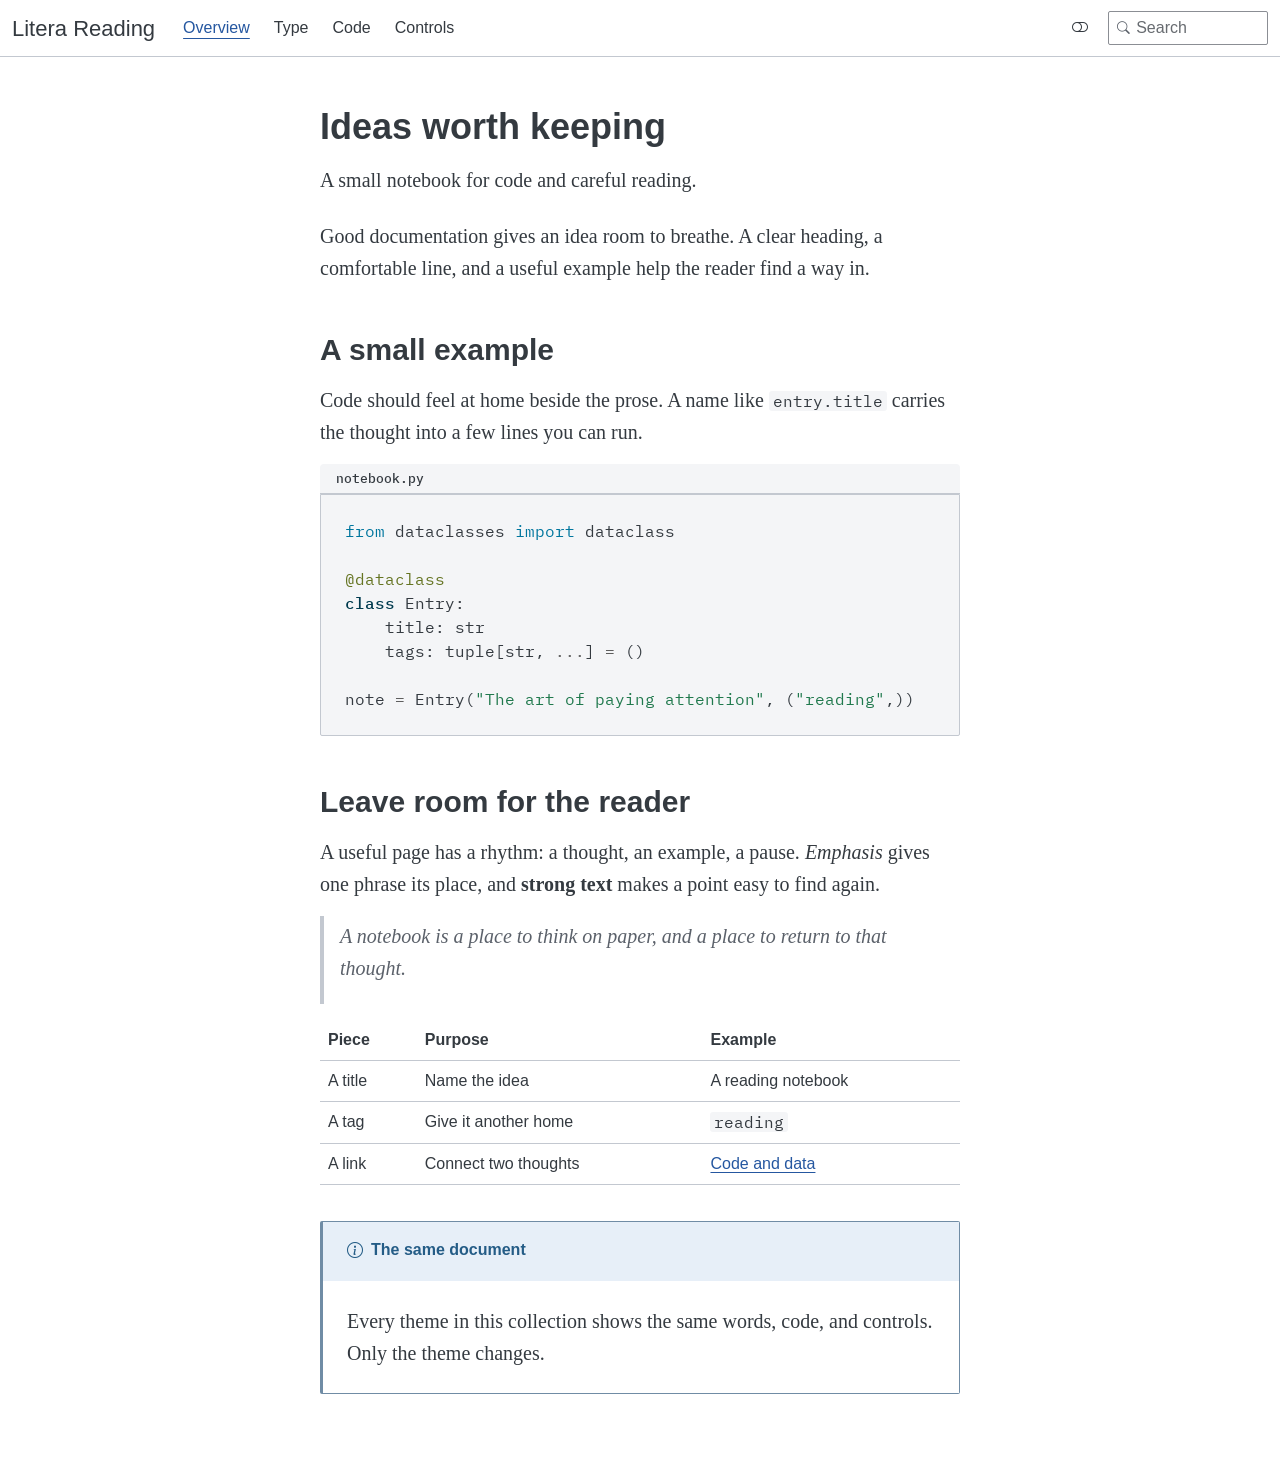
<file: index.html>
<!doctype html><html lang="en"><head><meta charset="utf-8"><meta name="generator" content="smalldocs-0.3.1"><meta name="viewport" content="width=device-width, initial-scale=1.0, user-scalable=yes"><title>Ideas worth keeping – Litera Reading</title><link rel="stylesheet" href="site_libs/themes/litera-reading/litera-reading-light.css" data-mode="light" class="quarto-color-scheme" id="quarto-bootstrap-light" media="not all and (prefers-color-scheme: dark)"><link rel="stylesheet" href="site_libs/themes/litera-reading/litera-reading-dark.css" data-mode="dark" class="quarto-color-scheme quarto-color-alternate" id="quarto-bootstrap-dark" media="(prefers-color-scheme: dark)"><link rel="stylesheet" href="site_libs/bootstrap-icons/bootstrap-icons.min.css"><link rel="stylesheet" href="site_libs/smalldocs.css"><meta name="smalldocs:offset" content="./"><script src="site_libs/bootstrap/bootstrap.bundle.min.js"></script><script src="site_libs/fuse/fuse.min.js"></script><script src="site_libs/smalldocs.js" defer></script><script>(function(){var d=document.documentElement,s=null;try{s=localStorage.getItem('smalldocs-scheme')}catch(e){}var alt=s?s==='alternate':!!(window.matchMedia&&matchMedia('(prefers-color-scheme: dark)').matches);var ls=document.querySelectorAll('link.quarto-color-scheme');if(alt)d.dataset.scheme='alternate';if(s)ls.forEach(function(l){var on=l.classList.contains('quarto-color-alternate')===alt;if(on)l.setAttribute('blocking','render');l.media=on?'all':'not all'});var on=ls[alt?1:0];if(on&&on.dataset.mode==='dark')d.classList.add('quarto-dark')})();</script></head><body class="nav-fixed fullcontent"><header id="quarto-header" class="headroom sticky-top"><nav class="navbar navbar-expand-lg sd-navbar-default"><div class="navbar-container container-fluid"><div class="navbar-brand-container mx-auto"><a class="navbar-brand" href="index.html"><span class="navbar-title">Litera Reading</span></a></div><button class="navbar-toggler" type="button" data-bs-toggle="collapse" data-bs-target="#navbarCollapse" aria-controls="navbarCollapse" aria-expanded="false" aria-label="Toggle navigation"><span class="navbar-toggler-icon"></span></button><div class="collapse navbar-collapse" id="navbarCollapse"><ul class="navbar-nav navbar-nav-scroll me-auto"><li class="nav-item"><a class="nav-link active" href="index.html" aria-current="page"><span class="menu-text">Overview</span></a></li><li class="nav-item"><a class="nav-link" href="typography.html"><span class="menu-text">Type</span></a></li><li class="nav-item"><a class="nav-link" href="code.html"><span class="menu-text">Code</span></a></li><li class="nav-item"><a class="nav-link" href="components.html"><span class="menu-text">Controls</span></a></li></ul><ul class="navbar-nav navbar-nav-scroll ms-auto"><li class="nav-item compact"><a class="quarto-color-scheme-toggle nav-link" href="" title="Toggle dark mode" onclick="window.smalldocsToggleScheme(); return false;"><i class="bi"></i></a></li></ul><div class="quarto-navbar-tools"><div class="smalldocs-search" id="quarto-search"><i class="bi bi-search" aria-hidden="true"></i><input type="search" class="form-control form-control-sm" placeholder="Search" aria-label="Search" autocomplete="off"><div class="smalldocs-search-results dropdown-menu"></div></div></div></div></div></nav></header><div id="quarto-content" class="quarto-container page-columns page-rows-contents page-layout-article"><main class="content" id="quarto-document-content"><header id="title-block-header" class="quarto-title-block default"><div class="quarto-title"><h1 class="title">Ideas worth keeping</h1><p class="subtitle lead">A small notebook for code and careful reading.</p></div><div class="quarto-title-meta"></div></header><p>Good documentation gives an idea room to breathe. A clear heading, a comfortable
line, and a useful example help the reader find a way in.</p>
<section id="a-small-example" class="level2">
<h2 class="anchored" data-anchor-id="a-small-example">A small example</h2>
<p>Code should feel at home beside the prose. A name like <code>entry.title</code> carries
the thought into a few lines you can run.</p>
<div class="code-with-filename"><div class="code-with-filename-file"><pre><strong>notebook.py</strong></pre></div><div class="code-copy-outer-scaffold"><div class="sourceCode" id="cb1"><pre class="sourceCode python code-with-copy"><code class="sourceCode python"><span class="im">from</span> dataclasses <span class="im">import</span> dataclass

<span class="at">@dataclass</span>
<span class="kw">class</span> Entry:
    title: <span class="bu">str</span>
    tags: <span class="bu">tuple</span>[<span class="bu">str</span>, <span class="op">.</span><span class="op">.</span><span class="op">.</span>] <span class="op">=</span> ()

note <span class="op">=</span> Entry(<span class="st">&quot;</span><span class="st">The art of paying attention</span><span class="st">&quot;</span>, (<span class="st">&quot;</span><span class="st">reading</span><span class="st">&quot;</span>,))</code></pre></div><button title="Copy to Clipboard" class="code-copy-button"><i class="bi"></i></button></div></div>
</section>
<section id="leave-room-for-the-reader" class="level2">
<h2 class="anchored" data-anchor-id="leave-room-for-the-reader">Leave room for the reader</h2>
<p>A useful page has a rhythm: a thought, an example, a pause. <em>Emphasis</em> gives
one phrase its place, and <strong>strong text</strong> makes a point easy to find again.</p>
<blockquote>
<p>A notebook is a place to think on paper, and a place to return to that thought.</p>
</blockquote>
<div class="sd-table">
<table class="caption-top table">
<thead>
<tr>
<th style="text-align:left">Piece</th>
<th style="text-align:left">Purpose</th>
<th style="text-align:left">Example</th>
</tr>
</thead>
<tbody>
<tr>
<td style="text-align:left">A title</td>
<td style="text-align:left">Name the idea</td>
<td style="text-align:left">A reading notebook</td>
</tr>
<tr>
<td style="text-align:left">A tag</td>
<td style="text-align:left">Give it another home</td>
<td style="text-align:left"><code>reading</code></td>
</tr>
<tr>
<td style="text-align:left">A link</td>
<td style="text-align:left">Connect two thoughts</td>
<td style="text-align:left"><a href="code.html">Code and data</a></td>
</tr>
</tbody>
</table>
</div>
<div class="callout callout-style-default callout-note callout-titled"><div class="callout-header d-flex align-content-center"><div class="callout-icon-container"><i class="callout-icon"></i></div><div class="callout-title-container flex-fill">The same document</div></div><div class="callout-body-container callout-body">
<p>Every theme in this collection shows the same words, code, and controls.
Only the theme changes.</p>
</div></div>
</section>
</main></div><script>
document.addEventListener('DOMContentLoaded', () => {
  const desired = new URLSearchParams(location.search).get('mode');
  const paired = document.querySelectorAll('link.quarto-color-scheme').length > 1;
  if (paired && ['light','dark'].includes(desired) &&
      (document.documentElement.dataset.scheme === 'alternate') !== (desired === 'dark')) {
    window.smalldocsToggleScheme();
  }
  if (parent !== window) {
    // Navigation within a specimen can be applied to all cards by the gallery.
    document.addEventListener('click', event => {
      const link = event.target.closest('a[href]');
      if (!link) return;
      const url = new URL(link.href, location.href);
      const page = url.pathname.split('/').pop();
      if (url.origin === location.origin && ['index.html','typography.html','code.html','components.html'].includes(page) && !url.hash) {
        event.preventDefault();
        parent.postMessage({type:'specimen-page',page}, location.origin);
      }
    });
  }
});
</script>
</body></html>
</file>
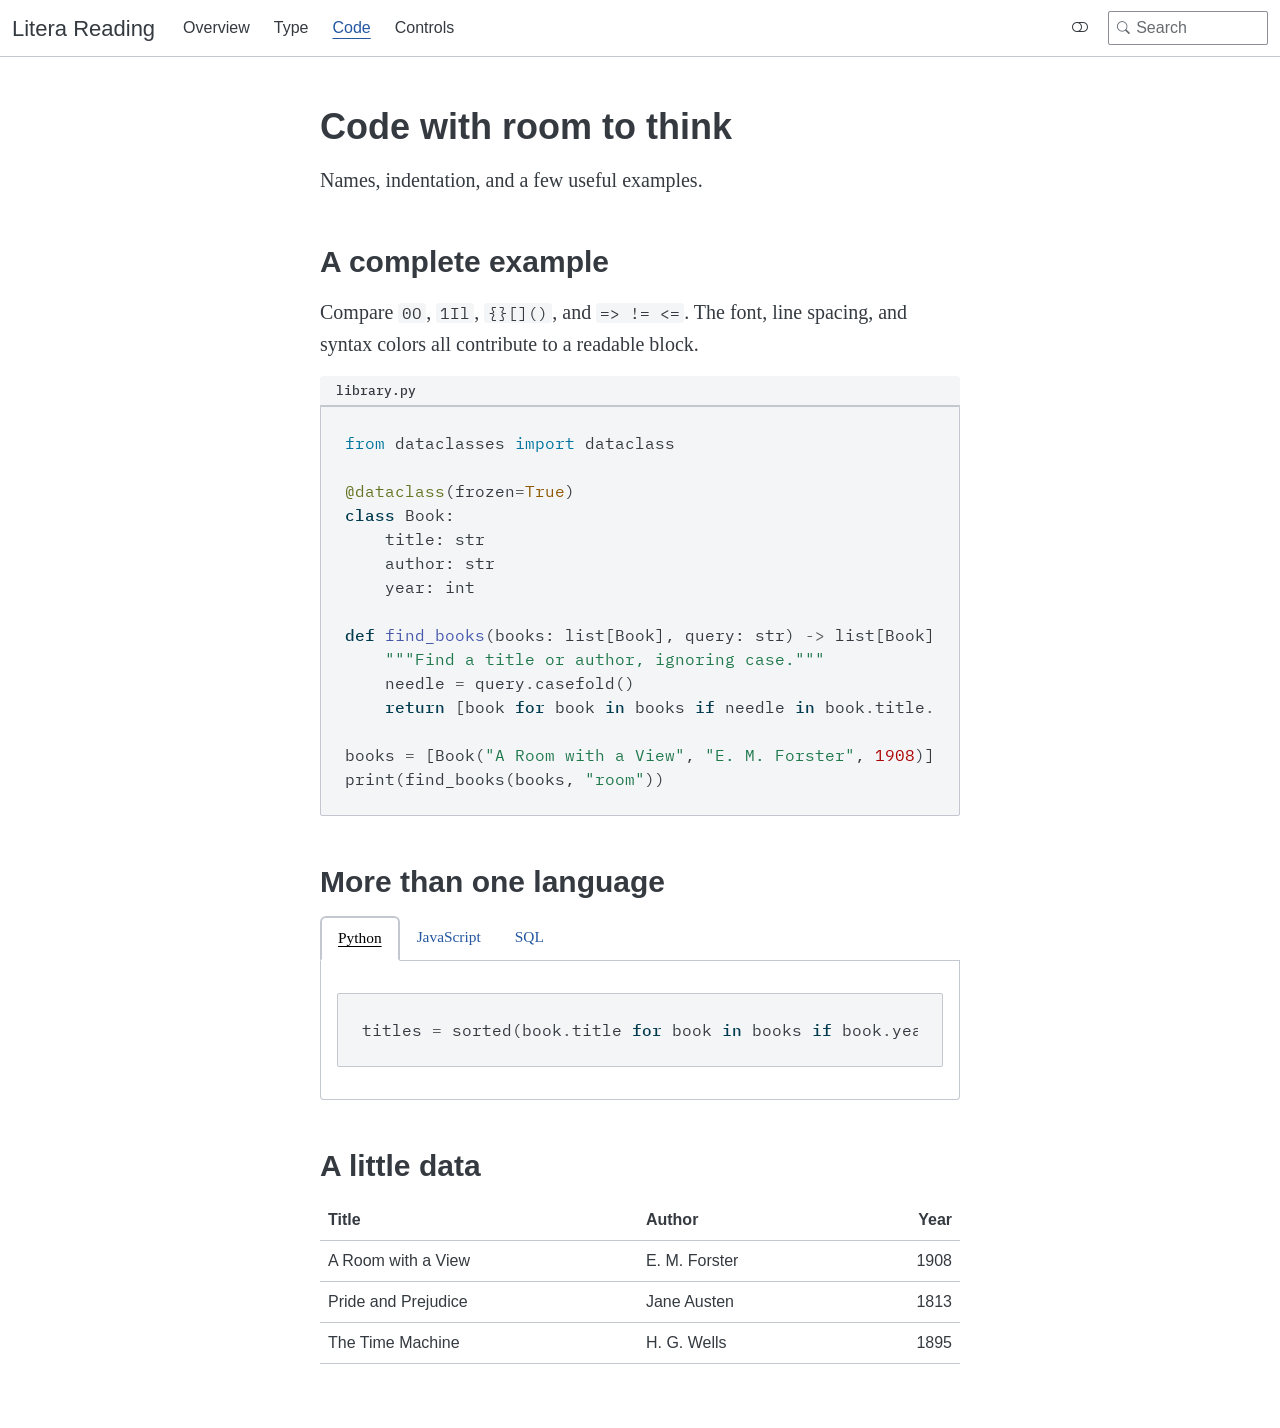
<file: code.html>
<!doctype html><html lang="en"><head><meta charset="utf-8"><meta name="generator" content="smalldocs-0.3.1"><meta name="viewport" content="width=device-width, initial-scale=1.0, user-scalable=yes"><title>Code with room to think – Litera Reading</title><link rel="stylesheet" href="site_libs/themes/litera-reading/litera-reading-light.css" data-mode="light" class="quarto-color-scheme" id="quarto-bootstrap-light" media="not all and (prefers-color-scheme: dark)"><link rel="stylesheet" href="site_libs/themes/litera-reading/litera-reading-dark.css" data-mode="dark" class="quarto-color-scheme quarto-color-alternate" id="quarto-bootstrap-dark" media="(prefers-color-scheme: dark)"><link rel="stylesheet" href="site_libs/bootstrap-icons/bootstrap-icons.min.css"><link rel="stylesheet" href="site_libs/smalldocs.css"><meta name="smalldocs:offset" content="./"><script src="site_libs/bootstrap/bootstrap.bundle.min.js"></script><script src="site_libs/fuse/fuse.min.js"></script><script src="site_libs/smalldocs.js" defer></script><script>(function(){var d=document.documentElement,s=null;try{s=localStorage.getItem('smalldocs-scheme')}catch(e){}var alt=s?s==='alternate':!!(window.matchMedia&&matchMedia('(prefers-color-scheme: dark)').matches);var ls=document.querySelectorAll('link.quarto-color-scheme');if(alt)d.dataset.scheme='alternate';if(s)ls.forEach(function(l){var on=l.classList.contains('quarto-color-alternate')===alt;if(on)l.setAttribute('blocking','render');l.media=on?'all':'not all'});var on=ls[alt?1:0];if(on&&on.dataset.mode==='dark')d.classList.add('quarto-dark')})();</script></head><body class="nav-fixed fullcontent"><header id="quarto-header" class="headroom sticky-top"><nav class="navbar navbar-expand-lg sd-navbar-default"><div class="navbar-container container-fluid"><div class="navbar-brand-container mx-auto"><a class="navbar-brand" href="index.html"><span class="navbar-title">Litera Reading</span></a></div><button class="navbar-toggler" type="button" data-bs-toggle="collapse" data-bs-target="#navbarCollapse" aria-controls="navbarCollapse" aria-expanded="false" aria-label="Toggle navigation"><span class="navbar-toggler-icon"></span></button><div class="collapse navbar-collapse" id="navbarCollapse"><ul class="navbar-nav navbar-nav-scroll me-auto"><li class="nav-item"><a class="nav-link" href="index.html"><span class="menu-text">Overview</span></a></li><li class="nav-item"><a class="nav-link" href="typography.html"><span class="menu-text">Type</span></a></li><li class="nav-item"><a class="nav-link active" href="code.html" aria-current="page"><span class="menu-text">Code</span></a></li><li class="nav-item"><a class="nav-link" href="components.html"><span class="menu-text">Controls</span></a></li></ul><ul class="navbar-nav navbar-nav-scroll ms-auto"><li class="nav-item compact"><a class="quarto-color-scheme-toggle nav-link" href="" title="Toggle dark mode" onclick="window.smalldocsToggleScheme(); return false;"><i class="bi"></i></a></li></ul><div class="quarto-navbar-tools"><div class="smalldocs-search" id="quarto-search"><i class="bi bi-search" aria-hidden="true"></i><input type="search" class="form-control form-control-sm" placeholder="Search" aria-label="Search" autocomplete="off"><div class="smalldocs-search-results dropdown-menu"></div></div></div></div></div></nav></header><div id="quarto-content" class="quarto-container page-columns page-rows-contents page-layout-article"><main class="content" id="quarto-document-content"><header id="title-block-header" class="quarto-title-block default"><div class="quarto-title"><h1 class="title">Code with room to think</h1><p class="subtitle lead">Names, indentation, and a few useful examples.</p></div><div class="quarto-title-meta"></div></header><section id="a-complete-example" class="level2">
<h2 class="anchored" data-anchor-id="a-complete-example">A complete example</h2>
<p>Compare <code>0O</code>, <code>1Il</code>, <code>{}[]()</code>, and <code>=&gt; != &lt;=</code>. The font, line spacing, and
syntax colors all contribute to a readable block.</p>
<div class="code-with-filename"><div class="code-with-filename-file"><pre><strong>library.py</strong></pre></div><div class="code-copy-outer-scaffold"><div class="sourceCode" id="cb1"><pre class="sourceCode python code-with-copy"><code class="sourceCode python"><span class="im">from</span> dataclasses <span class="im">import</span> dataclass

<span class="at">@dataclass</span>(frozen<span class="op">=</span><span class="cn">True</span>)
<span class="kw">class</span> Book:
    title: <span class="bu">str</span>
    author: <span class="bu">str</span>
    year: <span class="bu">int</span>

<span class="kw">def</span> <span class="fu">find_books</span>(books: <span class="bu">list</span>[Book], query: <span class="bu">str</span>) <span class="op">-</span><span class="op">&gt;</span> <span class="bu">list</span>[Book]:
    <span class="st">&quot;&quot;&quot;Find a title or author, ignoring case.&quot;&quot;&quot;</span>
    needle <span class="op">=</span> query<span class="op">.</span>casefold()
    <span class="cf">return</span> [book <span class="cf">for</span> book <span class="kw">in</span> books <span class="cf">if</span> needle <span class="kw">in</span> book<span class="op">.</span>title<span class="op">.</span>casefold()]

books <span class="op">=</span> [Book(<span class="st">&quot;</span><span class="st">A Room with a View</span><span class="st">&quot;</span>, <span class="st">&quot;</span><span class="st">E. M. Forster</span><span class="st">&quot;</span>, <span class="dv">1908</span>)]
<span class="bu">print</span>(find_books(books, <span class="st">&quot;</span><span class="st">room</span><span class="st">&quot;</span>))</code></pre></div><button title="Copy to Clipboard" class="code-copy-button"><i class="bi"></i></button></div></div>
</section>
<section id="more-than-one-language" class="level2">
<h2 class="anchored" data-anchor-id="more-than-one-language">More than one language</h2>
<div class="panel-tabset"><ul class="nav nav-tabs" role="tablist"><li class="nav-item" role="presentation"><a class="nav-link active" id="tabset-1-1-tab" data-bs-toggle="tab" data-bs-target="#tabset-1-1" role="tab" aria-controls="tabset-1-1" aria-selected="true" href="">Python</a></li><li class="nav-item" role="presentation"><a class="nav-link" id="tabset-1-2-tab" data-bs-toggle="tab" data-bs-target="#tabset-1-2" role="tab" aria-controls="tabset-1-2" aria-selected="false" href="">JavaScript</a></li><li class="nav-item" role="presentation"><a class="nav-link" id="tabset-1-3-tab" data-bs-toggle="tab" data-bs-target="#tabset-1-3" role="tab" aria-controls="tabset-1-3" aria-selected="false" href="">SQL</a></li></ul><div class="tab-content">
<div id="tabset-1-1" class="tab-pane active" role="tabpanel" aria-labelledby="tabset-1-1-tab">
<div class="code-copy-outer-scaffold"><div class="sourceCode" id="cb2"><pre class="sourceCode python code-with-copy"><code class="sourceCode python">titles <span class="op">=</span> <span class="bu">sorted</span>(book<span class="op">.</span>title <span class="cf">for</span> book <span class="kw">in</span> books <span class="cf">if</span> book<span class="op">.</span>year <span class="op">&lt;</span> <span class="dv">1920</span>)</code></pre></div><button title="Copy to Clipboard" class="code-copy-button"><i class="bi"></i></button></div>
</div>
<div id="tabset-1-2" class="tab-pane" role="tabpanel" aria-labelledby="tabset-1-2-tab">
<div class="code-copy-outer-scaffold"><div class="sourceCode" id="cb3"><pre class="sourceCode javascript code-with-copy"><code class="sourceCode javascript"><span class="kw">const</span> titles <span class="op">=</span> books.filter(book =&gt; book.year <span class="op">&lt;</span> <span class="fl">1920</span>)
  .map(book =&gt; book.title).sort();</code></pre></div><button title="Copy to Clipboard" class="code-copy-button"><i class="bi"></i></button></div>
</div>
<div id="tabset-1-3" class="tab-pane" role="tabpanel" aria-labelledby="tabset-1-3-tab">
<div class="code-copy-outer-scaffold"><div class="sourceCode" id="cb4"><pre class="sourceCode sql code-with-copy"><code class="sourceCode sql"><span class="kw">SELECT</span> title, author <span class="kw">FROM</span> books <span class="kw">WHERE</span> <span class="kw">year</span> <span class="op">&lt;</span> <span class="dv">1920</span> <span class="kw">ORDER</span> <span class="kw">BY</span> title;</code></pre></div><button title="Copy to Clipboard" class="code-copy-button"><i class="bi"></i></button></div>
</div>
</div></div>
</section>
<section id="a-little-data" class="level2">
<h2 class="anchored" data-anchor-id="a-little-data">A little data</h2>
<div class="sd-table">
<table class="caption-top table">
<thead>
<tr>
<th style="text-align:left">Title</th>
<th style="text-align:left">Author</th>
<th style="text-align:right">Year</th>
</tr>
</thead>
<tbody>
<tr>
<td style="text-align:left">A Room with a View</td>
<td style="text-align:left">E. M. Forster</td>
<td style="text-align:right">1908</td>
</tr>
<tr>
<td style="text-align:left">Pride and Prejudice</td>
<td style="text-align:left">Jane Austen</td>
<td style="text-align:right">1813</td>
</tr>
<tr>
<td style="text-align:left">The Time Machine</td>
<td style="text-align:left">H. G. Wells</td>
<td style="text-align:right">1895</td>
</tr>
</tbody>
</table>
</div>
</section>
</main></div><script>
document.addEventListener('DOMContentLoaded', () => {
  const desired = new URLSearchParams(location.search).get('mode');
  const paired = document.querySelectorAll('link.quarto-color-scheme').length > 1;
  if (paired && ['light','dark'].includes(desired) &&
      (document.documentElement.dataset.scheme === 'alternate') !== (desired === 'dark')) {
    window.smalldocsToggleScheme();
  }
  if (parent !== window) {
    // Navigation within a specimen can be applied to all cards by the gallery.
    document.addEventListener('click', event => {
      const link = event.target.closest('a[href]');
      if (!link) return;
      const url = new URL(link.href, location.href);
      const page = url.pathname.split('/').pop();
      if (url.origin === location.origin && ['index.html','typography.html','code.html','components.html'].includes(page) && !url.hash) {
        event.preventDefault();
        parent.postMessage({type:'specimen-page',page}, location.origin);
      }
    });
  }
});
</script>
</body></html>
</file>
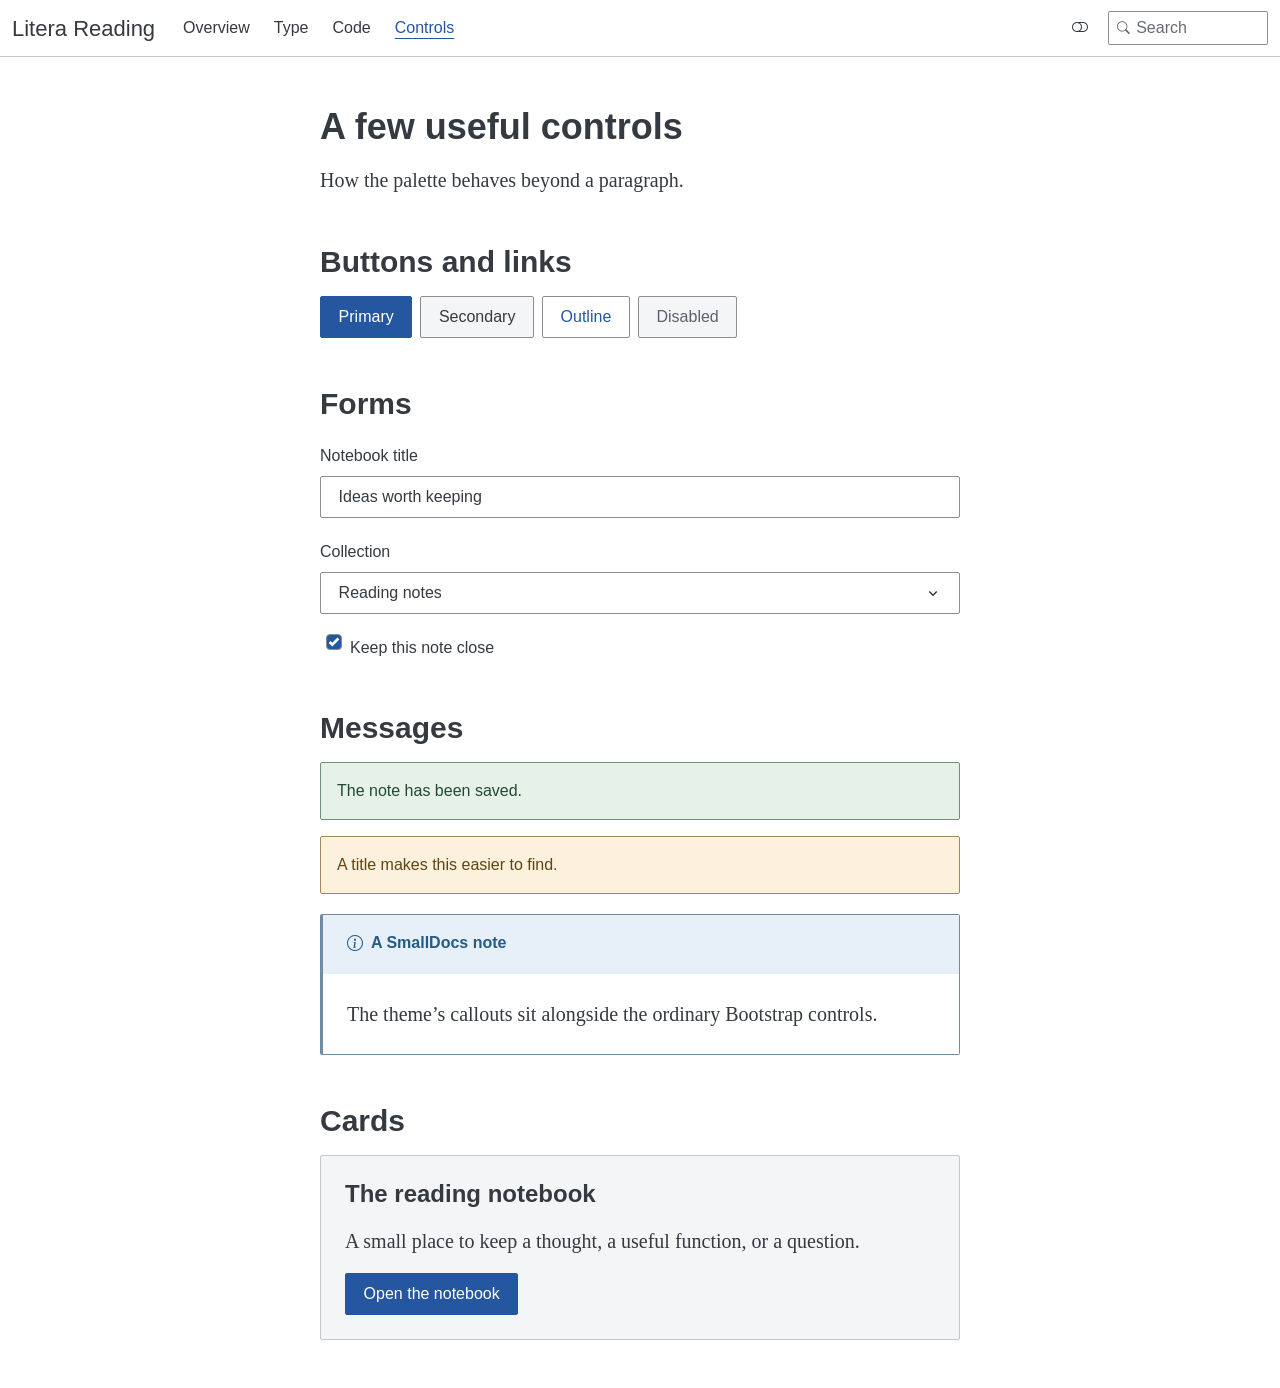
<file: components.html>
<!doctype html><html lang="en"><head><meta charset="utf-8"><meta name="generator" content="smalldocs-0.3.1"><meta name="viewport" content="width=device-width, initial-scale=1.0, user-scalable=yes"><title>A few useful controls – Litera Reading</title><link rel="stylesheet" href="site_libs/themes/litera-reading/litera-reading-light.css" data-mode="light" class="quarto-color-scheme" id="quarto-bootstrap-light" media="not all and (prefers-color-scheme: dark)"><link rel="stylesheet" href="site_libs/themes/litera-reading/litera-reading-dark.css" data-mode="dark" class="quarto-color-scheme quarto-color-alternate" id="quarto-bootstrap-dark" media="(prefers-color-scheme: dark)"><link rel="stylesheet" href="site_libs/bootstrap-icons/bootstrap-icons.min.css"><link rel="stylesheet" href="site_libs/smalldocs.css"><meta name="smalldocs:offset" content="./"><script src="site_libs/bootstrap/bootstrap.bundle.min.js"></script><script src="site_libs/fuse/fuse.min.js"></script><script src="site_libs/smalldocs.js" defer></script><script>(function(){var d=document.documentElement,s=null;try{s=localStorage.getItem('smalldocs-scheme')}catch(e){}var alt=s?s==='alternate':!!(window.matchMedia&&matchMedia('(prefers-color-scheme: dark)').matches);var ls=document.querySelectorAll('link.quarto-color-scheme');if(alt)d.dataset.scheme='alternate';if(s)ls.forEach(function(l){var on=l.classList.contains('quarto-color-alternate')===alt;if(on)l.setAttribute('blocking','render');l.media=on?'all':'not all'});var on=ls[alt?1:0];if(on&&on.dataset.mode==='dark')d.classList.add('quarto-dark')})();</script></head><body class="nav-fixed fullcontent"><header id="quarto-header" class="headroom sticky-top"><nav class="navbar navbar-expand-lg sd-navbar-default"><div class="navbar-container container-fluid"><div class="navbar-brand-container mx-auto"><a class="navbar-brand" href="index.html"><span class="navbar-title">Litera Reading</span></a></div><button class="navbar-toggler" type="button" data-bs-toggle="collapse" data-bs-target="#navbarCollapse" aria-controls="navbarCollapse" aria-expanded="false" aria-label="Toggle navigation"><span class="navbar-toggler-icon"></span></button><div class="collapse navbar-collapse" id="navbarCollapse"><ul class="navbar-nav navbar-nav-scroll me-auto"><li class="nav-item"><a class="nav-link" href="index.html"><span class="menu-text">Overview</span></a></li><li class="nav-item"><a class="nav-link" href="typography.html"><span class="menu-text">Type</span></a></li><li class="nav-item"><a class="nav-link" href="code.html"><span class="menu-text">Code</span></a></li><li class="nav-item"><a class="nav-link active" href="components.html" aria-current="page"><span class="menu-text">Controls</span></a></li></ul><ul class="navbar-nav navbar-nav-scroll ms-auto"><li class="nav-item compact"><a class="quarto-color-scheme-toggle nav-link" href="" title="Toggle dark mode" onclick="window.smalldocsToggleScheme(); return false;"><i class="bi"></i></a></li></ul><div class="quarto-navbar-tools"><div class="smalldocs-search" id="quarto-search"><i class="bi bi-search" aria-hidden="true"></i><input type="search" class="form-control form-control-sm" placeholder="Search" aria-label="Search" autocomplete="off"><div class="smalldocs-search-results dropdown-menu"></div></div></div></div></div></nav></header><div id="quarto-content" class="quarto-container page-columns page-rows-contents page-layout-article"><main class="content" id="quarto-document-content"><header id="title-block-header" class="quarto-title-block default"><div class="quarto-title"><h1 class="title">A few useful controls</h1><p class="subtitle lead">How the palette behaves beyond a paragraph.</p></div><div class="quarto-title-meta"></div></header><section id="buttons-and-links" class="level2">
<h2 class="anchored" data-anchor-id="buttons-and-links">Buttons and links</h2>
<div class="d-flex flex-wrap gap-2 mb-4">
<button type="button" class="btn btn-primary" onclick="this.textContent='Selected'">Primary</button>
<button type="button" class="btn btn-secondary" onclick="this.textContent='Selected'">Secondary</button>
<button type="button" class="btn btn-outline-primary" onclick="this.textContent='Selected'">Outline</button>
<button type="button" class="btn btn-primary" disabled>Disabled</button>
</div>
</section>
<section id="forms" class="level2">
<h2 class="anchored" data-anchor-id="forms">Forms</h2>
<div class="mb-3"><label class="form-label" for="example-title">Notebook title</label><input class="form-control" id="example-title" value="Ideas worth keeping"></div>
<div class="mb-3"><label class="form-label" for="example-kind">Collection</label><select class="form-select" id="example-kind"><option>Reading notes</option><option>Code examples</option><option>Working ideas</option></select></div>
<div class="form-check mb-4"><input class="form-check-input" type="checkbox" id="example-check" checked><label class="form-check-label" for="example-check">Keep this note close</label></div>
</section>
<section id="messages" class="level2">
<h2 class="anchored" data-anchor-id="messages">Messages</h2>
<div class="alert alert-success" role="status">The note has been saved.</div>
<div class="alert alert-warning" role="note">A title makes this easier to find.</div>
<div class="callout callout-style-default callout-note callout-titled"><div class="callout-header d-flex align-content-center"><div class="callout-icon-container"><i class="callout-icon"></i></div><div class="callout-title-container flex-fill">A SmallDocs note</div></div><div class="callout-body-container callout-body">
<p>The theme’s callouts sit alongside the ordinary Bootstrap controls.</p>
</div></div>
</section>
<section id="cards" class="level2">
<h2 class="anchored" data-anchor-id="cards">Cards</h2>
<div class="card"><div class="card-body"><h3 class="card-title mt-0">The reading notebook</h3><p class="card-text">A small place to keep a thought, a useful function, or a question.</p><a href="index.html" class="btn btn-primary">Open the notebook</a></div></div>
</section>
</main></div><script>
document.addEventListener('DOMContentLoaded', () => {
  const desired = new URLSearchParams(location.search).get('mode');
  const paired = document.querySelectorAll('link.quarto-color-scheme').length > 1;
  if (paired && ['light','dark'].includes(desired) &&
      (document.documentElement.dataset.scheme === 'alternate') !== (desired === 'dark')) {
    window.smalldocsToggleScheme();
  }
  if (parent !== window) {
    // Navigation within a specimen can be applied to all cards by the gallery.
    document.addEventListener('click', event => {
      const link = event.target.closest('a[href]');
      if (!link) return;
      const url = new URL(link.href, location.href);
      const page = url.pathname.split('/').pop();
      if (url.origin === location.origin && ['index.html','typography.html','code.html','components.html'].includes(page) && !url.hash) {
        event.preventDefault();
        parent.postMessage({type:'specimen-page',page}, location.origin);
      }
    });
  }
});
</script>
</body></html>
</file>
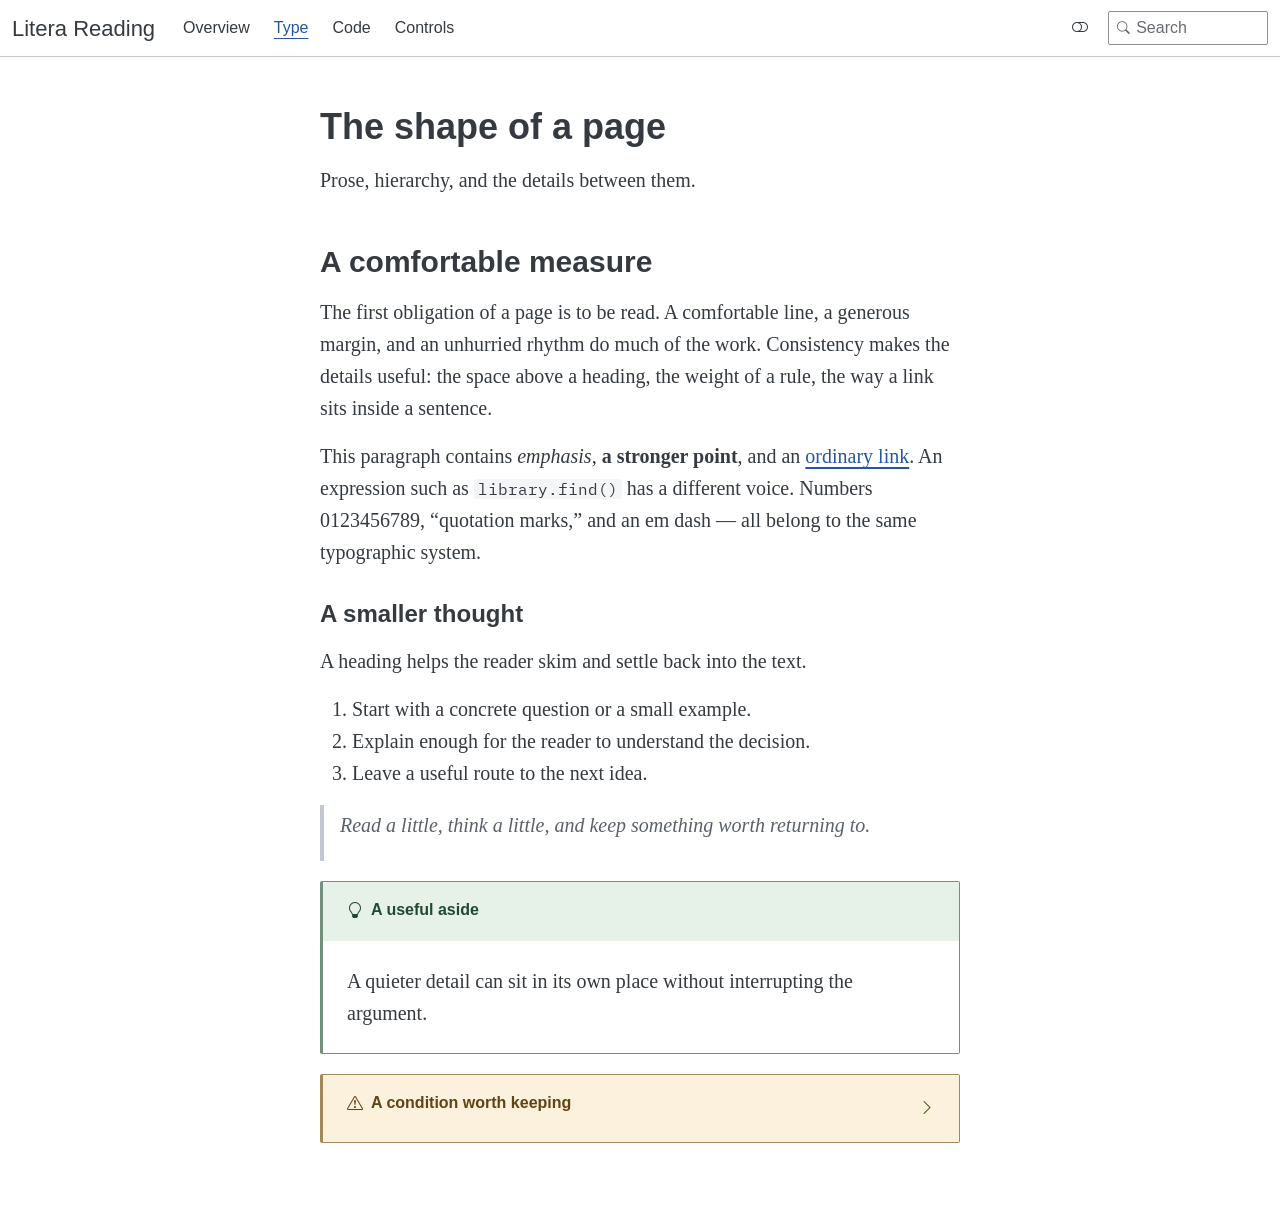
<file: typography.html>
<!doctype html><html lang="en"><head><meta charset="utf-8"><meta name="generator" content="smalldocs-0.3.1"><meta name="viewport" content="width=device-width, initial-scale=1.0, user-scalable=yes"><title>The shape of a page – Litera Reading</title><link rel="stylesheet" href="site_libs/themes/litera-reading/litera-reading-light.css" data-mode="light" class="quarto-color-scheme" id="quarto-bootstrap-light" media="not all and (prefers-color-scheme: dark)"><link rel="stylesheet" href="site_libs/themes/litera-reading/litera-reading-dark.css" data-mode="dark" class="quarto-color-scheme quarto-color-alternate" id="quarto-bootstrap-dark" media="(prefers-color-scheme: dark)"><link rel="stylesheet" href="site_libs/bootstrap-icons/bootstrap-icons.min.css"><link rel="stylesheet" href="site_libs/smalldocs.css"><meta name="smalldocs:offset" content="./"><script src="site_libs/bootstrap/bootstrap.bundle.min.js"></script><script src="site_libs/fuse/fuse.min.js"></script><script src="site_libs/smalldocs.js" defer></script><script>(function(){var d=document.documentElement,s=null;try{s=localStorage.getItem('smalldocs-scheme')}catch(e){}var alt=s?s==='alternate':!!(window.matchMedia&&matchMedia('(prefers-color-scheme: dark)').matches);var ls=document.querySelectorAll('link.quarto-color-scheme');if(alt)d.dataset.scheme='alternate';if(s)ls.forEach(function(l){var on=l.classList.contains('quarto-color-alternate')===alt;if(on)l.setAttribute('blocking','render');l.media=on?'all':'not all'});var on=ls[alt?1:0];if(on&&on.dataset.mode==='dark')d.classList.add('quarto-dark')})();</script></head><body class="nav-fixed fullcontent"><header id="quarto-header" class="headroom sticky-top"><nav class="navbar navbar-expand-lg sd-navbar-default"><div class="navbar-container container-fluid"><div class="navbar-brand-container mx-auto"><a class="navbar-brand" href="index.html"><span class="navbar-title">Litera Reading</span></a></div><button class="navbar-toggler" type="button" data-bs-toggle="collapse" data-bs-target="#navbarCollapse" aria-controls="navbarCollapse" aria-expanded="false" aria-label="Toggle navigation"><span class="navbar-toggler-icon"></span></button><div class="collapse navbar-collapse" id="navbarCollapse"><ul class="navbar-nav navbar-nav-scroll me-auto"><li class="nav-item"><a class="nav-link" href="index.html"><span class="menu-text">Overview</span></a></li><li class="nav-item"><a class="nav-link active" href="typography.html" aria-current="page"><span class="menu-text">Type</span></a></li><li class="nav-item"><a class="nav-link" href="code.html"><span class="menu-text">Code</span></a></li><li class="nav-item"><a class="nav-link" href="components.html"><span class="menu-text">Controls</span></a></li></ul><ul class="navbar-nav navbar-nav-scroll ms-auto"><li class="nav-item compact"><a class="quarto-color-scheme-toggle nav-link" href="" title="Toggle dark mode" onclick="window.smalldocsToggleScheme(); return false;"><i class="bi"></i></a></li></ul><div class="quarto-navbar-tools"><div class="smalldocs-search" id="quarto-search"><i class="bi bi-search" aria-hidden="true"></i><input type="search" class="form-control form-control-sm" placeholder="Search" aria-label="Search" autocomplete="off"><div class="smalldocs-search-results dropdown-menu"></div></div></div></div></div></nav></header><div id="quarto-content" class="quarto-container page-columns page-rows-contents page-layout-article"><main class="content" id="quarto-document-content"><header id="title-block-header" class="quarto-title-block default"><div class="quarto-title"><h1 class="title">The shape of a page</h1><p class="subtitle lead">Prose, hierarchy, and the details between them.</p></div><div class="quarto-title-meta"></div></header><section id="a-comfortable-measure" class="level2">
<h2 class="anchored" data-anchor-id="a-comfortable-measure">A comfortable measure</h2>
<p>The first obligation of a page is to be read. A comfortable line, a generous
margin, and an unhurried rhythm do much of the work. Consistency makes the
details useful: the space above a heading, the weight of a rule, the way a
link sits inside a sentence.</p>
<p>This paragraph contains <em>emphasis</em>, <strong>a stronger point</strong>, and an
<a href="code.html">ordinary link</a>. An expression such as <code>library.find()</code> has a
different voice. Numbers 0123456789, “quotation marks,” and an em dash — all
belong to the same typographic system.</p>
<section id="a-smaller-thought" class="level3">
<h3 class="anchored" data-anchor-id="a-smaller-thought">A smaller thought</h3>
<p>A heading helps the reader skim and settle back into the text.</p>
<ol>
<li>Start with a concrete question or a small example.</li>
<li>Explain enough for the reader to understand the decision.</li>
<li>Leave a useful route to the next idea.</li>
</ol>
<blockquote>
<p>Read a little, think a little, and keep something worth returning to.</p>
</blockquote>
<div class="callout callout-style-default callout-tip callout-titled"><div class="callout-header d-flex align-content-center"><div class="callout-icon-container"><i class="callout-icon"></i></div><div class="callout-title-container flex-fill">A useful aside</div></div><div class="callout-body-container callout-body">
<p>A quieter detail can sit in its own place without interrupting the argument.</p>
</div></div>
<div class="callout callout-style-default callout-warning callout-titled"><div class="callout-header d-flex align-content-center collapsed" data-bs-toggle="collapse" data-bs-target="#callout-2-contents" aria-expanded="false"><div class="callout-icon-container"><i class="callout-icon"></i></div><div class="callout-title-container flex-fill">A condition worth keeping</div><div class="callout-btn-toggle d-inline-block border-0 py-1 ps-1 pe-0 float-end"><i class="callout-toggle"></i></div></div><div id="callout-2-contents" class="callout-collapse collapse"><div class="callout-body-container callout-body">
<p>This note folds away until the reader needs the detail.</p>
</div></div></div>
</section>
</section>
</main></div><script>
document.addEventListener('DOMContentLoaded', () => {
  const desired = new URLSearchParams(location.search).get('mode');
  const paired = document.querySelectorAll('link.quarto-color-scheme').length > 1;
  if (paired && ['light','dark'].includes(desired) &&
      (document.documentElement.dataset.scheme === 'alternate') !== (desired === 'dark')) {
    window.smalldocsToggleScheme();
  }
  if (parent !== window) {
    // Navigation within a specimen can be applied to all cards by the gallery.
    document.addEventListener('click', event => {
      const link = event.target.closest('a[href]');
      if (!link) return;
      const url = new URL(link.href, location.href);
      const page = url.pathname.split('/').pop();
      if (url.origin === location.origin && ['index.html','typography.html','code.html','components.html'].includes(page) && !url.hash) {
        event.preventDefault();
        parent.postMessage({type:'specimen-page',page}, location.origin);
      }
    });
  }
});
</script>
</body></html>
</file>
<file: site_libs/themes/litera-reading/litera-reading-light.css>
@charset "UTF-8";/*!
 * Bootswatch v5.3.8 (https://bootswatch.com)
 * Theme: litera
 * Copyright 2012-2025 Thomas Park
 * Licensed under MIT
 * Based on Bootstrap
*//*!
 * Bootstrap  v5.3.8 (https://getbootstrap.com/)
 * Copyright 2011-2025 The Bootstrap Authors
 * Licensed under MIT (https://github.com/twbs/bootstrap/blob/main/LICENSE)
 */:root,[data-bs-theme=light]{--bs-blue:#4582ec;--bs-indigo:#6610f2;--bs-purple:#6f42c1;--bs-pink:#e83e8c;--bs-red:#d9534f;--bs-orange:#fd7e14;--bs-yellow:#f0ad4e;--bs-green:#02b875;--bs-teal:#20c997;--bs-cyan:#17a2b8;--bs-black:#000;--bs-white:#fff;--bs-gray:#868e96;--bs-gray-dark:#343a40;--bs-gray-100:#f8f9fa;--bs-gray-200:#e9ecef;--bs-gray-300:#ddd;--bs-gray-400:#ced4da;--bs-gray-500:#adb5bd;--bs-gray-600:#868e96;--bs-gray-700:#495057;--bs-gray-800:#343a40;--bs-gray-900:#212529;--bs-primary:#4582ec;--bs-secondary:#adb5bd;--bs-success:#02b875;--bs-info:#17a2b8;--bs-warning:#f0ad4e;--bs-danger:#d9534f;--bs-light:#f8f9fa;--bs-dark:#343a40;--bs-primary-rgb:69,130,236;--bs-secondary-rgb:173,181,189;--bs-success-rgb:2,184,117;--bs-info-rgb:23,162,184;--bs-warning-rgb:240,173,78;--bs-danger-rgb:217,83,79;--bs-light-rgb:248,249,250;--bs-dark-rgb:52,58,64;--bs-primary-text-emphasis:#1c345e;--bs-secondary-text-emphasis:#45484c;--bs-success-text-emphasis:#014a2f;--bs-info-text-emphasis:#09414a;--bs-warning-text-emphasis:#60451f;--bs-danger-text-emphasis:#572120;--bs-light-text-emphasis:#495057;--bs-dark-text-emphasis:#495057;--bs-primary-bg-subtle:#dae6fb;--bs-secondary-bg-subtle:#eff0f2;--bs-success-bg-subtle:#ccf1e3;--bs-info-bg-subtle:#d1ecf1;--bs-warning-bg-subtle:#fcefdc;--bs-danger-bg-subtle:#f7dddc;--bs-light-bg-subtle:#fcfcfd;--bs-dark-bg-subtle:#ced4da;--bs-primary-border-subtle:#b5cdf7;--bs-secondary-border-subtle:#dee1e5;--bs-success-border-subtle:#9ae3c8;--bs-info-border-subtle:#a2dae3;--bs-warning-border-subtle:#f9deb8;--bs-danger-border-subtle:#f0bab9;--bs-light-border-subtle:#e9ecef;--bs-dark-border-subtle:#adb5bd;--bs-white-rgb:255,255,255;--bs-black-rgb:0,0,0;--bs-font-sans-serif:-apple-system,BlinkMacSystemFont,"Segoe UI",Roboto,"Helvetica Neue",Arial,"Noto Sans",sans-serif,"Apple Color Emoji","Segoe UI Emoji","Segoe UI Symbol","Noto Color Emoji";--bs-font-monospace:SFMono-Regular,Menlo,Monaco,Consolas,"Liberation Mono","Courier New",monospace;--bs-gradient:linear-gradient(180deg, rgba(255, 255, 255, 0.15), rgba(255, 255, 255, 0));--bs-body-font-family:var(--bs-font-sans-serif);--bs-body-font-size:1.1rem;--bs-body-font-weight:400;--bs-body-line-height:1.5;--bs-body-color:#343a40;--bs-body-color-rgb:52,58,64;--bs-body-bg:#fff;--bs-body-bg-rgb:255,255,255;--bs-emphasis-color:#000;--bs-emphasis-color-rgb:0,0,0;--bs-secondary-color:rgba(52, 58, 64, 0.75);--bs-secondary-color-rgb:52,58,64;--bs-secondary-bg:#e9ecef;--bs-secondary-bg-rgb:233,236,239;--bs-tertiary-color:rgba(52, 58, 64, 0.5);--bs-tertiary-color-rgb:52,58,64;--bs-tertiary-bg:#f8f9fa;--bs-tertiary-bg-rgb:248,249,250;--bs-heading-color:inherit;--bs-link-color:#4582ec;--bs-link-color-rgb:69,130,236;--bs-link-decoration:underline;--bs-link-hover-color:#3768bd;--bs-link-hover-color-rgb:55,104,189;--bs-code-color:#e83e8c;--bs-highlight-color:#343a40;--bs-highlight-bg:#fcefdc;--bs-border-width:1px;--bs-border-style:solid;--bs-border-color:#ddd;--bs-border-color-translucent:rgba(0, 0, 0, 0.175);--bs-border-radius:0.375rem;--bs-border-radius-sm:0.25rem;--bs-border-radius-lg:0.5rem;--bs-border-radius-xl:1rem;--bs-border-radius-xxl:2rem;--bs-border-radius-2xl:var(--bs-border-radius-xxl);--bs-border-radius-pill:50rem;--bs-box-shadow:0 0.5rem 1rem rgba(0, 0, 0, 0.15);--bs-box-shadow-sm:0 0.125rem 0.25rem rgba(0, 0, 0, 0.075);--bs-box-shadow-lg:0 1rem 3rem rgba(0, 0, 0, 0.175);--bs-box-shadow-inset:inset 0 1px 2px rgba(0, 0, 0, 0.075);--bs-focus-ring-width:0.25rem;--bs-focus-ring-opacity:0.25;--bs-focus-ring-color:rgba(69, 130, 236, 0.25);--bs-form-valid-color:#02b875;--bs-form-valid-border-color:#02b875;--bs-form-invalid-color:#d9534f;--bs-form-invalid-border-color:#d9534f}[data-bs-theme=dark]{color-scheme:dark;--bs-body-color:#ddd;--bs-body-color-rgb:221,221,221;--bs-body-bg:#212529;--bs-body-bg-rgb:33,37,41;--bs-emphasis-color:#fff;--bs-emphasis-color-rgb:255,255,255;--bs-secondary-color:rgba(221, 221, 221, 0.75);--bs-secondary-color-rgb:221,221,221;--bs-secondary-bg:#343a40;--bs-secondary-bg-rgb:52,58,64;--bs-tertiary-color:rgba(221, 221, 221, 0.5);--bs-tertiary-color-rgb:221,221,221;--bs-tertiary-bg:#2b3035;--bs-tertiary-bg-rgb:43,48,53;--bs-primary-text-emphasis:#8fb4f4;--bs-secondary-text-emphasis:#ced3d7;--bs-success-text-emphasis:#67d4ac;--bs-info-text-emphasis:#74c7d4;--bs-warning-text-emphasis:#f6ce95;--bs-danger-text-emphasis:#e89895;--bs-light-text-emphasis:#f8f9fa;--bs-dark-text-emphasis:#ddd;--bs-primary-bg-subtle:#0e1a2f;--bs-secondary-bg-subtle:#232426;--bs-success-bg-subtle:#002517;--bs-info-bg-subtle:#052025;--bs-warning-bg-subtle:#302310;--bs-danger-bg-subtle:#2b1110;--bs-light-bg-subtle:#343a40;--bs-dark-bg-subtle:#1a1d20;--bs-primary-border-subtle:#294e8e;--bs-secondary-border-subtle:#686d71;--bs-success-border-subtle:#016e46;--bs-info-border-subtle:#0e616e;--bs-warning-border-subtle:#90682f;--bs-danger-border-subtle:#82322f;--bs-light-border-subtle:#495057;--bs-dark-border-subtle:#343a40;--bs-heading-color:inherit;--bs-link-color:#8fb4f4;--bs-link-hover-color:#a5c3f6;--bs-link-color-rgb:143,180,244;--bs-link-hover-color-rgb:165,195,246;--bs-code-color:#f18bba;--bs-highlight-color:#ddd;--bs-highlight-bg:#60451f;--bs-border-color:#495057;--bs-border-color-translucent:rgba(255, 255, 255, 0.15);--bs-form-valid-color:#67d4ac;--bs-form-valid-border-color:#67d4ac;--bs-form-invalid-color:#e89895;--bs-form-invalid-border-color:#e89895}*,::after,::before{box-sizing:border-box}@media (prefers-reduced-motion:no-preference){:root{scroll-behavior:smooth}}body{margin:0;font-family:var(--bs-body-font-family);font-size:var(--bs-body-font-size);font-weight:var(--bs-body-font-weight);line-height:var(--bs-body-line-height);color:var(--bs-body-color);text-align:var(--bs-body-text-align);background-color:var(--bs-body-bg);-webkit-text-size-adjust:100%;-webkit-tap-highlight-color:transparent}hr{margin:1rem 0;color:inherit;border:0;border-top:var(--bs-border-width) solid;opacity:.25}.h1,.h2,.h3,.h4,.h5,.h6,h1,h2,h3,h4,h5,h6{margin-top:0;margin-bottom:.5rem;font-weight:700;line-height:1.2;color:var(--bs-heading-color)}.h1,h1{font-size:calc(1.4rem + 1.8vw)}@media (min-width:1200px){.h1,h1{font-size:2.75rem}}.h2,h2{font-size:calc(1.345rem + 1.14vw)}@media (min-width:1200px){.h2,h2{font-size:2.2rem}}.h3,h3{font-size:calc(1.3175rem + .81vw)}@media (min-width:1200px){.h3,h3{font-size:1.925rem}}.h4,h4{font-size:calc(1.29rem + .48vw)}@media (min-width:1200px){.h4,h4{font-size:1.65rem}}.h5,h5{font-size:calc(1.2625rem + .15vw)}@media (min-width:1200px){.h5,h5{font-size:1.375rem}}.h6,h6{font-size:1.1rem}p{margin-top:0;margin-bottom:1rem}abbr[title]{-webkit-text-decoration:underline dotted;text-decoration:underline dotted;cursor:help;-webkit-text-decoration-skip-ink:none;text-decoration-skip-ink:none}address{margin-bottom:1rem;font-style:normal;line-height:inherit}ol,ul{padding-left:2rem}dl,ol,ul{margin-top:0;margin-bottom:1rem}ol ol,ol ul,ul ol,ul ul{margin-bottom:0}dt{font-weight:700}dd{margin-bottom:.5rem;margin-left:0}blockquote{margin:0 0 1rem}b,strong{font-weight:bolder}.small,small{font-size:.875em}.mark,mark{padding:.1875em;color:var(--bs-highlight-color);background-color:var(--bs-highlight-bg)}sub,sup{position:relative;font-size:.75em;line-height:0;vertical-align:baseline}sub{bottom:-.25em}sup{top:-.5em}a{color:rgba(var(--bs-link-color-rgb),var(--bs-link-opacity,1));text-decoration:underline}a:hover{--bs-link-color-rgb:var(--bs-link-hover-color-rgb)}a:not([href]):not([class]),a:not([href]):not([class]):hover{color:inherit;text-decoration:none}code,kbd,pre,samp{font-family:var(--bs-font-monospace);font-size:1em}pre{display:block;margin-top:0;margin-bottom:1rem;overflow:auto;font-size:.875em}pre code{font-size:inherit;color:inherit;word-break:normal}code{font-size:.875em;color:var(--bs-code-color);word-wrap:break-word}a>code{color:inherit}kbd{padding:.1875rem .375rem;font-size:.875em;color:var(--bs-body-bg);background-color:var(--bs-body-color);border-radius:.25rem}kbd kbd{padding:0;font-size:1em}figure{margin:0 0 1rem}img,svg{vertical-align:middle}table{caption-side:bottom;border-collapse:collapse}caption{padding-top:.5rem;padding-bottom:.5rem;color:var(--bs-secondary-color);text-align:left}th{text-align:inherit;text-align:-webkit-match-parent}tbody,td,tfoot,th,thead,tr{border-color:inherit;border-style:solid;border-width:0}label{display:inline-block}button{border-radius:0}button:focus:not(:focus-visible){outline:0}button,input,optgroup,select,textarea{margin:0;font-family:inherit;font-size:inherit;line-height:inherit}button,select{text-transform:none}[role=button]{cursor:pointer}select{word-wrap:normal}select:disabled{opacity:1}[list]:not([type=date]):not([type=datetime-local]):not([type=month]):not([type=week]):not([type=time])::-webkit-calendar-picker-indicator{display:none!important}[type=button],[type=reset],[type=submit],button{-webkit-appearance:button}[type=button]:not(:disabled),[type=reset]:not(:disabled),[type=submit]:not(:disabled),button:not(:disabled){cursor:pointer}::-moz-focus-inner{padding:0;border-style:none}textarea{resize:vertical}fieldset{min-width:0;padding:0;margin:0;border:0}legend{float:left;width:100%;padding:0;margin-bottom:.5rem;line-height:inherit;font-size:calc(1.275rem + .3vw)}@media (min-width:1200px){legend{font-size:1.5rem}}legend+*{clear:left}::-webkit-datetime-edit-day-field,::-webkit-datetime-edit-fields-wrapper,::-webkit-datetime-edit-hour-field,::-webkit-datetime-edit-minute,::-webkit-datetime-edit-month-field,::-webkit-datetime-edit-text,::-webkit-datetime-edit-year-field{padding:0}::-webkit-inner-spin-button{height:auto}[type=search]{-webkit-appearance:textfield;outline-offset:-2px}[type=search]::-webkit-search-cancel-button{cursor:pointer;filter:grayscale(1)}::-webkit-search-decoration{-webkit-appearance:none}::-webkit-color-swatch-wrapper{padding:0}::-webkit-file-upload-button{font:inherit;-webkit-appearance:button}::file-selector-button{font:inherit;-webkit-appearance:button}output{display:inline-block}iframe{border:0}summary{display:list-item;cursor:pointer}progress{vertical-align:baseline}[hidden]{display:none!important}.lead{font-size:calc(1.2625rem + .15vw);font-weight:300}@media (min-width:1200px){.lead{font-size:1.375rem}}.display-1{font-weight:300;line-height:1.2;font-size:calc(1.625rem + 4.5vw)}@media (min-width:1200px){.display-1{font-size:5rem}}.display-2{font-weight:300;line-height:1.2;font-size:calc(1.575rem + 3.9vw)}@media (min-width:1200px){.display-2{font-size:4.5rem}}.display-3{font-weight:300;line-height:1.2;font-size:calc(1.525rem + 3.3vw)}@media (min-width:1200px){.display-3{font-size:4rem}}.display-4{font-weight:300;line-height:1.2;font-size:calc(1.475rem + 2.7vw)}@media (min-width:1200px){.display-4{font-size:3.5rem}}.display-5{font-weight:300;line-height:1.2;font-size:calc(1.425rem + 2.1vw)}@media (min-width:1200px){.display-5{font-size:3rem}}.display-6{font-weight:300;line-height:1.2;font-size:calc(1.375rem + 1.5vw)}@media (min-width:1200px){.display-6{font-size:2.5rem}}.list-unstyled{padding-left:0;list-style:none}.list-inline{padding-left:0;list-style:none}.list-inline-item{display:inline-block}.list-inline-item:not(:last-child){margin-right:.5rem}.initialism{font-size:.875em;text-transform:uppercase}.blockquote{margin-bottom:1rem;font-size:calc(1.2625rem + .15vw)}@media (min-width:1200px){.blockquote{font-size:1.375rem}}.blockquote>:last-child{margin-bottom:0}.blockquote-footer{margin-top:-1rem;margin-bottom:1rem;font-size:.875em;color:#868e96}.blockquote-footer::before{content:"— "}.img-fluid{max-width:100%;height:auto}.img-thumbnail{padding:.25rem;background-color:var(--bs-body-bg);border:var(--bs-border-width) solid var(--bs-border-color);border-radius:var(--bs-border-radius);max-width:100%;height:auto}.figure{display:inline-block}.figure-img{margin-bottom:.5rem;line-height:1}.figure-caption{font-size:.875em;color:var(--bs-secondary-color)}.container,.container-fluid,.container-lg,.container-md,.container-sm,.container-xl,.container-xxl{--bs-gutter-x:1.5rem;--bs-gutter-y:0;width:100%;padding-right:calc(var(--bs-gutter-x) * .5);padding-left:calc(var(--bs-gutter-x) * .5);margin-right:auto;margin-left:auto}@media (min-width:576px){.container,.container-sm{max-width:540px}}@media (min-width:768px){.container,.container-md,.container-sm{max-width:720px}}@media (min-width:992px){.container,.container-lg,.container-md,.container-sm{max-width:960px}}@media (min-width:1200px){.container,.container-lg,.container-md,.container-sm,.container-xl{max-width:1140px}}@media (min-width:1400px){.container,.container-lg,.container-md,.container-sm,.container-xl,.container-xxl{max-width:1320px}}:root{--bs-breakpoint-xs:0;--bs-breakpoint-sm:576px;--bs-breakpoint-md:768px;--bs-breakpoint-lg:992px;--bs-breakpoint-xl:1200px;--bs-breakpoint-xxl:1400px}.row{--bs-gutter-x:1.5rem;--bs-gutter-y:0;display:flex;flex-wrap:wrap;margin-top:calc(-1 * var(--bs-gutter-y));margin-right:calc(-.5 * var(--bs-gutter-x));margin-left:calc(-.5 * var(--bs-gutter-x))}.row>*{flex-shrink:0;width:100%;max-width:100%;padding-right:calc(var(--bs-gutter-x) * .5);padding-left:calc(var(--bs-gutter-x) * .5);margin-top:var(--bs-gutter-y)}.col{flex:1 0 0}.row-cols-auto>*{flex:0 0 auto;width:auto}.row-cols-1>*{flex:0 0 auto;width:100%}.row-cols-2>*{flex:0 0 auto;width:50%}.row-cols-3>*{flex:0 0 auto;width:33.33333333%}.row-cols-4>*{flex:0 0 auto;width:25%}.row-cols-5>*{flex:0 0 auto;width:20%}.row-cols-6>*{flex:0 0 auto;width:16.66666667%}.col-auto{flex:0 0 auto;width:auto}.col-1{flex:0 0 auto;width:8.33333333%}.col-2{flex:0 0 auto;width:16.66666667%}.col-3{flex:0 0 auto;width:25%}.col-4{flex:0 0 auto;width:33.33333333%}.col-5{flex:0 0 auto;width:41.66666667%}.col-6{flex:0 0 auto;width:50%}.col-7{flex:0 0 auto;width:58.33333333%}.col-8{flex:0 0 auto;width:66.66666667%}.col-9{flex:0 0 auto;width:75%}.col-10{flex:0 0 auto;width:83.33333333%}.col-11{flex:0 0 auto;width:91.66666667%}.col-12{flex:0 0 auto;width:100%}.offset-1{margin-left:8.33333333%}.offset-2{margin-left:16.66666667%}.offset-3{margin-left:25%}.offset-4{margin-left:33.33333333%}.offset-5{margin-left:41.66666667%}.offset-6{margin-left:50%}.offset-7{margin-left:58.33333333%}.offset-8{margin-left:66.66666667%}.offset-9{margin-left:75%}.offset-10{margin-left:83.33333333%}.offset-11{margin-left:91.66666667%}.g-0,.gx-0{--bs-gutter-x:0}.g-0,.gy-0{--bs-gutter-y:0}.g-1,.gx-1{--bs-gutter-x:0.25rem}.g-1,.gy-1{--bs-gutter-y:0.25rem}.g-2,.gx-2{--bs-gutter-x:0.5rem}.g-2,.gy-2{--bs-gutter-y:0.5rem}.g-3,.gx-3{--bs-gutter-x:1rem}.g-3,.gy-3{--bs-gutter-y:1rem}.g-4,.gx-4{--bs-gutter-x:1.5rem}.g-4,.gy-4{--bs-gutter-y:1.5rem}.g-5,.gx-5{--bs-gutter-x:3rem}.g-5,.gy-5{--bs-gutter-y:3rem}@media (min-width:576px){.col-sm{flex:1 0 0}.row-cols-sm-auto>*{flex:0 0 auto;width:auto}.row-cols-sm-1>*{flex:0 0 auto;width:100%}.row-cols-sm-2>*{flex:0 0 auto;width:50%}.row-cols-sm-3>*{flex:0 0 auto;width:33.33333333%}.row-cols-sm-4>*{flex:0 0 auto;width:25%}.row-cols-sm-5>*{flex:0 0 auto;width:20%}.row-cols-sm-6>*{flex:0 0 auto;width:16.66666667%}.col-sm-auto{flex:0 0 auto;width:auto}.col-sm-1{flex:0 0 auto;width:8.33333333%}.col-sm-2{flex:0 0 auto;width:16.66666667%}.col-sm-3{flex:0 0 auto;width:25%}.col-sm-4{flex:0 0 auto;width:33.33333333%}.col-sm-5{flex:0 0 auto;width:41.66666667%}.col-sm-6{flex:0 0 auto;width:50%}.col-sm-7{flex:0 0 auto;width:58.33333333%}.col-sm-8{flex:0 0 auto;width:66.66666667%}.col-sm-9{flex:0 0 auto;width:75%}.col-sm-10{flex:0 0 auto;width:83.33333333%}.col-sm-11{flex:0 0 auto;width:91.66666667%}.col-sm-12{flex:0 0 auto;width:100%}.offset-sm-0{margin-left:0}.offset-sm-1{margin-left:8.33333333%}.offset-sm-2{margin-left:16.66666667%}.offset-sm-3{margin-left:25%}.offset-sm-4{margin-left:33.33333333%}.offset-sm-5{margin-left:41.66666667%}.offset-sm-6{margin-left:50%}.offset-sm-7{margin-left:58.33333333%}.offset-sm-8{margin-left:66.66666667%}.offset-sm-9{margin-left:75%}.offset-sm-10{margin-left:83.33333333%}.offset-sm-11{margin-left:91.66666667%}.g-sm-0,.gx-sm-0{--bs-gutter-x:0}.g-sm-0,.gy-sm-0{--bs-gutter-y:0}.g-sm-1,.gx-sm-1{--bs-gutter-x:0.25rem}.g-sm-1,.gy-sm-1{--bs-gutter-y:0.25rem}.g-sm-2,.gx-sm-2{--bs-gutter-x:0.5rem}.g-sm-2,.gy-sm-2{--bs-gutter-y:0.5rem}.g-sm-3,.gx-sm-3{--bs-gutter-x:1rem}.g-sm-3,.gy-sm-3{--bs-gutter-y:1rem}.g-sm-4,.gx-sm-4{--bs-gutter-x:1.5rem}.g-sm-4,.gy-sm-4{--bs-gutter-y:1.5rem}.g-sm-5,.gx-sm-5{--bs-gutter-x:3rem}.g-sm-5,.gy-sm-5{--bs-gutter-y:3rem}}@media (min-width:768px){.col-md{flex:1 0 0}.row-cols-md-auto>*{flex:0 0 auto;width:auto}.row-cols-md-1>*{flex:0 0 auto;width:100%}.row-cols-md-2>*{flex:0 0 auto;width:50%}.row-cols-md-3>*{flex:0 0 auto;width:33.33333333%}.row-cols-md-4>*{flex:0 0 auto;width:25%}.row-cols-md-5>*{flex:0 0 auto;width:20%}.row-cols-md-6>*{flex:0 0 auto;width:16.66666667%}.col-md-auto{flex:0 0 auto;width:auto}.col-md-1{flex:0 0 auto;width:8.33333333%}.col-md-2{flex:0 0 auto;width:16.66666667%}.col-md-3{flex:0 0 auto;width:25%}.col-md-4{flex:0 0 auto;width:33.33333333%}.col-md-5{flex:0 0 auto;width:41.66666667%}.col-md-6{flex:0 0 auto;width:50%}.col-md-7{flex:0 0 auto;width:58.33333333%}.col-md-8{flex:0 0 auto;width:66.66666667%}.col-md-9{flex:0 0 auto;width:75%}.col-md-10{flex:0 0 auto;width:83.33333333%}.col-md-11{flex:0 0 auto;width:91.66666667%}.col-md-12{flex:0 0 auto;width:100%}.offset-md-0{margin-left:0}.offset-md-1{margin-left:8.33333333%}.offset-md-2{margin-left:16.66666667%}.offset-md-3{margin-left:25%}.offset-md-4{margin-left:33.33333333%}.offset-md-5{margin-left:41.66666667%}.offset-md-6{margin-left:50%}.offset-md-7{margin-left:58.33333333%}.offset-md-8{margin-left:66.66666667%}.offset-md-9{margin-left:75%}.offset-md-10{margin-left:83.33333333%}.offset-md-11{margin-left:91.66666667%}.g-md-0,.gx-md-0{--bs-gutter-x:0}.g-md-0,.gy-md-0{--bs-gutter-y:0}.g-md-1,.gx-md-1{--bs-gutter-x:0.25rem}.g-md-1,.gy-md-1{--bs-gutter-y:0.25rem}.g-md-2,.gx-md-2{--bs-gutter-x:0.5rem}.g-md-2,.gy-md-2{--bs-gutter-y:0.5rem}.g-md-3,.gx-md-3{--bs-gutter-x:1rem}.g-md-3,.gy-md-3{--bs-gutter-y:1rem}.g-md-4,.gx-md-4{--bs-gutter-x:1.5rem}.g-md-4,.gy-md-4{--bs-gutter-y:1.5rem}.g-md-5,.gx-md-5{--bs-gutter-x:3rem}.g-md-5,.gy-md-5{--bs-gutter-y:3rem}}@media (min-width:992px){.col-lg{flex:1 0 0}.row-cols-lg-auto>*{flex:0 0 auto;width:auto}.row-cols-lg-1>*{flex:0 0 auto;width:100%}.row-cols-lg-2>*{flex:0 0 auto;width:50%}.row-cols-lg-3>*{flex:0 0 auto;width:33.33333333%}.row-cols-lg-4>*{flex:0 0 auto;width:25%}.row-cols-lg-5>*{flex:0 0 auto;width:20%}.row-cols-lg-6>*{flex:0 0 auto;width:16.66666667%}.col-lg-auto{flex:0 0 auto;width:auto}.col-lg-1{flex:0 0 auto;width:8.33333333%}.col-lg-2{flex:0 0 auto;width:16.66666667%}.col-lg-3{flex:0 0 auto;width:25%}.col-lg-4{flex:0 0 auto;width:33.33333333%}.col-lg-5{flex:0 0 auto;width:41.66666667%}.col-lg-6{flex:0 0 auto;width:50%}.col-lg-7{flex:0 0 auto;width:58.33333333%}.col-lg-8{flex:0 0 auto;width:66.66666667%}.col-lg-9{flex:0 0 auto;width:75%}.col-lg-10{flex:0 0 auto;width:83.33333333%}.col-lg-11{flex:0 0 auto;width:91.66666667%}.col-lg-12{flex:0 0 auto;width:100%}.offset-lg-0{margin-left:0}.offset-lg-1{margin-left:8.33333333%}.offset-lg-2{margin-left:16.66666667%}.offset-lg-3{margin-left:25%}.offset-lg-4{margin-left:33.33333333%}.offset-lg-5{margin-left:41.66666667%}.offset-lg-6{margin-left:50%}.offset-lg-7{margin-left:58.33333333%}.offset-lg-8{margin-left:66.66666667%}.offset-lg-9{margin-left:75%}.offset-lg-10{margin-left:83.33333333%}.offset-lg-11{margin-left:91.66666667%}.g-lg-0,.gx-lg-0{--bs-gutter-x:0}.g-lg-0,.gy-lg-0{--bs-gutter-y:0}.g-lg-1,.gx-lg-1{--bs-gutter-x:0.25rem}.g-lg-1,.gy-lg-1{--bs-gutter-y:0.25rem}.g-lg-2,.gx-lg-2{--bs-gutter-x:0.5rem}.g-lg-2,.gy-lg-2{--bs-gutter-y:0.5rem}.g-lg-3,.gx-lg-3{--bs-gutter-x:1rem}.g-lg-3,.gy-lg-3{--bs-gutter-y:1rem}.g-lg-4,.gx-lg-4{--bs-gutter-x:1.5rem}.g-lg-4,.gy-lg-4{--bs-gutter-y:1.5rem}.g-lg-5,.gx-lg-5{--bs-gutter-x:3rem}.g-lg-5,.gy-lg-5{--bs-gutter-y:3rem}}@media (min-width:1200px){.col-xl{flex:1 0 0}.row-cols-xl-auto>*{flex:0 0 auto;width:auto}.row-cols-xl-1>*{flex:0 0 auto;width:100%}.row-cols-xl-2>*{flex:0 0 auto;width:50%}.row-cols-xl-3>*{flex:0 0 auto;width:33.33333333%}.row-cols-xl-4>*{flex:0 0 auto;width:25%}.row-cols-xl-5>*{flex:0 0 auto;width:20%}.row-cols-xl-6>*{flex:0 0 auto;width:16.66666667%}.col-xl-auto{flex:0 0 auto;width:auto}.col-xl-1{flex:0 0 auto;width:8.33333333%}.col-xl-2{flex:0 0 auto;width:16.66666667%}.col-xl-3{flex:0 0 auto;width:25%}.col-xl-4{flex:0 0 auto;width:33.33333333%}.col-xl-5{flex:0 0 auto;width:41.66666667%}.col-xl-6{flex:0 0 auto;width:50%}.col-xl-7{flex:0 0 auto;width:58.33333333%}.col-xl-8{flex:0 0 auto;width:66.66666667%}.col-xl-9{flex:0 0 auto;width:75%}.col-xl-10{flex:0 0 auto;width:83.33333333%}.col-xl-11{flex:0 0 auto;width:91.66666667%}.col-xl-12{flex:0 0 auto;width:100%}.offset-xl-0{margin-left:0}.offset-xl-1{margin-left:8.33333333%}.offset-xl-2{margin-left:16.66666667%}.offset-xl-3{margin-left:25%}.offset-xl-4{margin-left:33.33333333%}.offset-xl-5{margin-left:41.66666667%}.offset-xl-6{margin-left:50%}.offset-xl-7{margin-left:58.33333333%}.offset-xl-8{margin-left:66.66666667%}.offset-xl-9{margin-left:75%}.offset-xl-10{margin-left:83.33333333%}.offset-xl-11{margin-left:91.66666667%}.g-xl-0,.gx-xl-0{--bs-gutter-x:0}.g-xl-0,.gy-xl-0{--bs-gutter-y:0}.g-xl-1,.gx-xl-1{--bs-gutter-x:0.25rem}.g-xl-1,.gy-xl-1{--bs-gutter-y:0.25rem}.g-xl-2,.gx-xl-2{--bs-gutter-x:0.5rem}.g-xl-2,.gy-xl-2{--bs-gutter-y:0.5rem}.g-xl-3,.gx-xl-3{--bs-gutter-x:1rem}.g-xl-3,.gy-xl-3{--bs-gutter-y:1rem}.g-xl-4,.gx-xl-4{--bs-gutter-x:1.5rem}.g-xl-4,.gy-xl-4{--bs-gutter-y:1.5rem}.g-xl-5,.gx-xl-5{--bs-gutter-x:3rem}.g-xl-5,.gy-xl-5{--bs-gutter-y:3rem}}@media (min-width:1400px){.col-xxl{flex:1 0 0}.row-cols-xxl-auto>*{flex:0 0 auto;width:auto}.row-cols-xxl-1>*{flex:0 0 auto;width:100%}.row-cols-xxl-2>*{flex:0 0 auto;width:50%}.row-cols-xxl-3>*{flex:0 0 auto;width:33.33333333%}.row-cols-xxl-4>*{flex:0 0 auto;width:25%}.row-cols-xxl-5>*{flex:0 0 auto;width:20%}.row-cols-xxl-6>*{flex:0 0 auto;width:16.66666667%}.col-xxl-auto{flex:0 0 auto;width:auto}.col-xxl-1{flex:0 0 auto;width:8.33333333%}.col-xxl-2{flex:0 0 auto;width:16.66666667%}.col-xxl-3{flex:0 0 auto;width:25%}.col-xxl-4{flex:0 0 auto;width:33.33333333%}.col-xxl-5{flex:0 0 auto;width:41.66666667%}.col-xxl-6{flex:0 0 auto;width:50%}.col-xxl-7{flex:0 0 auto;width:58.33333333%}.col-xxl-8{flex:0 0 auto;width:66.66666667%}.col-xxl-9{flex:0 0 auto;width:75%}.col-xxl-10{flex:0 0 auto;width:83.33333333%}.col-xxl-11{flex:0 0 auto;width:91.66666667%}.col-xxl-12{flex:0 0 auto;width:100%}.offset-xxl-0{margin-left:0}.offset-xxl-1{margin-left:8.33333333%}.offset-xxl-2{margin-left:16.66666667%}.offset-xxl-3{margin-left:25%}.offset-xxl-4{margin-left:33.33333333%}.offset-xxl-5{margin-left:41.66666667%}.offset-xxl-6{margin-left:50%}.offset-xxl-7{margin-left:58.33333333%}.offset-xxl-8{margin-left:66.66666667%}.offset-xxl-9{margin-left:75%}.offset-xxl-10{margin-left:83.33333333%}.offset-xxl-11{margin-left:91.66666667%}.g-xxl-0,.gx-xxl-0{--bs-gutter-x:0}.g-xxl-0,.gy-xxl-0{--bs-gutter-y:0}.g-xxl-1,.gx-xxl-1{--bs-gutter-x:0.25rem}.g-xxl-1,.gy-xxl-1{--bs-gutter-y:0.25rem}.g-xxl-2,.gx-xxl-2{--bs-gutter-x:0.5rem}.g-xxl-2,.gy-xxl-2{--bs-gutter-y:0.5rem}.g-xxl-3,.gx-xxl-3{--bs-gutter-x:1rem}.g-xxl-3,.gy-xxl-3{--bs-gutter-y:1rem}.g-xxl-4,.gx-xxl-4{--bs-gutter-x:1.5rem}.g-xxl-4,.gy-xxl-4{--bs-gutter-y:1.5rem}.g-xxl-5,.gx-xxl-5{--bs-gutter-x:3rem}.g-xxl-5,.gy-xxl-5{--bs-gutter-y:3rem}}.table{--bs-table-color-type:initial;--bs-table-bg-type:initial;--bs-table-color-state:initial;--bs-table-bg-state:initial;--bs-table-color:initial;--bs-table-bg:var(--bs-body-bg);--bs-table-border-color:rgba(0, 0, 0, 0.1);--bs-table-accent-bg:transparent;--bs-table-striped-color:initial;--bs-table-striped-bg:rgba(var(--bs-emphasis-color-rgb), 0.05);--bs-table-active-color:initial;--bs-table-active-bg:rgba(var(--bs-emphasis-color-rgb), 0.1);--bs-table-hover-color:initial;--bs-table-hover-bg:rgba(var(--bs-emphasis-color-rgb), 0.075);width:100%;margin-bottom:1rem;vertical-align:top;border-color:var(--bs-table-border-color)}.table>:not(caption)>*>*{padding:.5rem .5rem;color:var(--bs-table-color-state,var(--bs-table-color-type,var(--bs-table-color)));background-color:var(--bs-table-bg);border-bottom-width:var(--bs-border-width);box-shadow:inset 0 0 0 9999px var(--bs-table-bg-state,var(--bs-table-bg-type,var(--bs-table-accent-bg)))}.table>tbody{vertical-align:inherit}.table>thead{vertical-align:bottom}.table-group-divider{border-top:calc(var(--bs-border-width) * 2) solid currentcolor}.caption-top{caption-side:top}.table-sm>:not(caption)>*>*{padding:.25rem .25rem}.table-bordered>:not(caption)>*{border-width:var(--bs-border-width) 0}.table-bordered>:not(caption)>*>*{border-width:0 var(--bs-border-width)}.table-borderless>:not(caption)>*>*{border-bottom-width:0}.table-borderless>:not(:first-child){border-top-width:0}.table-striped>tbody>tr:nth-of-type(odd)>*{--bs-table-color-type:var(--bs-table-striped-color);--bs-table-bg-type:var(--bs-table-striped-bg)}.table-striped-columns>:not(caption)>tr>:nth-child(2n){--bs-table-color-type:var(--bs-table-striped-color);--bs-table-bg-type:var(--bs-table-striped-bg)}.table-active{--bs-table-color-state:var(--bs-table-active-color);--bs-table-bg-state:var(--bs-table-active-bg)}.table-hover>tbody>tr:hover>*{--bs-table-color-state:var(--bs-table-hover-color);--bs-table-bg-state:var(--bs-table-hover-bg)}.table-primary{--bs-table-color:#fff;--bs-table-bg:#4582ec;--bs-table-border-color:#6a9bf0;--bs-table-striped-bg:#4e88ed;--bs-table-striped-color:#fff;--bs-table-active-bg:#588fee;--bs-table-active-color:#fff;--bs-table-hover-bg:#538bed;--bs-table-hover-color:#fff;color:var(--bs-table-color);border-color:var(--bs-table-border-color)}.table-secondary{--bs-table-color:#fff;--bs-table-bg:#adb5bd;--bs-table-border-color:#bdc4ca;--bs-table-striped-bg:#b1b9c0;--bs-table-striped-color:#fff;--bs-table-active-bg:#b5bcc4;--bs-table-active-color:#fff;--bs-table-hover-bg:#b3bbc2;--bs-table-hover-color:#fff;color:var(--bs-table-color);border-color:var(--bs-table-border-color)}.table-success{--bs-table-color:#fff;--bs-table-bg:#02b875;--bs-table-border-color:#35c691;--bs-table-striped-bg:#0fbc7c;--bs-table-striped-color:#fff;--bs-table-active-bg:#1bbf83;--bs-table-active-color:#fff;--bs-table-hover-bg:#15bd7f;--bs-table-hover-color:#fff;color:var(--bs-table-color);border-color:var(--bs-table-border-color)}.table-info{--bs-table-color:#fff;--bs-table-bg:#17a2b8;--bs-table-border-color:#45b5c6;--bs-table-striped-bg:#23a7bc;--bs-table-striped-color:#fff;--bs-table-active-bg:#2eabbf;--bs-table-active-color:#fff;--bs-table-hover-bg:#28a9bd;--bs-table-hover-color:#fff;color:var(--bs-table-color);border-color:var(--bs-table-border-color)}.table-warning{--bs-table-color:#fff;--bs-table-bg:#f0ad4e;--bs-table-border-color:#f3bd71;--bs-table-striped-bg:#f1b157;--bs-table-striped-color:#fff;--bs-table-active-bg:#f2b560;--bs-table-active-color:#000;--bs-table-hover-bg:#f1b35b;--bs-table-hover-color:#fff;color:var(--bs-table-color);border-color:var(--bs-table-border-color)}.table-danger{--bs-table-color:#fff;--bs-table-bg:#d9534f;--bs-table-border-color:#e17572;--bs-table-striped-bg:#db5c58;--bs-table-striped-color:#fff;--bs-table-active-bg:#dd6461;--bs-table-active-color:#fff;--bs-table-hover-bg:#dc605c;--bs-table-hover-color:#fff;color:var(--bs-table-color);border-color:var(--bs-table-border-color)}.table-light{--bs-table-color:#000;--bs-table-bg:#f8f9fa;--bs-table-border-color:#c6c7c8;--bs-table-striped-bg:#ecedee;--bs-table-striped-color:#000;--bs-table-active-bg:#dfe0e1;--bs-table-active-color:#000;--bs-table-hover-bg:#e5e6e7;--bs-table-hover-color:#000;color:var(--bs-table-color);border-color:var(--bs-table-border-color)}.table-dark{--bs-table-color:#fff;--bs-table-bg:#343a40;--bs-table-border-color:#5d6166;--bs-table-striped-bg:#3e444a;--bs-table-striped-color:#fff;--bs-table-active-bg:#484e53;--bs-table-active-color:#fff;--bs-table-hover-bg:#43494e;--bs-table-hover-color:#fff;color:var(--bs-table-color);border-color:var(--bs-table-border-color)}.table-responsive{overflow-x:auto;-webkit-overflow-scrolling:touch}@media (max-width:575.98px){.table-responsive-sm{overflow-x:auto;-webkit-overflow-scrolling:touch}}@media (max-width:767.98px){.table-responsive-md{overflow-x:auto;-webkit-overflow-scrolling:touch}}@media (max-width:991.98px){.table-responsive-lg{overflow-x:auto;-webkit-overflow-scrolling:touch}}@media (max-width:1199.98px){.table-responsive-xl{overflow-x:auto;-webkit-overflow-scrolling:touch}}@media (max-width:1399.98px){.table-responsive-xxl{overflow-x:auto;-webkit-overflow-scrolling:touch}}.form-label{margin-bottom:.5rem}.col-form-label{padding-top:calc(.5rem + var(--bs-border-width));padding-bottom:calc(.5rem + var(--bs-border-width));margin-bottom:0;font-size:inherit;line-height:1.5}.col-form-label-lg{padding-top:calc(.5rem + var(--bs-border-width));padding-bottom:calc(.5rem + var(--bs-border-width));font-size:calc(1.2625rem + .15vw)}@media (min-width:1200px){.col-form-label-lg{font-size:1.375rem}}.col-form-label-sm{padding-top:calc(.25rem + var(--bs-border-width));padding-bottom:calc(.25rem + var(--bs-border-width));font-size:.9625rem}.form-text{margin-top:.25rem;font-size:.875em;color:var(--bs-secondary-color)}.form-control{display:block;width:100%;padding:.5rem 1.1rem;font-size:1.1rem;font-weight:400;line-height:1.5;color:var(--bs-body-color);-webkit-appearance:none;-moz-appearance:none;appearance:none;background-color:var(--bs-body-bg);background-clip:padding-box;border:var(--bs-border-width) solid rgba(0,0,0,.1);border-radius:var(--bs-border-radius);transition:border-color .15s ease-in-out,box-shadow .15s ease-in-out}@media (prefers-reduced-motion:reduce){.form-control{transition:none}}.form-control[type=file]{overflow:hidden}.form-control[type=file]:not(:disabled):not([readonly]){cursor:pointer}.form-control:focus{color:var(--bs-body-color);background-color:var(--bs-body-bg);border-color:#a2c1f6;outline:0;box-shadow:0 0 0 .25rem rgba(69,130,236,.25)}.form-control::-webkit-date-and-time-value{min-width:85px;height:1.5em;margin:0}.form-control::-webkit-datetime-edit{display:block;padding:0}.form-control::-moz-placeholder{color:var(--bs-secondary-color);opacity:1}.form-control::placeholder{color:var(--bs-secondary-color);opacity:1}.form-control:disabled{background-color:var(--bs-secondary-bg);opacity:1}.form-control::-webkit-file-upload-button{padding:.5rem 1.1rem;margin:-.5rem -1.1rem;-webkit-margin-end:1.1rem;margin-inline-end:1.1rem;color:var(--bs-body-color);background-color:var(--bs-tertiary-bg);pointer-events:none;border-color:inherit;border-style:solid;border-width:0;border-inline-end-width:var(--bs-border-width);border-radius:0;-webkit-transition:color .15s ease-in-out,background-color .15s ease-in-out,border-color .15s ease-in-out,box-shadow .15s ease-in-out;transition:color .15s ease-in-out,background-color .15s ease-in-out,border-color .15s ease-in-out,box-shadow .15s ease-in-out}.form-control::file-selector-button{padding:.5rem 1.1rem;margin:-.5rem -1.1rem;-webkit-margin-end:1.1rem;margin-inline-end:1.1rem;color:var(--bs-body-color);background-color:var(--bs-tertiary-bg);pointer-events:none;border-color:inherit;border-style:solid;border-width:0;border-inline-end-width:var(--bs-border-width);border-radius:0;transition:color .15s ease-in-out,background-color .15s ease-in-out,border-color .15s ease-in-out,box-shadow .15s ease-in-out}@media (prefers-reduced-motion:reduce){.form-control::-webkit-file-upload-button{-webkit-transition:none;transition:none}.form-control::file-selector-button{transition:none}}.form-control:hover:not(:disabled):not([readonly])::-webkit-file-upload-button{background-color:var(--bs-secondary-bg)}.form-control:hover:not(:disabled):not([readonly])::file-selector-button{background-color:var(--bs-secondary-bg)}.form-control-plaintext{display:block;width:100%;padding:.5rem 0;margin-bottom:0;line-height:1.5;color:var(--bs-body-color);background-color:transparent;border:solid transparent;border-width:var(--bs-border-width) 0}.form-control-plaintext:focus{outline:0}.form-control-plaintext.form-control-lg,.form-control-plaintext.form-control-sm{padding-right:0;padding-left:0}.form-control-sm{min-height:calc(1.5em + .5rem + calc(var(--bs-border-width) * 2));padding:.25rem .5rem;font-size:.9625rem;border-radius:var(--bs-border-radius-sm)}.form-control-sm::-webkit-file-upload-button{padding:.25rem .5rem;margin:-.25rem -.5rem;-webkit-margin-end:.5rem;margin-inline-end:.5rem}.form-control-sm::file-selector-button{padding:.25rem .5rem;margin:-.25rem -.5rem;-webkit-margin-end:.5rem;margin-inline-end:.5rem}.form-control-lg{min-height:calc(1.5em + 1rem + calc(var(--bs-border-width) * 2));padding:.5rem 1rem;font-size:calc(1.2625rem + .15vw);border-radius:var(--bs-border-radius-lg)}@media (min-width:1200px){.form-control-lg{font-size:1.375rem}}.form-control-lg::-webkit-file-upload-button{padding:.5rem 1rem;margin:-.5rem -1rem;-webkit-margin-end:1rem;margin-inline-end:1rem}.form-control-lg::file-selector-button{padding:.5rem 1rem;margin:-.5rem -1rem;-webkit-margin-end:1rem;margin-inline-end:1rem}textarea.form-control{min-height:calc(1.5em + 1rem + calc(var(--bs-border-width) * 2))}textarea.form-control-sm{min-height:calc(1.5em + .5rem + calc(var(--bs-border-width) * 2))}textarea.form-control-lg{min-height:calc(1.5em + 1rem + calc(var(--bs-border-width) * 2))}.form-control-color{width:3rem;height:calc(1.5em + 1rem + calc(var(--bs-border-width) * 2));padding:.5rem}.form-control-color:not(:disabled):not([readonly]){cursor:pointer}.form-control-color::-moz-color-swatch{border:0!important;border-radius:var(--bs-border-radius)}.form-control-color::-webkit-color-swatch{border:0!important;border-radius:var(--bs-border-radius)}.form-control-color.form-control-sm{height:calc(1.5em + .5rem + calc(var(--bs-border-width) * 2))}.form-control-color.form-control-lg{height:calc(1.5em + 1rem + calc(var(--bs-border-width) * 2))}.form-select{--bs-form-select-bg-img:url("data:image/svg+xml,%3csvg xmlns='http://www.w3.org/2000/svg' viewBox='0 0 16 16'%3e%3cpath fill='none' stroke='%23343a40' stroke-linecap='round' stroke-linejoin='round' stroke-width='2' d='m2 5 6 6 6-6'/%3e%3c/svg%3e");display:block;width:100%;padding:.5rem 3.3rem .5rem 1.1rem;font-size:1.1rem;font-weight:400;line-height:1.5;color:var(--bs-body-color);-webkit-appearance:none;-moz-appearance:none;appearance:none;background-color:var(--bs-body-bg);background-image:var(--bs-form-select-bg-img),var(--bs-form-select-bg-icon,none);background-repeat:no-repeat;background-position:right 1.1rem center;background-size:16px 12px;border:var(--bs-border-width) solid rgba(0,0,0,.1);border-radius:var(--bs-border-radius);transition:border-color .15s ease-in-out,box-shadow .15s ease-in-out}@media (prefers-reduced-motion:reduce){.form-select{transition:none}}.form-select:focus{border-color:#a2c1f6;outline:0;box-shadow:0 0 0 .25rem rgba(69,130,236,.25)}.form-select[multiple],.form-select[size]:not([size="1"]){padding-right:1.1rem;background-image:none}.form-select:disabled{background-color:var(--bs-secondary-bg)}.form-select:-moz-focusring{color:transparent;text-shadow:0 0 0 var(--bs-body-color)}.form-select-sm{padding-top:.25rem;padding-bottom:.25rem;padding-left:.5rem;font-size:.9625rem;border-radius:var(--bs-border-radius-sm)}.form-select-lg{padding-top:.5rem;padding-bottom:.5rem;padding-left:1rem;font-size:calc(1.2625rem + .15vw);border-radius:var(--bs-border-radius-lg)}@media (min-width:1200px){.form-select-lg{font-size:1.375rem}}[data-bs-theme=dark] .form-select{--bs-form-select-bg-img:url("data:image/svg+xml,%3csvg xmlns='http://www.w3.org/2000/svg' viewBox='0 0 16 16'%3e%3cpath fill='none' stroke='%23ddd' stroke-linecap='round' stroke-linejoin='round' stroke-width='2' d='m2 5 6 6 6-6'/%3e%3c/svg%3e")}.form-check{display:block;min-height:1.65rem;padding-left:1.5em;margin-bottom:.125rem}.form-check .form-check-input{float:left;margin-left:-1.5em}.form-check-reverse{padding-right:1.5em;padding-left:0;text-align:right}.form-check-reverse .form-check-input{float:right;margin-right:-1.5em;margin-left:0}.form-check-input{--bs-form-check-bg:var(--bs-body-bg);flex-shrink:0;width:1em;height:1em;margin-top:.25em;vertical-align:top;-webkit-appearance:none;-moz-appearance:none;appearance:none;background-color:var(--bs-form-check-bg);background-image:var(--bs-form-check-bg-image);background-repeat:no-repeat;background-position:center;background-size:contain;border:var(--bs-border-width) solid var(--bs-border-color);-webkit-print-color-adjust:exact;color-adjust:exact;print-color-adjust:exact}.form-check-input[type=checkbox]{border-radius:.25em}.form-check-input[type=radio]{border-radius:50%}.form-check-input:active{filter:brightness(90%)}.form-check-input:focus{border-color:#a2c1f6;outline:0;box-shadow:0 0 0 .25rem rgba(69,130,236,.25)}.form-check-input:checked{background-color:#4582ec;border-color:#4582ec}.form-check-input:checked[type=checkbox]{--bs-form-check-bg-image:url("data:image/svg+xml,%3csvg xmlns='http://www.w3.org/2000/svg' viewBox='0 0 20 20'%3e%3cpath fill='none' stroke='%23fff' stroke-linecap='round' stroke-linejoin='round' stroke-width='3' d='m6 10 3 3 6-6'/%3e%3c/svg%3e")}.form-check-input:checked[type=radio]{--bs-form-check-bg-image:url("data:image/svg+xml,%3csvg xmlns='http://www.w3.org/2000/svg' viewBox='-4 -4 8 8'%3e%3ccircle r='2' fill='%23fff'/%3e%3c/svg%3e")}.form-check-input[type=checkbox]:indeterminate{background-color:#4582ec;border-color:#4582ec;--bs-form-check-bg-image:url("data:image/svg+xml,%3csvg xmlns='http://www.w3.org/2000/svg' viewBox='0 0 20 20'%3e%3cpath fill='none' stroke='%23fff' stroke-linecap='round' stroke-linejoin='round' stroke-width='3' d='M6 10h8'/%3e%3c/svg%3e")}.form-check-input:disabled{pointer-events:none;filter:none;opacity:.5}.form-check-input:disabled~.form-check-label,.form-check-input[disabled]~.form-check-label{cursor:default;opacity:.5}.form-switch{padding-left:2.5em}.form-switch .form-check-input{--bs-form-switch-bg:url("data:image/svg+xml,%3csvg xmlns='http://www.w3.org/2000/svg' viewBox='-4 -4 8 8'%3e%3ccircle r='3' fill='rgba%280, 0, 0, 0.25%29'/%3e%3c/svg%3e");width:2em;margin-left:-2.5em;background-image:var(--bs-form-switch-bg);background-position:left center;border-radius:2em;transition:background-position .15s ease-in-out}@media (prefers-reduced-motion:reduce){.form-switch .form-check-input{transition:none}}.form-switch .form-check-input:focus{--bs-form-switch-bg:url("data:image/svg+xml,%3csvg xmlns='http://www.w3.org/2000/svg' viewBox='-4 -4 8 8'%3e%3ccircle r='3' fill='%23a2c1f6'/%3e%3c/svg%3e")}.form-switch .form-check-input:checked{background-position:right center;--bs-form-switch-bg:url("data:image/svg+xml,%3csvg xmlns='http://www.w3.org/2000/svg' viewBox='-4 -4 8 8'%3e%3ccircle r='3' fill='%23fff'/%3e%3c/svg%3e")}.form-switch.form-check-reverse{padding-right:2.5em;padding-left:0}.form-switch.form-check-reverse .form-check-input{margin-right:-2.5em;margin-left:0}.form-check-inline{display:inline-block;margin-right:1rem}.btn-check{position:absolute;clip:rect(0,0,0,0);pointer-events:none}.btn-check:disabled+.btn,.btn-check[disabled]+.btn{pointer-events:none;filter:none;opacity:.65}[data-bs-theme=dark] .form-switch .form-check-input:not(:checked):not(:focus){--bs-form-switch-bg:url("data:image/svg+xml,%3csvg xmlns='http://www.w3.org/2000/svg' viewBox='-4 -4 8 8'%3e%3ccircle r='3' fill='rgba%28255, 255, 255, 0.25%29'/%3e%3c/svg%3e")}.form-range{width:100%;height:1.5rem;padding:0;-webkit-appearance:none;-moz-appearance:none;appearance:none;background-color:transparent}.form-range:focus{outline:0}.form-range:focus::-webkit-slider-thumb{box-shadow:0 0 0 1px #fff,0 0 0 .25rem rgba(69,130,236,.25)}.form-range:focus::-moz-range-thumb{box-shadow:0 0 0 1px #fff,0 0 0 .25rem rgba(69,130,236,.25)}.form-range::-moz-focus-outer{border:0}.form-range::-webkit-slider-thumb{width:1rem;height:1rem;margin-top:-.25rem;-webkit-appearance:none;appearance:none;background-color:#4582ec;border:0;border-radius:1rem;-webkit-transition:background-color .15s ease-in-out,border-color .15s ease-in-out,box-shadow .15s ease-in-out;transition:background-color .15s ease-in-out,border-color .15s ease-in-out,box-shadow .15s ease-in-out}@media (prefers-reduced-motion:reduce){.form-range::-webkit-slider-thumb{-webkit-transition:none;transition:none}}.form-range::-webkit-slider-thumb:active{background-color:#c7daf9}.form-range::-webkit-slider-runnable-track{width:100%;height:.5rem;color:transparent;cursor:pointer;background-color:var(--bs-secondary-bg);border-color:transparent;border-radius:1rem}.form-range::-moz-range-thumb{width:1rem;height:1rem;-moz-appearance:none;appearance:none;background-color:#4582ec;border:0;border-radius:1rem;-moz-transition:background-color .15s ease-in-out,border-color .15s ease-in-out,box-shadow .15s ease-in-out;transition:background-color .15s ease-in-out,border-color .15s ease-in-out,box-shadow .15s ease-in-out}@media (prefers-reduced-motion:reduce){.form-range::-moz-range-thumb{-moz-transition:none;transition:none}}.form-range::-moz-range-thumb:active{background-color:#c7daf9}.form-range::-moz-range-track{width:100%;height:.5rem;color:transparent;cursor:pointer;background-color:var(--bs-secondary-bg);border-color:transparent;border-radius:1rem}.form-range:disabled{pointer-events:none}.form-range:disabled::-webkit-slider-thumb{background-color:var(--bs-secondary-color)}.form-range:disabled::-moz-range-thumb{background-color:var(--bs-secondary-color)}.form-floating{position:relative}.form-floating>.form-control,.form-floating>.form-control-plaintext,.form-floating>.form-select{height:calc(3.5rem + calc(var(--bs-border-width) * 2));min-height:calc(3.5rem + calc(var(--bs-border-width) * 2));line-height:1.25}.form-floating>label{position:absolute;top:0;left:0;z-index:2;max-width:100%;height:100%;padding:1rem 1.1rem;overflow:hidden;color:rgba(var(--bs-body-color-rgb),.65);text-align:start;text-overflow:ellipsis;white-space:nowrap;pointer-events:none;border:var(--bs-border-width) solid transparent;transform-origin:0 0;transition:opacity .1s ease-in-out,transform .1s ease-in-out}@media (prefers-reduced-motion:reduce){.form-floating>label{transition:none}}.form-floating>.form-control,.form-floating>.form-control-plaintext{padding:1rem 1.1rem}.form-floating>.form-control-plaintext::-moz-placeholder,.form-floating>.form-control::-moz-placeholder{color:transparent}.form-floating>.form-control-plaintext::placeholder,.form-floating>.form-control::placeholder{color:transparent}.form-floating>.form-control-plaintext:not(:-moz-placeholder-shown),.form-floating>.form-control:not(:-moz-placeholder-shown){padding-top:1.625rem;padding-bottom:.625rem}.form-floating>.form-control-plaintext:focus,.form-floating>.form-control-plaintext:not(:placeholder-shown),.form-floating>.form-control:focus,.form-floating>.form-control:not(:placeholder-shown){padding-top:1.625rem;padding-bottom:.625rem}.form-floating>.form-control-plaintext:-webkit-autofill,.form-floating>.form-control:-webkit-autofill{padding-top:1.625rem;padding-bottom:.625rem}.form-floating>.form-select{padding-top:1.625rem;padding-bottom:.625rem;padding-left:1.1rem}.form-floating>.form-control:not(:-moz-placeholder-shown)~label{transform:scale(.85) translateY(-.5rem) translateX(.15rem)}.form-floating>.form-control-plaintext~label,.form-floating>.form-control:focus~label,.form-floating>.form-control:not(:placeholder-shown)~label,.form-floating>.form-select~label{transform:scale(.85) translateY(-.5rem) translateX(.15rem)}.form-floating>.form-control:-webkit-autofill~label{transform:scale(.85) translateY(-.5rem) translateX(.15rem)}.form-floating>textarea:not(:-moz-placeholder-shown)~label::after{position:absolute;inset:1rem 0.55rem;z-index:-1;height:1.5em;content:"";background-color:var(--bs-body-bg);border-radius:var(--bs-border-radius)}.form-floating>textarea:focus~label::after,.form-floating>textarea:not(:placeholder-shown)~label::after{position:absolute;inset:1rem 0.55rem;z-index:-1;height:1.5em;content:"";background-color:var(--bs-body-bg);border-radius:var(--bs-border-radius)}.form-floating>textarea:disabled~label::after{background-color:var(--bs-secondary-bg)}.form-floating>.form-control-plaintext~label{border-width:var(--bs-border-width) 0}.form-floating>.form-control:disabled~label,.form-floating>:disabled~label{color:#868e96}.input-group{position:relative;display:flex;flex-wrap:wrap;align-items:stretch;width:100%}.input-group>.form-control,.input-group>.form-floating,.input-group>.form-select{position:relative;flex:1 1 auto;width:1%;min-width:0}.input-group>.form-control:focus,.input-group>.form-floating:focus-within,.input-group>.form-select:focus{z-index:5}.input-group .btn{position:relative;z-index:2}.input-group .btn:focus{z-index:5}.input-group-text{display:flex;align-items:center;padding:.5rem 1.1rem;font-size:1.1rem;font-weight:400;line-height:1.5;color:var(--bs-body-color);text-align:center;white-space:nowrap;background-color:#e9ecef;border:var(--bs-border-width) solid rgba(0,0,0,.1);border-radius:var(--bs-border-radius)}.input-group-lg>.btn,.input-group-lg>.form-control,.input-group-lg>.form-select,.input-group-lg>.input-group-text{padding:.5rem 1rem;font-size:calc(1.2625rem + .15vw);border-radius:var(--bs-border-radius-lg)}@media (min-width:1200px){.input-group-lg>.btn,.input-group-lg>.form-control,.input-group-lg>.form-select,.input-group-lg>.input-group-text{font-size:1.375rem}}.input-group-sm>.btn,.input-group-sm>.form-control,.input-group-sm>.form-select,.input-group-sm>.input-group-text{padding:.25rem .5rem;font-size:.9625rem;border-radius:var(--bs-border-radius-sm)}.input-group-lg>.form-select,.input-group-sm>.form-select{padding-right:4.4rem}.input-group:not(.has-validation)>.dropdown-toggle:nth-last-child(n+3),.input-group:not(.has-validation)>.form-floating:not(:last-child)>.form-control,.input-group:not(.has-validation)>.form-floating:not(:last-child)>.form-select,.input-group:not(.has-validation)>:not(:last-child):not(.dropdown-toggle):not(.dropdown-menu):not(.form-floating){border-top-right-radius:0;border-bottom-right-radius:0}.input-group.has-validation>.dropdown-toggle:nth-last-child(n+4),.input-group.has-validation>.form-floating:nth-last-child(n+3)>.form-control,.input-group.has-validation>.form-floating:nth-last-child(n+3)>.form-select,.input-group.has-validation>:nth-last-child(n+3):not(.dropdown-toggle):not(.dropdown-menu):not(.form-floating){border-top-right-radius:0;border-bottom-right-radius:0}.input-group>:not(:first-child):not(.dropdown-menu):not(.valid-tooltip):not(.valid-feedback):not(.invalid-tooltip):not(.invalid-feedback){margin-left:calc(-1 * var(--bs-border-width));border-top-left-radius:0;border-bottom-left-radius:0}.input-group>.form-floating:not(:first-child)>.form-control,.input-group>.form-floating:not(:first-child)>.form-select{border-top-left-radius:0;border-bottom-left-radius:0}.valid-feedback{display:none;width:100%;margin-top:.25rem;font-size:.875em;color:var(--bs-form-valid-color)}.valid-tooltip{position:absolute;top:100%;z-index:5;display:none;max-width:100%;padding:.25rem .5rem;margin-top:.1rem;font-size:.6875rem;color:#fff;background-color:var(--bs-success);border-radius:var(--bs-border-radius)}.is-valid~.valid-feedback,.is-valid~.valid-tooltip,.was-validated :valid~.valid-feedback,.was-validated :valid~.valid-tooltip{display:block}.form-control.is-valid,.was-validated .form-control:valid{border-color:var(--bs-form-valid-border-color);padding-right:calc(1.5em + 1rem);background-image:url("data:image/svg+xml,%3csvg xmlns='http://www.w3.org/2000/svg' viewBox='0 0 8 8'%3e%3cpath fill='%2302b875' d='M2.3 6.73.6 4.53c-.4-1.04.46-1.4 1.1-.8l1.1 1.4 3.4-3.8c.6-.63 1.6-.27 1.2.7l-4 4.6c-.43.5-.8.4-1.1.1'/%3e%3c/svg%3e");background-repeat:no-repeat;background-position:right calc(.375em + .25rem) center;background-size:calc(.75em + .5rem) calc(.75em + .5rem)}.form-control.is-valid:focus,.was-validated .form-control:valid:focus{border-color:var(--bs-form-valid-border-color);box-shadow:0 0 0 .25rem rgba(var(--bs-success-rgb),.25)}.was-validated textarea.form-control:valid,textarea.form-control.is-valid{padding-right:calc(1.5em + 1rem);background-position:top calc(.375em + .25rem) right calc(.375em + .25rem)}.form-select.is-valid,.was-validated .form-select:valid{border-color:var(--bs-form-valid-border-color)}.form-select.is-valid:not([multiple]):not([size]),.form-select.is-valid:not([multiple])[size="1"],.was-validated .form-select:valid:not([multiple]):not([size]),.was-validated .form-select:valid:not([multiple])[size="1"]{--bs-form-select-bg-icon:url("data:image/svg+xml,%3csvg xmlns='http://www.w3.org/2000/svg' viewBox='0 0 8 8'%3e%3cpath fill='%2302b875' d='M2.3 6.73.6 4.53c-.4-1.04.46-1.4 1.1-.8l1.1 1.4 3.4-3.8c.6-.63 1.6-.27 1.2.7l-4 4.6c-.43.5-.8.4-1.1.1'/%3e%3c/svg%3e");padding-right:6.05rem;background-position:right 1.1rem center,center right 3.3rem;background-size:16px 12px,calc(.75em + .5rem) calc(.75em + .5rem)}.form-select.is-valid:focus,.was-validated .form-select:valid:focus{border-color:var(--bs-form-valid-border-color);box-shadow:0 0 0 .25rem rgba(var(--bs-success-rgb),.25)}.form-control-color.is-valid,.was-validated .form-control-color:valid{width:calc(3rem + calc(1.5em + 1rem))}.form-check-input.is-valid,.was-validated .form-check-input:valid{border-color:var(--bs-form-valid-border-color)}.form-check-input.is-valid:checked,.was-validated .form-check-input:valid:checked{background-color:var(--bs-form-valid-color)}.form-check-input.is-valid:focus,.was-validated .form-check-input:valid:focus{box-shadow:0 0 0 .25rem rgba(var(--bs-success-rgb),.25)}.form-check-input.is-valid~.form-check-label,.was-validated .form-check-input:valid~.form-check-label{color:var(--bs-form-valid-color)}.form-check-inline .form-check-input~.valid-feedback{margin-left:.5em}.input-group>.form-control:not(:focus).is-valid,.input-group>.form-floating:not(:focus-within).is-valid,.input-group>.form-select:not(:focus).is-valid,.was-validated .input-group>.form-control:not(:focus):valid,.was-validated .input-group>.form-floating:not(:focus-within):valid,.was-validated .input-group>.form-select:not(:focus):valid{z-index:3}.invalid-feedback{display:none;width:100%;margin-top:.25rem;font-size:.875em;color:var(--bs-form-invalid-color)}.invalid-tooltip{position:absolute;top:100%;z-index:5;display:none;max-width:100%;padding:.25rem .5rem;margin-top:.1rem;font-size:.6875rem;color:#fff;background-color:var(--bs-danger);border-radius:var(--bs-border-radius)}.is-invalid~.invalid-feedback,.is-invalid~.invalid-tooltip,.was-validated :invalid~.invalid-feedback,.was-validated :invalid~.invalid-tooltip{display:block}.form-control.is-invalid,.was-validated .form-control:invalid{border-color:var(--bs-form-invalid-border-color);padding-right:calc(1.5em + 1rem);background-image:url("data:image/svg+xml,%3csvg xmlns='http://www.w3.org/2000/svg' viewBox='0 0 12 12' width='12' height='12' fill='none' stroke='%23d9534f'%3e%3ccircle cx='6' cy='6' r='4.5'/%3e%3cpath stroke-linejoin='round' d='M5.8 3.6h.4L6 6.5z'/%3e%3ccircle cx='6' cy='8.2' r='.6' fill='%23d9534f' stroke='none'/%3e%3c/svg%3e");background-repeat:no-repeat;background-position:right calc(.375em + .25rem) center;background-size:calc(.75em + .5rem) calc(.75em + .5rem)}.form-control.is-invalid:focus,.was-validated .form-control:invalid:focus{border-color:var(--bs-form-invalid-border-color);box-shadow:0 0 0 .25rem rgba(var(--bs-danger-rgb),.25)}.was-validated textarea.form-control:invalid,textarea.form-control.is-invalid{padding-right:calc(1.5em + 1rem);background-position:top calc(.375em + .25rem) right calc(.375em + .25rem)}.form-select.is-invalid,.was-validated .form-select:invalid{border-color:var(--bs-form-invalid-border-color)}.form-select.is-invalid:not([multiple]):not([size]),.form-select.is-invalid:not([multiple])[size="1"],.was-validated .form-select:invalid:not([multiple]):not([size]),.was-validated .form-select:invalid:not([multiple])[size="1"]{--bs-form-select-bg-icon:url("data:image/svg+xml,%3csvg xmlns='http://www.w3.org/2000/svg' viewBox='0 0 12 12' width='12' height='12' fill='none' stroke='%23d9534f'%3e%3ccircle cx='6' cy='6' r='4.5'/%3e%3cpath stroke-linejoin='round' d='M5.8 3.6h.4L6 6.5z'/%3e%3ccircle cx='6' cy='8.2' r='.6' fill='%23d9534f' stroke='none'/%3e%3c/svg%3e");padding-right:6.05rem;background-position:right 1.1rem center,center right 3.3rem;background-size:16px 12px,calc(.75em + .5rem) calc(.75em + .5rem)}.form-select.is-invalid:focus,.was-validated .form-select:invalid:focus{border-color:var(--bs-form-invalid-border-color);box-shadow:0 0 0 .25rem rgba(var(--bs-danger-rgb),.25)}.form-control-color.is-invalid,.was-validated .form-control-color:invalid{width:calc(3rem + calc(1.5em + 1rem))}.form-check-input.is-invalid,.was-validated .form-check-input:invalid{border-color:var(--bs-form-invalid-border-color)}.form-check-input.is-invalid:checked,.was-validated .form-check-input:invalid:checked{background-color:var(--bs-form-invalid-color)}.form-check-input.is-invalid:focus,.was-validated .form-check-input:invalid:focus{box-shadow:0 0 0 .25rem rgba(var(--bs-danger-rgb),.25)}.form-check-input.is-invalid~.form-check-label,.was-validated .form-check-input:invalid~.form-check-label{color:var(--bs-form-invalid-color)}.form-check-inline .form-check-input~.invalid-feedback{margin-left:.5em}.input-group>.form-control:not(:focus).is-invalid,.input-group>.form-floating:not(:focus-within).is-invalid,.input-group>.form-select:not(:focus).is-invalid,.was-validated .input-group>.form-control:not(:focus):invalid,.was-validated .input-group>.form-floating:not(:focus-within):invalid,.was-validated .input-group>.form-select:not(:focus):invalid{z-index:4}.btn{--bs-btn-padding-x:1.1rem;--bs-btn-padding-y:0.5rem;--bs-btn-font-family:-apple-system,BlinkMacSystemFont,Segoe UI,Roboto,Helvetica Neue,Arial,Noto Sans,sans-serif,Apple Color Emoji,Segoe UI Emoji,Segoe UI Symbol,Noto Color Emoji;--bs-btn-font-size:0.875rem;--bs-btn-font-weight:400;--bs-btn-line-height:1.5;--bs-btn-color:var(--bs-body-color);--bs-btn-bg:transparent;--bs-btn-border-width:var(--bs-border-width);--bs-btn-border-color:transparent;--bs-btn-border-radius:1.078em;--bs-btn-hover-border-color:transparent;--bs-btn-box-shadow:inset 0 1px 0 rgba(255, 255, 255, 0.15),0 1px 1px rgba(0, 0, 0, 0.075);--bs-btn-disabled-opacity:0.65;--bs-btn-focus-box-shadow:0 0 0 0.25rem rgba(var(--bs-btn-focus-shadow-rgb), .5);display:inline-block;padding:var(--bs-btn-padding-y) var(--bs-btn-padding-x);font-family:var(--bs-btn-font-family);font-size:var(--bs-btn-font-size);font-weight:var(--bs-btn-font-weight);line-height:var(--bs-btn-line-height);color:var(--bs-btn-color);text-align:center;text-decoration:none;vertical-align:middle;cursor:pointer;-webkit-user-select:none;-moz-user-select:none;user-select:none;border:var(--bs-btn-border-width) solid var(--bs-btn-border-color);border-radius:var(--bs-btn-border-radius);background-color:var(--bs-btn-bg);transition:color .15s ease-in-out,background-color .15s ease-in-out,border-color .15s ease-in-out,box-shadow .15s ease-in-out}@media (prefers-reduced-motion:reduce){.btn{transition:none}}.btn:hover{color:var(--bs-btn-hover-color);background-color:var(--bs-btn-hover-bg);border-color:var(--bs-btn-hover-border-color)}.btn-check+.btn:hover{color:var(--bs-btn-color);background-color:var(--bs-btn-bg);border-color:var(--bs-btn-border-color)}.btn:focus-visible{color:var(--bs-btn-hover-color);background-color:var(--bs-btn-hover-bg);border-color:var(--bs-btn-hover-border-color);outline:0;box-shadow:var(--bs-btn-focus-box-shadow)}.btn-check:focus-visible+.btn{border-color:var(--bs-btn-hover-border-color);outline:0;box-shadow:var(--bs-btn-focus-box-shadow)}.btn-check:checked+.btn,.btn.active,.btn.show,.btn:first-child:active,:not(.btn-check)+.btn:active{color:var(--bs-btn-active-color);background-color:var(--bs-btn-active-bg);border-color:var(--bs-btn-active-border-color)}.btn-check:checked+.btn:focus-visible,.btn.active:focus-visible,.btn.show:focus-visible,.btn:first-child:active:focus-visible,:not(.btn-check)+.btn:active:focus-visible{box-shadow:var(--bs-btn-focus-box-shadow)}.btn-check:checked:focus-visible+.btn{box-shadow:var(--bs-btn-focus-box-shadow)}.btn.disabled,.btn:disabled,fieldset:disabled .btn{color:var(--bs-btn-disabled-color);pointer-events:none;background-color:var(--bs-btn-disabled-bg);border-color:var(--bs-btn-disabled-border-color);opacity:var(--bs-btn-disabled-opacity)}.btn-primary{--bs-btn-color:#fff;--bs-btn-bg:#4582ec;--bs-btn-border-color:#4582ec;--bs-btn-hover-color:#fff;--bs-btn-hover-bg:#3b6fc9;--bs-btn-hover-border-color:#3768bd;--bs-btn-focus-shadow-rgb:97,149,239;--bs-btn-active-color:#fff;--bs-btn-active-bg:#3768bd;--bs-btn-active-border-color:#3462b1;--bs-btn-active-shadow:inset 0 3px 5px rgba(0, 0, 0, 0.125);--bs-btn-disabled-color:#fff;--bs-btn-disabled-bg:#4582ec;--bs-btn-disabled-border-color:#4582ec}.btn-secondary{--bs-btn-color:#fff;--bs-btn-bg:#adb5bd;--bs-btn-border-color:#adb5bd;--bs-btn-hover-color:#fff;--bs-btn-hover-bg:#939aa1;--bs-btn-hover-border-color:#8a9197;--bs-btn-focus-shadow-rgb:185,192,199;--bs-btn-active-color:#fff;--bs-btn-active-bg:#8a9197;--bs-btn-active-border-color:#82888e;--bs-btn-active-shadow:inset 0 3px 5px rgba(0, 0, 0, 0.125);--bs-btn-disabled-color:#fff;--bs-btn-disabled-bg:#adb5bd;--bs-btn-disabled-border-color:#adb5bd}.btn-success{--bs-btn-color:#fff;--bs-btn-bg:#02b875;--bs-btn-border-color:#02b875;--bs-btn-hover-color:#fff;--bs-btn-hover-bg:#029c63;--bs-btn-hover-border-color:#02935e;--bs-btn-focus-shadow-rgb:40,195,138;--bs-btn-active-color:#fff;--bs-btn-active-bg:#02935e;--bs-btn-active-border-color:#028a58;--bs-btn-active-shadow:inset 0 3px 5px rgba(0, 0, 0, 0.125);--bs-btn-disabled-color:#fff;--bs-btn-disabled-bg:#02b875;--bs-btn-disabled-border-color:#02b875}.btn-info{--bs-btn-color:#fff;--bs-btn-bg:#17a2b8;--bs-btn-border-color:#17a2b8;--bs-btn-hover-color:#fff;--bs-btn-hover-bg:#148a9c;--bs-btn-hover-border-color:#128293;--bs-btn-focus-shadow-rgb:58,176,195;--bs-btn-active-color:#fff;--bs-btn-active-bg:#128293;--bs-btn-active-border-color:#117a8a;--bs-btn-active-shadow:inset 0 3px 5px rgba(0, 0, 0, 0.125);--bs-btn-disabled-color:#fff;--bs-btn-disabled-bg:#17a2b8;--bs-btn-disabled-border-color:#17a2b8}.btn-warning{--bs-btn-color:#fff;--bs-btn-bg:#f0ad4e;--bs-btn-border-color:#f0ad4e;--bs-btn-hover-color:#fff;--bs-btn-hover-bg:#cc9342;--bs-btn-hover-border-color:#c08a3e;--bs-btn-focus-shadow-rgb:242,185,105;--bs-btn-active-color:#fff;--bs-btn-active-bg:#c08a3e;--bs-btn-active-border-color:#b4823b;--bs-btn-active-shadow:inset 0 3px 5px rgba(0, 0, 0, 0.125);--bs-btn-disabled-color:#fff;--bs-btn-disabled-bg:#f0ad4e;--bs-btn-disabled-border-color:#f0ad4e}.btn-danger{--bs-btn-color:#fff;--bs-btn-bg:#d9534f;--bs-btn-border-color:#d9534f;--bs-btn-hover-color:#fff;--bs-btn-hover-bg:#b84743;--bs-btn-hover-border-color:#ae423f;--bs-btn-focus-shadow-rgb:223,109,105;--bs-btn-active-color:#fff;--bs-btn-active-bg:#ae423f;--bs-btn-active-border-color:#a33e3b;--bs-btn-active-shadow:inset 0 3px 5px rgba(0, 0, 0, 0.125);--bs-btn-disabled-color:#fff;--bs-btn-disabled-bg:#d9534f;--bs-btn-disabled-border-color:#d9534f}.btn-light{--bs-btn-color:#000;--bs-btn-bg:#f8f9fa;--bs-btn-border-color:#f8f9fa;--bs-btn-hover-color:#000;--bs-btn-hover-bg:#d3d4d5;--bs-btn-hover-border-color:#c6c7c8;--bs-btn-focus-shadow-rgb:211,212,213;--bs-btn-active-color:#000;--bs-btn-active-bg:#c6c7c8;--bs-btn-active-border-color:#babbbc;--bs-btn-active-shadow:inset 0 3px 5px rgba(0, 0, 0, 0.125);--bs-btn-disabled-color:#000;--bs-btn-disabled-bg:#f8f9fa;--bs-btn-disabled-border-color:#f8f9fa}.btn-dark{--bs-btn-color:#fff;--bs-btn-bg:#343a40;--bs-btn-border-color:#343a40;--bs-btn-hover-color:#fff;--bs-btn-hover-bg:#52585d;--bs-btn-hover-border-color:#484e53;--bs-btn-focus-shadow-rgb:82,88,93;--bs-btn-active-color:#fff;--bs-btn-active-bg:#5d6166;--bs-btn-active-border-color:#484e53;--bs-btn-active-shadow:inset 0 3px 5px rgba(0, 0, 0, 0.125);--bs-btn-disabled-color:#fff;--bs-btn-disabled-bg:#343a40;--bs-btn-disabled-border-color:#343a40}.btn-outline-primary{--bs-btn-color:#4582ec;--bs-btn-border-color:#4582ec;--bs-btn-hover-color:#fff;--bs-btn-hover-bg:#4582ec;--bs-btn-hover-border-color:#4582ec;--bs-btn-focus-shadow-rgb:69,130,236;--bs-btn-active-color:#fff;--bs-btn-active-bg:#4582ec;--bs-btn-active-border-color:#4582ec;--bs-btn-active-shadow:inset 0 3px 5px rgba(0, 0, 0, 0.125);--bs-btn-disabled-color:#4582ec;--bs-btn-disabled-bg:transparent;--bs-btn-disabled-border-color:#4582ec;--bs-gradient:none}.btn-outline-secondary{--bs-btn-color:#adb5bd;--bs-btn-border-color:#adb5bd;--bs-btn-hover-color:#fff;--bs-btn-hover-bg:#adb5bd;--bs-btn-hover-border-color:#adb5bd;--bs-btn-focus-shadow-rgb:173,181,189;--bs-btn-active-color:#fff;--bs-btn-active-bg:#adb5bd;--bs-btn-active-border-color:#adb5bd;--bs-btn-active-shadow:inset 0 3px 5px rgba(0, 0, 0, 0.125);--bs-btn-disabled-color:#adb5bd;--bs-btn-disabled-bg:transparent;--bs-btn-disabled-border-color:#adb5bd;--bs-gradient:none}.btn-outline-success{--bs-btn-color:#02b875;--bs-btn-border-color:#02b875;--bs-btn-hover-color:#fff;--bs-btn-hover-bg:#02b875;--bs-btn-hover-border-color:#02b875;--bs-btn-focus-shadow-rgb:2,184,117;--bs-btn-active-color:#fff;--bs-btn-active-bg:#02b875;--bs-btn-active-border-color:#02b875;--bs-btn-active-shadow:inset 0 3px 5px rgba(0, 0, 0, 0.125);--bs-btn-disabled-color:#02b875;--bs-btn-disabled-bg:transparent;--bs-btn-disabled-border-color:#02b875;--bs-gradient:none}.btn-outline-info{--bs-btn-color:#17a2b8;--bs-btn-border-color:#17a2b8;--bs-btn-hover-color:#fff;--bs-btn-hover-bg:#17a2b8;--bs-btn-hover-border-color:#17a2b8;--bs-btn-focus-shadow-rgb:23,162,184;--bs-btn-active-color:#fff;--bs-btn-active-bg:#17a2b8;--bs-btn-active-border-color:#17a2b8;--bs-btn-active-shadow:inset 0 3px 5px rgba(0, 0, 0, 0.125);--bs-btn-disabled-color:#17a2b8;--bs-btn-disabled-bg:transparent;--bs-btn-disabled-border-color:#17a2b8;--bs-gradient:none}.btn-outline-warning{--bs-btn-color:#f0ad4e;--bs-btn-border-color:#f0ad4e;--bs-btn-hover-color:#fff;--bs-btn-hover-bg:#f0ad4e;--bs-btn-hover-border-color:#f0ad4e;--bs-btn-focus-shadow-rgb:240,173,78;--bs-btn-active-color:#fff;--bs-btn-active-bg:#f0ad4e;--bs-btn-active-border-color:#f0ad4e;--bs-btn-active-shadow:inset 0 3px 5px rgba(0, 0, 0, 0.125);--bs-btn-disabled-color:#f0ad4e;--bs-btn-disabled-bg:transparent;--bs-btn-disabled-border-color:#f0ad4e;--bs-gradient:none}.btn-outline-danger{--bs-btn-color:#d9534f;--bs-btn-border-color:#d9534f;--bs-btn-hover-color:#fff;--bs-btn-hover-bg:#d9534f;--bs-btn-hover-border-color:#d9534f;--bs-btn-focus-shadow-rgb:217,83,79;--bs-btn-active-color:#fff;--bs-btn-active-bg:#d9534f;--bs-btn-active-border-color:#d9534f;--bs-btn-active-shadow:inset 0 3px 5px rgba(0, 0, 0, 0.125);--bs-btn-disabled-color:#d9534f;--bs-btn-disabled-bg:transparent;--bs-btn-disabled-border-color:#d9534f;--bs-gradient:none}.btn-outline-light{--bs-btn-color:#f8f9fa;--bs-btn-border-color:#f8f9fa;--bs-btn-hover-color:#000;--bs-btn-hover-bg:#f8f9fa;--bs-btn-hover-border-color:#f8f9fa;--bs-btn-focus-shadow-rgb:248,249,250;--bs-btn-active-color:#000;--bs-btn-active-bg:#f8f9fa;--bs-btn-active-border-color:#f8f9fa;--bs-btn-active-shadow:inset 0 3px 5px rgba(0, 0, 0, 0.125);--bs-btn-disabled-color:#f8f9fa;--bs-btn-disabled-bg:transparent;--bs-btn-disabled-border-color:#f8f9fa;--bs-gradient:none}.btn-outline-dark{--bs-btn-color:#343a40;--bs-btn-border-color:#343a40;--bs-btn-hover-color:#fff;--bs-btn-hover-bg:#343a40;--bs-btn-hover-border-color:#343a40;--bs-btn-focus-shadow-rgb:52,58,64;--bs-btn-active-color:#fff;--bs-btn-active-bg:#343a40;--bs-btn-active-border-color:#343a40;--bs-btn-active-shadow:inset 0 3px 5px rgba(0, 0, 0, 0.125);--bs-btn-disabled-color:#343a40;--bs-btn-disabled-bg:transparent;--bs-btn-disabled-border-color:#343a40;--bs-gradient:none}.btn-link{--bs-btn-font-weight:400;--bs-btn-color:var(--bs-link-color);--bs-btn-bg:transparent;--bs-btn-border-color:transparent;--bs-btn-hover-color:var(--bs-link-hover-color);--bs-btn-hover-border-color:transparent;--bs-btn-active-color:var(--bs-link-hover-color);--bs-btn-active-border-color:transparent;--bs-btn-disabled-color:#868e96;--bs-btn-disabled-border-color:transparent;--bs-btn-box-shadow:0 0 0 #000;--bs-btn-focus-shadow-rgb:97,149,239;text-decoration:underline}.btn-link:focus-visible{color:var(--bs-btn-color)}.btn-link:hover{color:var(--bs-btn-hover-color)}.btn-group-lg>.btn,.btn-lg{--bs-btn-padding-y:0.5rem;--bs-btn-padding-x:1rem;--bs-btn-font-size:calc(1.2625rem + 0.15vw);--bs-btn-border-radius:2.688em}@media (min-width:1200px){.btn-group-lg>.btn,.btn-lg{--bs-btn-font-size:1.375rem}}.btn-group-sm>.btn,.btn-sm{--bs-btn-padding-y:0.25rem;--bs-btn-padding-x:0.5rem;--bs-btn-font-size:0.688rem;--bs-btn-border-radius:0.844em}.fade{transition:opacity .15s linear}@media (prefers-reduced-motion:reduce){.fade{transition:none}}.fade:not(.show){opacity:0}.collapse:not(.show){display:none}.collapsing{height:0;overflow:hidden;transition:height .35s ease}@media (prefers-reduced-motion:reduce){.collapsing{transition:none}}.collapsing.collapse-horizontal{width:0;height:auto;transition:width .35s ease}@media (prefers-reduced-motion:reduce){.collapsing.collapse-horizontal{transition:none}}.dropdown,.dropdown-center,.dropend,.dropstart,.dropup,.dropup-center{position:relative}.dropdown-toggle{white-space:nowrap}.dropdown-toggle::after{display:inline-block;margin-left:.255em;vertical-align:.255em;content:"";border-top:.3em solid;border-right:.3em solid transparent;border-bottom:0;border-left:.3em solid transparent}.dropdown-toggle:empty::after{margin-left:0}.dropdown-menu{--bs-dropdown-zindex:1000;--bs-dropdown-min-width:10rem;--bs-dropdown-padding-x:0;--bs-dropdown-padding-y:0.5rem;--bs-dropdown-spacer:0.125rem;--bs-dropdown-font-size:1.1rem;--bs-dropdown-color:var(--bs-body-color);--bs-dropdown-bg:var(--bs-body-bg);--bs-dropdown-border-color:var(--bs-border-color-translucent);--bs-dropdown-border-radius:var(--bs-border-radius);--bs-dropdown-border-width:var(--bs-border-width);--bs-dropdown-inner-border-radius:calc(var(--bs-border-radius) - var(--bs-border-width));--bs-dropdown-divider-bg:var(--bs-border-color-translucent);--bs-dropdown-divider-margin-y:0.5rem;--bs-dropdown-box-shadow:var(--bs-box-shadow);--bs-dropdown-link-color:var(--bs-body-color);--bs-dropdown-link-hover-color:var(--bs-body-color);--bs-dropdown-link-hover-bg:var(--bs-tertiary-bg);--bs-dropdown-link-active-color:#fff;--bs-dropdown-link-active-bg:#4582ec;--bs-dropdown-link-disabled-color:var(--bs-tertiary-color);--bs-dropdown-item-padding-x:1rem;--bs-dropdown-item-padding-y:0.25rem;--bs-dropdown-header-color:#868e96;--bs-dropdown-header-padding-x:1rem;--bs-dropdown-header-padding-y:0.5rem;position:absolute;z-index:var(--bs-dropdown-zindex);display:none;min-width:var(--bs-dropdown-min-width);padding:var(--bs-dropdown-padding-y) var(--bs-dropdown-padding-x);margin:0;font-size:var(--bs-dropdown-font-size);color:var(--bs-dropdown-color);text-align:left;list-style:none;background-color:var(--bs-dropdown-bg);background-clip:padding-box;border:var(--bs-dropdown-border-width) solid var(--bs-dropdown-border-color);border-radius:var(--bs-dropdown-border-radius)}.dropdown-menu[data-bs-popper]{top:100%;left:0;margin-top:var(--bs-dropdown-spacer)}.dropdown-menu-start{--bs-position:start}.dropdown-menu-start[data-bs-popper]{right:auto;left:0}.dropdown-menu-end{--bs-position:end}.dropdown-menu-end[data-bs-popper]{right:0;left:auto}@media (min-width:576px){.dropdown-menu-sm-start{--bs-position:start}.dropdown-menu-sm-start[data-bs-popper]{right:auto;left:0}.dropdown-menu-sm-end{--bs-position:end}.dropdown-menu-sm-end[data-bs-popper]{right:0;left:auto}}@media (min-width:768px){.dropdown-menu-md-start{--bs-position:start}.dropdown-menu-md-start[data-bs-popper]{right:auto;left:0}.dropdown-menu-md-end{--bs-position:end}.dropdown-menu-md-end[data-bs-popper]{right:0;left:auto}}@media (min-width:992px){.dropdown-menu-lg-start{--bs-position:start}.dropdown-menu-lg-start[data-bs-popper]{right:auto;left:0}.dropdown-menu-lg-end{--bs-position:end}.dropdown-menu-lg-end[data-bs-popper]{right:0;left:auto}}@media (min-width:1200px){.dropdown-menu-xl-start{--bs-position:start}.dropdown-menu-xl-start[data-bs-popper]{right:auto;left:0}.dropdown-menu-xl-end{--bs-position:end}.dropdown-menu-xl-end[data-bs-popper]{right:0;left:auto}}@media (min-width:1400px){.dropdown-menu-xxl-start{--bs-position:start}.dropdown-menu-xxl-start[data-bs-popper]{right:auto;left:0}.dropdown-menu-xxl-end{--bs-position:end}.dropdown-menu-xxl-end[data-bs-popper]{right:0;left:auto}}.dropup .dropdown-menu[data-bs-popper]{top:auto;bottom:100%;margin-top:0;margin-bottom:var(--bs-dropdown-spacer)}.dropup .dropdown-toggle::after{display:inline-block;margin-left:.255em;vertical-align:.255em;content:"";border-top:0;border-right:.3em solid transparent;border-bottom:.3em solid;border-left:.3em solid transparent}.dropup .dropdown-toggle:empty::after{margin-left:0}.dropend .dropdown-menu[data-bs-popper]{top:0;right:auto;left:100%;margin-top:0;margin-left:var(--bs-dropdown-spacer)}.dropend .dropdown-toggle::after{display:inline-block;margin-left:.255em;vertical-align:.255em;content:"";border-top:.3em solid transparent;border-right:0;border-bottom:.3em solid transparent;border-left:.3em solid}.dropend .dropdown-toggle:empty::after{margin-left:0}.dropend .dropdown-toggle::after{vertical-align:0}.dropstart .dropdown-menu[data-bs-popper]{top:0;right:100%;left:auto;margin-top:0;margin-right:var(--bs-dropdown-spacer)}.dropstart .dropdown-toggle::after{display:inline-block;margin-left:.255em;vertical-align:.255em;content:""}.dropstart .dropdown-toggle::after{display:none}.dropstart .dropdown-toggle::before{display:inline-block;margin-right:.255em;vertical-align:.255em;content:"";border-top:.3em solid transparent;border-right:.3em solid;border-bottom:.3em solid transparent}.dropstart .dropdown-toggle:empty::after{margin-left:0}.dropstart .dropdown-toggle::before{vertical-align:0}.dropdown-divider{height:0;margin:var(--bs-dropdown-divider-margin-y) 0;overflow:hidden;border-top:1px solid var(--bs-dropdown-divider-bg);opacity:1}.dropdown-item{display:block;width:100%;padding:var(--bs-dropdown-item-padding-y) var(--bs-dropdown-item-padding-x);clear:both;font-weight:400;color:var(--bs-dropdown-link-color);text-align:inherit;text-decoration:none;white-space:nowrap;background-color:transparent;border:0;border-radius:var(--bs-dropdown-item-border-radius,0)}.dropdown-item:focus,.dropdown-item:hover{color:var(--bs-dropdown-link-hover-color);background-color:var(--bs-dropdown-link-hover-bg)}.dropdown-item.active,.dropdown-item:active{color:var(--bs-dropdown-link-active-color);text-decoration:none;background-color:var(--bs-dropdown-link-active-bg)}.dropdown-item.disabled,.dropdown-item:disabled{color:var(--bs-dropdown-link-disabled-color);pointer-events:none;background-color:transparent}.dropdown-menu.show{display:block}.dropdown-header{display:block;padding:var(--bs-dropdown-header-padding-y) var(--bs-dropdown-header-padding-x);margin-bottom:0;font-size:.9625rem;color:var(--bs-dropdown-header-color);white-space:nowrap}.dropdown-item-text{display:block;padding:var(--bs-dropdown-item-padding-y) var(--bs-dropdown-item-padding-x);color:var(--bs-dropdown-link-color)}.dropdown-menu-dark{--bs-dropdown-color:#ddd;--bs-dropdown-bg:#343a40;--bs-dropdown-border-color:var(--bs-border-color-translucent);--bs-dropdown-box-shadow: ;--bs-dropdown-link-color:#ddd;--bs-dropdown-link-hover-color:#fff;--bs-dropdown-divider-bg:var(--bs-border-color-translucent);--bs-dropdown-link-hover-bg:rgba(255, 255, 255, 0.15);--bs-dropdown-link-active-color:#fff;--bs-dropdown-link-active-bg:#4582ec;--bs-dropdown-link-disabled-color:#adb5bd;--bs-dropdown-header-color:#adb5bd}.btn-group,.btn-group-vertical{position:relative;display:inline-flex;vertical-align:middle}.btn-group-vertical>.btn,.btn-group>.btn{position:relative;flex:1 1 auto}.btn-group-vertical>.btn-check:checked+.btn,.btn-group-vertical>.btn-check:focus+.btn,.btn-group-vertical>.btn.active,.btn-group-vertical>.btn:active,.btn-group-vertical>.btn:focus,.btn-group-vertical>.btn:hover,.btn-group>.btn-check:checked+.btn,.btn-group>.btn-check:focus+.btn,.btn-group>.btn.active,.btn-group>.btn:active,.btn-group>.btn:focus,.btn-group>.btn:hover{z-index:1}.btn-toolbar{display:flex;flex-wrap:wrap;justify-content:flex-start}.btn-toolbar .input-group{width:auto}.btn-group{border-radius:1.078em}.btn-group>.btn-group:not(:first-child),.btn-group>:not(.btn-check:first-child)+.btn{margin-left:calc(-1 * var(--bs-border-width))}.btn-group>.btn-group:not(:last-child)>.btn,.btn-group>.btn.dropdown-toggle-split:first-child,.btn-group>.btn:not(:last-child):not(.dropdown-toggle){border-top-right-radius:0;border-bottom-right-radius:0}.btn-group>.btn-group:not(:first-child)>.btn,.btn-group>.btn:nth-child(n+3),.btn-group>:not(.btn-check)+.btn{border-top-left-radius:0;border-bottom-left-radius:0}.dropdown-toggle-split{padding-right:.825rem;padding-left:.825rem}.dropdown-toggle-split::after,.dropend .dropdown-toggle-split::after,.dropup .dropdown-toggle-split::after{margin-left:0}.dropstart .dropdown-toggle-split::before{margin-right:0}.btn-group-sm>.btn+.dropdown-toggle-split,.btn-sm+.dropdown-toggle-split{padding-right:.375rem;padding-left:.375rem}.btn-group-lg>.btn+.dropdown-toggle-split,.btn-lg+.dropdown-toggle-split{padding-right:.75rem;padding-left:.75rem}.btn-group-vertical{flex-direction:column;align-items:flex-start;justify-content:center}.btn-group-vertical>.btn,.btn-group-vertical>.btn-group{width:100%}.btn-group-vertical>.btn-group:not(:first-child),.btn-group-vertical>.btn:not(:first-child){margin-top:calc(-1 * var(--bs-border-width))}.btn-group-vertical>.btn-group:not(:last-child)>.btn,.btn-group-vertical>.btn:not(:last-child):not(.dropdown-toggle){border-bottom-right-radius:0;border-bottom-left-radius:0}.btn-group-vertical>.btn-group:not(:first-child)>.btn,.btn-group-vertical>.btn:nth-child(n+3),.btn-group-vertical>:not(.btn-check)+.btn{border-top-left-radius:0;border-top-right-radius:0}.nav{--bs-nav-link-padding-x:1rem;--bs-nav-link-padding-y:0.5rem;--bs-nav-link-font-weight: ;--bs-nav-link-color:var(--bs-link-color);--bs-nav-link-hover-color:var(--bs-link-hover-color);--bs-nav-link-disabled-color:var(--bs-secondary-color);display:flex;flex-wrap:wrap;padding-left:0;margin-bottom:0;list-style:none}.nav-link{display:block;padding:var(--bs-nav-link-padding-y) var(--bs-nav-link-padding-x);font-size:var(--bs-nav-link-font-size);font-weight:var(--bs-nav-link-font-weight);color:var(--bs-nav-link-color);text-decoration:none;background:0 0;border:0;transition:color .15s ease-in-out,background-color .15s ease-in-out,border-color .15s ease-in-out}@media (prefers-reduced-motion:reduce){.nav-link{transition:none}}.nav-link:focus,.nav-link:hover{color:var(--bs-nav-link-hover-color)}.nav-link:focus-visible{outline:0;box-shadow:0 0 0 .25rem rgba(69,130,236,.25)}.nav-link.disabled,.nav-link:disabled{color:var(--bs-nav-link-disabled-color);pointer-events:none;cursor:default}.nav-tabs{--bs-nav-tabs-border-width:var(--bs-border-width);--bs-nav-tabs-border-color:var(--bs-border-color);--bs-nav-tabs-border-radius:var(--bs-border-radius);--bs-nav-tabs-link-hover-border-color:var(--bs-secondary-bg) var(--bs-secondary-bg) var(--bs-border-color);--bs-nav-tabs-link-active-color:var(--bs-emphasis-color);--bs-nav-tabs-link-active-bg:var(--bs-body-bg);--bs-nav-tabs-link-active-border-color:var(--bs-border-color) var(--bs-border-color) var(--bs-body-bg);border-bottom:var(--bs-nav-tabs-border-width) solid var(--bs-nav-tabs-border-color)}.nav-tabs .nav-link{margin-bottom:calc(-1 * var(--bs-nav-tabs-border-width));border:var(--bs-nav-tabs-border-width) solid transparent;border-top-left-radius:var(--bs-nav-tabs-border-radius);border-top-right-radius:var(--bs-nav-tabs-border-radius)}.nav-tabs .nav-link:focus,.nav-tabs .nav-link:hover{isolation:isolate;border-color:var(--bs-nav-tabs-link-hover-border-color)}.nav-tabs .nav-item.show .nav-link,.nav-tabs .nav-link.active{color:var(--bs-nav-tabs-link-active-color);background-color:var(--bs-nav-tabs-link-active-bg);border-color:var(--bs-nav-tabs-link-active-border-color)}.nav-tabs .dropdown-menu{margin-top:calc(-1 * var(--bs-nav-tabs-border-width));border-top-left-radius:0;border-top-right-radius:0}.nav-pills{--bs-nav-pills-border-radius:var(--bs-border-radius);--bs-nav-pills-link-active-color:#fff;--bs-nav-pills-link-active-bg:#4582ec}.nav-pills .nav-link{border-radius:var(--bs-nav-pills-border-radius)}.nav-pills .nav-link.active,.nav-pills .show>.nav-link{color:var(--bs-nav-pills-link-active-color);background-color:var(--bs-nav-pills-link-active-bg)}.nav-underline{--bs-nav-underline-gap:1rem;--bs-nav-underline-border-width:0.125rem;--bs-nav-underline-link-active-color:var(--bs-emphasis-color);gap:var(--bs-nav-underline-gap)}.nav-underline .nav-link{padding-right:0;padding-left:0;border-bottom:var(--bs-nav-underline-border-width) solid transparent}.nav-underline .nav-link:focus,.nav-underline .nav-link:hover{border-bottom-color:currentcolor}.nav-underline .nav-link.active,.nav-underline .show>.nav-link{font-weight:700;color:var(--bs-nav-underline-link-active-color);border-bottom-color:currentcolor}.nav-fill .nav-item,.nav-fill>.nav-link{flex:1 1 auto;text-align:center}.nav-justified .nav-item,.nav-justified>.nav-link{flex-grow:1;flex-basis:0;text-align:center}.nav-fill .nav-item .nav-link,.nav-justified .nav-item .nav-link{width:100%}.tab-content>.tab-pane{display:none}.tab-content>.active{display:block}.navbar{--bs-navbar-padding-x:0;--bs-navbar-padding-y:0.5rem;--bs-navbar-color:rgba(var(--bs-emphasis-color-rgb), 0.65);--bs-navbar-hover-color:rgba(var(--bs-emphasis-color-rgb), 0.8);--bs-navbar-disabled-color:rgba(var(--bs-emphasis-color-rgb), 0.3);--bs-navbar-active-color:rgba(var(--bs-emphasis-color-rgb), 1);--bs-navbar-brand-padding-y:0.29375rem;--bs-navbar-brand-margin-end:1rem;--bs-navbar-brand-font-size:1.375rem;--bs-navbar-brand-color:rgba(var(--bs-emphasis-color-rgb), 1);--bs-navbar-brand-hover-color:rgba(var(--bs-emphasis-color-rgb), 1);--bs-navbar-nav-link-padding-x:0.5rem;--bs-navbar-toggler-padding-y:0.25rem;--bs-navbar-toggler-padding-x:0.75rem;--bs-navbar-toggler-font-size:1.375rem;--bs-navbar-toggler-icon-bg:url("data:image/svg+xml,%3csvg xmlns='http://www.w3.org/2000/svg' viewBox='0 0 30 30'%3e%3cpath stroke='rgba%2852, 58, 64, 0.75%29' stroke-linecap='round' stroke-miterlimit='10' stroke-width='2' d='M4 7h22M4 15h22M4 23h22'/%3e%3c/svg%3e");--bs-navbar-toggler-border-color:rgba(var(--bs-emphasis-color-rgb), 0.15);--bs-navbar-toggler-border-radius:1.078em;--bs-navbar-toggler-focus-width:0.25rem;--bs-navbar-toggler-transition:box-shadow 0.15s ease-in-out;position:relative;display:flex;flex-wrap:wrap;align-items:center;justify-content:space-between;padding:var(--bs-navbar-padding-y) var(--bs-navbar-padding-x)}.navbar>.container,.navbar>.container-fluid,.navbar>.container-lg,.navbar>.container-md,.navbar>.container-sm,.navbar>.container-xl,.navbar>.container-xxl{display:flex;flex-wrap:inherit;align-items:center;justify-content:space-between}.navbar-brand{padding-top:var(--bs-navbar-brand-padding-y);padding-bottom:var(--bs-navbar-brand-padding-y);margin-right:var(--bs-navbar-brand-margin-end);font-size:var(--bs-navbar-brand-font-size);color:var(--bs-navbar-brand-color);text-decoration:none;white-space:nowrap}.navbar-brand:focus,.navbar-brand:hover{color:var(--bs-navbar-brand-hover-color)}.navbar-nav{--bs-nav-link-padding-x:0;--bs-nav-link-padding-y:0.5rem;--bs-nav-link-font-weight: ;--bs-nav-link-color:var(--bs-navbar-color);--bs-nav-link-hover-color:var(--bs-navbar-hover-color);--bs-nav-link-disabled-color:var(--bs-navbar-disabled-color);display:flex;flex-direction:column;padding-left:0;margin-bottom:0;list-style:none}.navbar-nav .nav-link.active,.navbar-nav .nav-link.show{color:var(--bs-navbar-active-color)}.navbar-nav .dropdown-menu{position:static}.navbar-text{padding-top:.5rem;padding-bottom:.5rem;color:var(--bs-navbar-color)}.navbar-text a,.navbar-text a:focus,.navbar-text a:hover{color:var(--bs-navbar-active-color)}.navbar-collapse{flex-grow:1;flex-basis:100%;align-items:center}.navbar-toggler{padding:var(--bs-navbar-toggler-padding-y) var(--bs-navbar-toggler-padding-x);font-size:var(--bs-navbar-toggler-font-size);line-height:1;color:var(--bs-navbar-color);background-color:transparent;border:var(--bs-border-width) solid var(--bs-navbar-toggler-border-color);border-radius:var(--bs-navbar-toggler-border-radius);transition:var(--bs-navbar-toggler-transition)}@media (prefers-reduced-motion:reduce){.navbar-toggler{transition:none}}.navbar-toggler:hover{text-decoration:none}.navbar-toggler:focus{text-decoration:none;outline:0;box-shadow:0 0 0 var(--bs-navbar-toggler-focus-width)}.navbar-toggler-icon{display:inline-block;width:1.5em;height:1.5em;vertical-align:middle;background-image:var(--bs-navbar-toggler-icon-bg);background-repeat:no-repeat;background-position:center;background-size:100%}.navbar-nav-scroll{max-height:var(--bs-scroll-height,75vh);overflow-y:auto}@media (min-width:576px){.navbar-expand-sm{flex-wrap:nowrap;justify-content:flex-start}.navbar-expand-sm .navbar-nav{flex-direction:row}.navbar-expand-sm .navbar-nav .dropdown-menu{position:absolute}.navbar-expand-sm .navbar-nav .nav-link{padding-right:var(--bs-navbar-nav-link-padding-x);padding-left:var(--bs-navbar-nav-link-padding-x)}.navbar-expand-sm .navbar-nav-scroll{overflow:visible}.navbar-expand-sm .navbar-collapse{display:flex!important;flex-basis:auto}.navbar-expand-sm .navbar-toggler{display:none}.navbar-expand-sm .offcanvas{position:static;z-index:auto;flex-grow:1;width:auto!important;height:auto!important;visibility:visible!important;background-color:transparent!important;border:0!important;transform:none!important;transition:none}.navbar-expand-sm .offcanvas .offcanvas-header{display:none}.navbar-expand-sm .offcanvas .offcanvas-body{display:flex;flex-grow:0;padding:0;overflow-y:visible}}@media (min-width:768px){.navbar-expand-md{flex-wrap:nowrap;justify-content:flex-start}.navbar-expand-md .navbar-nav{flex-direction:row}.navbar-expand-md .navbar-nav .dropdown-menu{position:absolute}.navbar-expand-md .navbar-nav .nav-link{padding-right:var(--bs-navbar-nav-link-padding-x);padding-left:var(--bs-navbar-nav-link-padding-x)}.navbar-expand-md .navbar-nav-scroll{overflow:visible}.navbar-expand-md .navbar-collapse{display:flex!important;flex-basis:auto}.navbar-expand-md .navbar-toggler{display:none}.navbar-expand-md .offcanvas{position:static;z-index:auto;flex-grow:1;width:auto!important;height:auto!important;visibility:visible!important;background-color:transparent!important;border:0!important;transform:none!important;transition:none}.navbar-expand-md .offcanvas .offcanvas-header{display:none}.navbar-expand-md .offcanvas .offcanvas-body{display:flex;flex-grow:0;padding:0;overflow-y:visible}}@media (min-width:992px){.navbar-expand-lg{flex-wrap:nowrap;justify-content:flex-start}.navbar-expand-lg .navbar-nav{flex-direction:row}.navbar-expand-lg .navbar-nav .dropdown-menu{position:absolute}.navbar-expand-lg .navbar-nav .nav-link{padding-right:var(--bs-navbar-nav-link-padding-x);padding-left:var(--bs-navbar-nav-link-padding-x)}.navbar-expand-lg .navbar-nav-scroll{overflow:visible}.navbar-expand-lg .navbar-collapse{display:flex!important;flex-basis:auto}.navbar-expand-lg .navbar-toggler{display:none}.navbar-expand-lg .offcanvas{position:static;z-index:auto;flex-grow:1;width:auto!important;height:auto!important;visibility:visible!important;background-color:transparent!important;border:0!important;transform:none!important;transition:none}.navbar-expand-lg .offcanvas .offcanvas-header{display:none}.navbar-expand-lg .offcanvas .offcanvas-body{display:flex;flex-grow:0;padding:0;overflow-y:visible}}@media (min-width:1200px){.navbar-expand-xl{flex-wrap:nowrap;justify-content:flex-start}.navbar-expand-xl .navbar-nav{flex-direction:row}.navbar-expand-xl .navbar-nav .dropdown-menu{position:absolute}.navbar-expand-xl .navbar-nav .nav-link{padding-right:var(--bs-navbar-nav-link-padding-x);padding-left:var(--bs-navbar-nav-link-padding-x)}.navbar-expand-xl .navbar-nav-scroll{overflow:visible}.navbar-expand-xl .navbar-collapse{display:flex!important;flex-basis:auto}.navbar-expand-xl .navbar-toggler{display:none}.navbar-expand-xl .offcanvas{position:static;z-index:auto;flex-grow:1;width:auto!important;height:auto!important;visibility:visible!important;background-color:transparent!important;border:0!important;transform:none!important;transition:none}.navbar-expand-xl .offcanvas .offcanvas-header{display:none}.navbar-expand-xl .offcanvas .offcanvas-body{display:flex;flex-grow:0;padding:0;overflow-y:visible}}@media (min-width:1400px){.navbar-expand-xxl{flex-wrap:nowrap;justify-content:flex-start}.navbar-expand-xxl .navbar-nav{flex-direction:row}.navbar-expand-xxl .navbar-nav .dropdown-menu{position:absolute}.navbar-expand-xxl .navbar-nav .nav-link{padding-right:var(--bs-navbar-nav-link-padding-x);padding-left:var(--bs-navbar-nav-link-padding-x)}.navbar-expand-xxl .navbar-nav-scroll{overflow:visible}.navbar-expand-xxl .navbar-collapse{display:flex!important;flex-basis:auto}.navbar-expand-xxl .navbar-toggler{display:none}.navbar-expand-xxl .offcanvas{position:static;z-index:auto;flex-grow:1;width:auto!important;height:auto!important;visibility:visible!important;background-color:transparent!important;border:0!important;transform:none!important;transition:none}.navbar-expand-xxl .offcanvas .offcanvas-header{display:none}.navbar-expand-xxl .offcanvas .offcanvas-body{display:flex;flex-grow:0;padding:0;overflow-y:visible}}.navbar-expand{flex-wrap:nowrap;justify-content:flex-start}.navbar-expand .navbar-nav{flex-direction:row}.navbar-expand .navbar-nav .dropdown-menu{position:absolute}.navbar-expand .navbar-nav .nav-link{padding-right:var(--bs-navbar-nav-link-padding-x);padding-left:var(--bs-navbar-nav-link-padding-x)}.navbar-expand .navbar-nav-scroll{overflow:visible}.navbar-expand .navbar-collapse{display:flex!important;flex-basis:auto}.navbar-expand .navbar-toggler{display:none}.navbar-expand .offcanvas{position:static;z-index:auto;flex-grow:1;width:auto!important;height:auto!important;visibility:visible!important;background-color:transparent!important;border:0!important;transform:none!important;transition:none}.navbar-expand .offcanvas .offcanvas-header{display:none}.navbar-expand .offcanvas .offcanvas-body{display:flex;flex-grow:0;padding:0;overflow-y:visible}.navbar-dark,.navbar[data-bs-theme=dark]{--bs-navbar-color:rgba(255, 255, 255, 0.55);--bs-navbar-hover-color:rgba(255, 255, 255, 0.75);--bs-navbar-disabled-color:rgba(255, 255, 255, 0.25);--bs-navbar-active-color:#fff;--bs-navbar-brand-color:#fff;--bs-navbar-brand-hover-color:#fff;--bs-navbar-toggler-border-color:rgba(255, 255, 255, 0.1);--bs-navbar-toggler-icon-bg:url("data:image/svg+xml,%3csvg xmlns='http://www.w3.org/2000/svg' viewBox='0 0 30 30'%3e%3cpath stroke='rgba%28255, 255, 255, 0.55%29' stroke-linecap='round' stroke-miterlimit='10' stroke-width='2' d='M4 7h22M4 15h22M4 23h22'/%3e%3c/svg%3e")}[data-bs-theme=dark] .navbar-toggler-icon{--bs-navbar-toggler-icon-bg:url("data:image/svg+xml,%3csvg xmlns='http://www.w3.org/2000/svg' viewBox='0 0 30 30'%3e%3cpath stroke='rgba%28255, 255, 255, 0.55%29' stroke-linecap='round' stroke-miterlimit='10' stroke-width='2' d='M4 7h22M4 15h22M4 23h22'/%3e%3c/svg%3e")}.card{--bs-card-spacer-y:1rem;--bs-card-spacer-x:1rem;--bs-card-title-spacer-y:0.5rem;--bs-card-title-color: ;--bs-card-subtitle-color: ;--bs-card-border-width:var(--bs-border-width);--bs-card-border-color:var(--bs-border-color-translucent);--bs-card-border-radius:var(--bs-border-radius);--bs-card-box-shadow: ;--bs-card-inner-border-radius:calc(var(--bs-border-radius) - (var(--bs-border-width)));--bs-card-cap-padding-y:0.5rem;--bs-card-cap-padding-x:1rem;--bs-card-cap-bg:rgba(var(--bs-body-color-rgb), 0.03);--bs-card-cap-color: ;--bs-card-height: ;--bs-card-color: ;--bs-card-bg:var(--bs-body-bg);--bs-card-img-overlay-padding:1rem;--bs-card-group-margin:0.75rem;position:relative;display:flex;flex-direction:column;min-width:0;height:var(--bs-card-height);color:var(--bs-body-color);word-wrap:break-word;background-color:var(--bs-card-bg);background-clip:border-box;border:var(--bs-card-border-width) solid var(--bs-card-border-color);border-radius:var(--bs-card-border-radius)}.card>hr{margin-right:0;margin-left:0}.card>.list-group{border-top:inherit;border-bottom:inherit}.card>.list-group:first-child{border-top-width:0;border-top-left-radius:var(--bs-card-inner-border-radius);border-top-right-radius:var(--bs-card-inner-border-radius)}.card>.list-group:last-child{border-bottom-width:0;border-bottom-right-radius:var(--bs-card-inner-border-radius);border-bottom-left-radius:var(--bs-card-inner-border-radius)}.card>.card-header+.list-group,.card>.list-group+.card-footer{border-top:0}.card-body{flex:1 1 auto;padding:var(--bs-card-spacer-y) var(--bs-card-spacer-x);color:var(--bs-card-color)}.card-title{margin-bottom:var(--bs-card-title-spacer-y);color:var(--bs-card-title-color)}.card-subtitle{margin-top:calc(-.5 * var(--bs-card-title-spacer-y));margin-bottom:0;color:var(--bs-card-subtitle-color)}.card-text:last-child{margin-bottom:0}.card-link+.card-link{margin-left:var(--bs-card-spacer-x)}.card-header{padding:var(--bs-card-cap-padding-y) var(--bs-card-cap-padding-x);margin-bottom:0;color:var(--bs-card-cap-color);background-color:var(--bs-card-cap-bg);border-bottom:var(--bs-card-border-width) solid var(--bs-card-border-color)}.card-header:first-child{border-radius:var(--bs-card-inner-border-radius) var(--bs-card-inner-border-radius) 0 0}.card-footer{padding:var(--bs-card-cap-padding-y) var(--bs-card-cap-padding-x);color:var(--bs-card-cap-color);background-color:var(--bs-card-cap-bg);border-top:var(--bs-card-border-width) solid var(--bs-card-border-color)}.card-footer:last-child{border-radius:0 0 var(--bs-card-inner-border-radius) var(--bs-card-inner-border-radius)}.card-header-tabs{margin-right:calc(-.5 * var(--bs-card-cap-padding-x));margin-bottom:calc(-1 * var(--bs-card-cap-padding-y));margin-left:calc(-.5 * var(--bs-card-cap-padding-x));border-bottom:0}.card-header-tabs .nav-link.active{background-color:var(--bs-card-bg);border-bottom-color:var(--bs-card-bg)}.card-header-pills{margin-right:calc(-.5 * var(--bs-card-cap-padding-x));margin-left:calc(-.5 * var(--bs-card-cap-padding-x))}.card-img-overlay{position:absolute;top:0;right:0;bottom:0;left:0;padding:var(--bs-card-img-overlay-padding);border-radius:var(--bs-card-inner-border-radius)}.card-img,.card-img-bottom,.card-img-top{width:100%}.card-img,.card-img-top{border-top-left-radius:var(--bs-card-inner-border-radius);border-top-right-radius:var(--bs-card-inner-border-radius)}.card-img,.card-img-bottom{border-bottom-right-radius:var(--bs-card-inner-border-radius);border-bottom-left-radius:var(--bs-card-inner-border-radius)}.card-group>.card{margin-bottom:var(--bs-card-group-margin)}@media (min-width:576px){.card-group{display:flex;flex-flow:row wrap}.card-group>.card{flex:1 0 0;margin-bottom:0}.card-group>.card+.card{margin-left:0;border-left:0}.card-group>.card:not(:last-child){border-top-right-radius:0;border-bottom-right-radius:0}.card-group>.card:not(:last-child)>.card-header,.card-group>.card:not(:last-child)>.card-img-top{border-top-right-radius:0}.card-group>.card:not(:last-child)>.card-footer,.card-group>.card:not(:last-child)>.card-img-bottom{border-bottom-right-radius:0}.card-group>.card:not(:first-child){border-top-left-radius:0;border-bottom-left-radius:0}.card-group>.card:not(:first-child)>.card-header,.card-group>.card:not(:first-child)>.card-img-top{border-top-left-radius:0}.card-group>.card:not(:first-child)>.card-footer,.card-group>.card:not(:first-child)>.card-img-bottom{border-bottom-left-radius:0}}.accordion{--bs-accordion-color:var(--bs-body-color);--bs-accordion-bg:var(--bs-body-bg);--bs-accordion-transition:color 0.15s ease-in-out,background-color 0.15s ease-in-out,border-color 0.15s ease-in-out,box-shadow 0.15s ease-in-out,border-radius 0.15s ease;--bs-accordion-border-color:var(--bs-border-color);--bs-accordion-border-width:var(--bs-border-width);--bs-accordion-border-radius:var(--bs-border-radius);--bs-accordion-inner-border-radius:calc(var(--bs-border-radius) - (var(--bs-border-width)));--bs-accordion-btn-padding-x:1.25rem;--bs-accordion-btn-padding-y:1rem;--bs-accordion-btn-color:var(--bs-body-color);--bs-accordion-btn-bg:var(--bs-accordion-bg);--bs-accordion-btn-icon:url("data:image/svg+xml,%3csvg xmlns='http://www.w3.org/2000/svg' viewBox='0 0 16 16' fill='none' stroke='%23343a40' stroke-linecap='round' stroke-linejoin='round'%3e%3cpath d='m2 5 6 6 6-6'/%3e%3c/svg%3e");--bs-accordion-btn-icon-width:1.25rem;--bs-accordion-btn-icon-transform:rotate(-180deg);--bs-accordion-btn-icon-transition:transform 0.2s ease-in-out;--bs-accordion-btn-active-icon:url("data:image/svg+xml,%3csvg xmlns='http://www.w3.org/2000/svg' viewBox='0 0 16 16' fill='none' stroke='%231c345e' stroke-linecap='round' stroke-linejoin='round'%3e%3cpath d='m2 5 6 6 6-6'/%3e%3c/svg%3e");--bs-accordion-btn-focus-box-shadow:0 0 0 0.25rem rgba(69, 130, 236, 0.25);--bs-accordion-body-padding-x:1.25rem;--bs-accordion-body-padding-y:1rem;--bs-accordion-active-color:var(--bs-primary-text-emphasis);--bs-accordion-active-bg:var(--bs-primary-bg-subtle)}.accordion-button{position:relative;display:flex;align-items:center;width:100%;padding:var(--bs-accordion-btn-padding-y) var(--bs-accordion-btn-padding-x);font-size:1.1rem;color:var(--bs-accordion-btn-color);text-align:left;background-color:var(--bs-accordion-btn-bg);border:0;border-radius:0;overflow-anchor:none;transition:var(--bs-accordion-transition)}@media (prefers-reduced-motion:reduce){.accordion-button{transition:none}}.accordion-button:not(.collapsed){color:var(--bs-accordion-active-color);background-color:var(--bs-accordion-active-bg);box-shadow:inset 0 calc(-1 * var(--bs-accordion-border-width)) 0 var(--bs-accordion-border-color)}.accordion-button:not(.collapsed)::after{background-image:var(--bs-accordion-btn-active-icon);transform:var(--bs-accordion-btn-icon-transform)}.accordion-button::after{flex-shrink:0;width:var(--bs-accordion-btn-icon-width);height:var(--bs-accordion-btn-icon-width);margin-left:auto;content:"";background-image:var(--bs-accordion-btn-icon);background-repeat:no-repeat;background-size:var(--bs-accordion-btn-icon-width);transition:var(--bs-accordion-btn-icon-transition)}@media (prefers-reduced-motion:reduce){.accordion-button::after{transition:none}}.accordion-button:hover{z-index:2}.accordion-button:focus{z-index:3;outline:0;box-shadow:var(--bs-accordion-btn-focus-box-shadow)}.accordion-header{margin-bottom:0}.accordion-item{color:var(--bs-accordion-color);background-color:var(--bs-accordion-bg);border:var(--bs-accordion-border-width) solid var(--bs-accordion-border-color)}.accordion-item:first-of-type{border-top-left-radius:var(--bs-accordion-border-radius);border-top-right-radius:var(--bs-accordion-border-radius)}.accordion-item:first-of-type>.accordion-header .accordion-button{border-top-left-radius:var(--bs-accordion-inner-border-radius);border-top-right-radius:var(--bs-accordion-inner-border-radius)}.accordion-item:not(:first-of-type){border-top:0}.accordion-item:last-of-type{border-bottom-right-radius:var(--bs-accordion-border-radius);border-bottom-left-radius:var(--bs-accordion-border-radius)}.accordion-item:last-of-type>.accordion-header .accordion-button.collapsed{border-bottom-right-radius:var(--bs-accordion-inner-border-radius);border-bottom-left-radius:var(--bs-accordion-inner-border-radius)}.accordion-item:last-of-type>.accordion-collapse{border-bottom-right-radius:var(--bs-accordion-border-radius);border-bottom-left-radius:var(--bs-accordion-border-radius)}.accordion-body{padding:var(--bs-accordion-body-padding-y) var(--bs-accordion-body-padding-x)}.accordion-flush>.accordion-item{border-right:0;border-left:0;border-radius:0}.accordion-flush>.accordion-item:first-child{border-top:0}.accordion-flush>.accordion-item:last-child{border-bottom:0}.accordion-flush>.accordion-item>.accordion-collapse,.accordion-flush>.accordion-item>.accordion-header .accordion-button,.accordion-flush>.accordion-item>.accordion-header .accordion-button.collapsed{border-radius:0}[data-bs-theme=dark] .accordion-button::after{--bs-accordion-btn-icon:url("data:image/svg+xml,%3csvg xmlns='http://www.w3.org/2000/svg' viewBox='0 0 16 16' fill='%238fb4f4'%3e%3cpath fill-rule='evenodd' d='M1.646 4.646a.5.5 0 0 1 .708 0L8 10.293l5.646-5.647a.5.5 0 0 1 .708.708l-6 6a.5.5 0 0 1-.708 0l-6-6a.5.5 0 0 1 0-.708'/%3e%3c/svg%3e");--bs-accordion-btn-active-icon:url("data:image/svg+xml,%3csvg xmlns='http://www.w3.org/2000/svg' viewBox='0 0 16 16' fill='%238fb4f4'%3e%3cpath fill-rule='evenodd' d='M1.646 4.646a.5.5 0 0 1 .708 0L8 10.293l5.646-5.647a.5.5 0 0 1 .708.708l-6 6a.5.5 0 0 1-.708 0l-6-6a.5.5 0 0 1 0-.708'/%3e%3c/svg%3e")}.breadcrumb{--bs-breadcrumb-padding-x:0;--bs-breadcrumb-padding-y:0;--bs-breadcrumb-margin-bottom:1rem;--bs-breadcrumb-bg: ;--bs-breadcrumb-border-radius: ;--bs-breadcrumb-divider-color:var(--bs-secondary-color);--bs-breadcrumb-item-padding-x:0.5rem;--bs-breadcrumb-item-active-color:var(--bs-secondary-color);display:flex;flex-wrap:wrap;padding:var(--bs-breadcrumb-padding-y) var(--bs-breadcrumb-padding-x);margin-bottom:var(--bs-breadcrumb-margin-bottom);font-size:var(--bs-breadcrumb-font-size);list-style:none;background-color:var(--bs-breadcrumb-bg);border-radius:var(--bs-breadcrumb-border-radius)}.breadcrumb-item+.breadcrumb-item{padding-left:var(--bs-breadcrumb-item-padding-x)}.breadcrumb-item+.breadcrumb-item::before{float:left;padding-right:var(--bs-breadcrumb-item-padding-x);color:var(--bs-breadcrumb-divider-color);content:var(--bs-breadcrumb-divider, "/")}.breadcrumb-item.active{color:var(--bs-breadcrumb-item-active-color)}.pagination{--bs-pagination-padding-x:0.75rem;--bs-pagination-padding-y:0.375rem;--bs-pagination-font-size:1.1rem;--bs-pagination-color:var(--bs-link-color);--bs-pagination-bg:var(--bs-body-bg);--bs-pagination-border-width:var(--bs-border-width);--bs-pagination-border-color:var(--bs-border-color);--bs-pagination-border-radius:var(--bs-border-radius);--bs-pagination-hover-color:var(--bs-link-hover-color);--bs-pagination-hover-bg:var(--bs-tertiary-bg);--bs-pagination-hover-border-color:var(--bs-border-color);--bs-pagination-focus-color:var(--bs-link-hover-color);--bs-pagination-focus-bg:var(--bs-secondary-bg);--bs-pagination-focus-box-shadow:0 0 0 0.25rem rgba(69, 130, 236, 0.25);--bs-pagination-active-color:#fff;--bs-pagination-active-bg:#4582ec;--bs-pagination-active-border-color:#4582ec;--bs-pagination-disabled-color:var(--bs-secondary-color);--bs-pagination-disabled-bg:var(--bs-secondary-bg);--bs-pagination-disabled-border-color:var(--bs-border-color);display:flex;padding-left:0;list-style:none}.page-link{position:relative;display:block;padding:var(--bs-pagination-padding-y) var(--bs-pagination-padding-x);font-size:var(--bs-pagination-font-size);color:var(--bs-pagination-color);text-decoration:none;background-color:var(--bs-pagination-bg);border:var(--bs-pagination-border-width) solid var(--bs-pagination-border-color);transition:color .15s ease-in-out,background-color .15s ease-in-out,border-color .15s ease-in-out,box-shadow .15s ease-in-out}@media (prefers-reduced-motion:reduce){.page-link{transition:none}}.page-link:hover{z-index:2;color:var(--bs-pagination-hover-color);background-color:var(--bs-pagination-hover-bg);border-color:var(--bs-pagination-hover-border-color)}.page-link:focus{z-index:3;color:var(--bs-pagination-focus-color);background-color:var(--bs-pagination-focus-bg);outline:0;box-shadow:var(--bs-pagination-focus-box-shadow)}.active>.page-link,.page-link.active{z-index:3;color:var(--bs-pagination-active-color);background-color:var(--bs-pagination-active-bg);border-color:var(--bs-pagination-active-border-color)}.disabled>.page-link,.page-link.disabled{color:var(--bs-pagination-disabled-color);pointer-events:none;background-color:var(--bs-pagination-disabled-bg);border-color:var(--bs-pagination-disabled-border-color)}.page-item:not(:first-child) .page-link{margin-left:calc(-1 * var(--bs-border-width))}.page-item:first-child .page-link{border-top-left-radius:var(--bs-pagination-border-radius);border-bottom-left-radius:var(--bs-pagination-border-radius)}.page-item:last-child .page-link{border-top-right-radius:var(--bs-pagination-border-radius);border-bottom-right-radius:var(--bs-pagination-border-radius)}.pagination-lg{--bs-pagination-padding-x:1.5rem;--bs-pagination-padding-y:0.75rem;--bs-pagination-font-size:calc(1.2625rem + 0.15vw);--bs-pagination-border-radius:var(--bs-border-radius-lg)}@media (min-width:1200px){.pagination-lg{--bs-pagination-font-size:1.375rem}}.pagination-sm{--bs-pagination-padding-x:0.5rem;--bs-pagination-padding-y:0.25rem;--bs-pagination-font-size:0.9625rem;--bs-pagination-border-radius:var(--bs-border-radius-sm)}.badge{--bs-badge-padding-x:1.2em;--bs-badge-padding-y:0.6em;--bs-badge-font-size:0.75em;--bs-badge-font-weight:400;--bs-badge-color:#fff;--bs-badge-border-radius:var(--bs-border-radius);display:inline-block;padding:var(--bs-badge-padding-y) var(--bs-badge-padding-x);font-size:var(--bs-badge-font-size);font-weight:var(--bs-badge-font-weight);line-height:1;color:var(--bs-badge-color);text-align:center;white-space:nowrap;vertical-align:baseline;border-radius:var(--bs-badge-border-radius)}.badge:empty{display:none}.btn .badge{position:relative;top:-1px}.alert{--bs-alert-bg:transparent;--bs-alert-padding-x:1rem;--bs-alert-padding-y:1rem;--bs-alert-margin-bottom:1rem;--bs-alert-color:inherit;--bs-alert-border-color:transparent;--bs-alert-border:0 solid var(--bs-alert-border-color);--bs-alert-border-radius:var(--bs-border-radius);--bs-alert-link-color:inherit;position:relative;padding:var(--bs-alert-padding-y) var(--bs-alert-padding-x);margin-bottom:var(--bs-alert-margin-bottom);color:var(--bs-alert-color);background-color:var(--bs-alert-bg);border:var(--bs-alert-border);border-radius:var(--bs-alert-border-radius)}.alert-heading{color:inherit}.alert-link{font-weight:700;color:var(--bs-alert-link-color)}.alert-dismissible{padding-right:3rem}.alert-dismissible .btn-close{position:absolute;top:0;right:0;z-index:2;padding:1.25rem 1rem}.alert-primary{--bs-alert-color:var(--bs-primary-text-emphasis);--bs-alert-bg:var(--bs-primary-bg-subtle);--bs-alert-border-color:var(--bs-primary-border-subtle);--bs-alert-link-color:var(--bs-primary-text-emphasis)}.alert-secondary{--bs-alert-color:var(--bs-secondary-text-emphasis);--bs-alert-bg:var(--bs-secondary-bg-subtle);--bs-alert-border-color:var(--bs-secondary-border-subtle);--bs-alert-link-color:var(--bs-secondary-text-emphasis)}.alert-success{--bs-alert-color:var(--bs-success-text-emphasis);--bs-alert-bg:var(--bs-success-bg-subtle);--bs-alert-border-color:var(--bs-success-border-subtle);--bs-alert-link-color:var(--bs-success-text-emphasis)}.alert-info{--bs-alert-color:var(--bs-info-text-emphasis);--bs-alert-bg:var(--bs-info-bg-subtle);--bs-alert-border-color:var(--bs-info-border-subtle);--bs-alert-link-color:var(--bs-info-text-emphasis)}.alert-warning{--bs-alert-color:var(--bs-warning-text-emphasis);--bs-alert-bg:var(--bs-warning-bg-subtle);--bs-alert-border-color:var(--bs-warning-border-subtle);--bs-alert-link-color:var(--bs-warning-text-emphasis)}.alert-danger{--bs-alert-color:var(--bs-danger-text-emphasis);--bs-alert-bg:var(--bs-danger-bg-subtle);--bs-alert-border-color:var(--bs-danger-border-subtle);--bs-alert-link-color:var(--bs-danger-text-emphasis)}.alert-light{--bs-alert-color:var(--bs-light-text-emphasis);--bs-alert-bg:var(--bs-light-bg-subtle);--bs-alert-border-color:var(--bs-light-border-subtle);--bs-alert-link-color:var(--bs-light-text-emphasis)}.alert-dark{--bs-alert-color:var(--bs-dark-text-emphasis);--bs-alert-bg:var(--bs-dark-bg-subtle);--bs-alert-border-color:var(--bs-dark-border-subtle);--bs-alert-link-color:var(--bs-dark-text-emphasis)}@keyframes progress-bar-stripes{0%{background-position-x:var(--bs-progress-height)}}.progress,.progress-stacked{--bs-progress-height:1rem;--bs-progress-font-size:0.825rem;--bs-progress-bg:var(--bs-secondary-bg);--bs-progress-border-radius:var(--bs-border-radius);--bs-progress-box-shadow:var(--bs-box-shadow-inset);--bs-progress-bar-color:#fff;--bs-progress-bar-bg:#4582ec;--bs-progress-bar-transition:width 0.6s ease;display:flex;height:var(--bs-progress-height);overflow:hidden;font-size:var(--bs-progress-font-size);background-color:var(--bs-progress-bg);border-radius:var(--bs-progress-border-radius)}.progress-bar{display:flex;flex-direction:column;justify-content:center;overflow:hidden;color:var(--bs-progress-bar-color);text-align:center;white-space:nowrap;background-color:var(--bs-progress-bar-bg);transition:var(--bs-progress-bar-transition)}@media (prefers-reduced-motion:reduce){.progress-bar{transition:none}}.progress-bar-striped{background-image:linear-gradient(45deg,rgba(255,255,255,.15) 25%,transparent 25%,transparent 50%,rgba(255,255,255,.15) 50%,rgba(255,255,255,.15) 75%,transparent 75%,transparent);background-size:var(--bs-progress-height) var(--bs-progress-height)}.progress-stacked>.progress{overflow:visible}.progress-stacked>.progress>.progress-bar{width:100%}.progress-bar-animated{animation:1s linear infinite progress-bar-stripes}@media (prefers-reduced-motion:reduce){.progress-bar-animated{animation:none}}.list-group{--bs-list-group-color:var(--bs-body-color);--bs-list-group-bg:var(--bs-body-bg);--bs-list-group-border-color:var(--bs-border-color);--bs-list-group-border-width:var(--bs-border-width);--bs-list-group-border-radius:var(--bs-border-radius);--bs-list-group-item-padding-x:1rem;--bs-list-group-item-padding-y:0.5rem;--bs-list-group-action-color:var(--bs-secondary-color);--bs-list-group-action-hover-color:var(--bs-emphasis-color);--bs-list-group-action-hover-bg:var(--bs-tertiary-bg);--bs-list-group-action-active-color:var(--bs-body-color);--bs-list-group-action-active-bg:var(--bs-secondary-bg);--bs-list-group-disabled-color:var(--bs-secondary-color);--bs-list-group-disabled-bg:var(--bs-body-bg);--bs-list-group-active-color:#fff;--bs-list-group-active-bg:#4582ec;--bs-list-group-active-border-color:#4582ec;display:flex;flex-direction:column;padding-left:0;margin-bottom:0;border-radius:var(--bs-list-group-border-radius)}.list-group-numbered{list-style-type:none;counter-reset:section}.list-group-numbered>.list-group-item::before{content:counters(section, ".") ". ";counter-increment:section}.list-group-item{position:relative;display:block;padding:var(--bs-list-group-item-padding-y) var(--bs-list-group-item-padding-x);color:var(--bs-list-group-color);text-decoration:none;background-color:var(--bs-list-group-bg);border:var(--bs-list-group-border-width) solid var(--bs-list-group-border-color)}.list-group-item:first-child{border-top-left-radius:inherit;border-top-right-radius:inherit}.list-group-item:last-child{border-bottom-right-radius:inherit;border-bottom-left-radius:inherit}.list-group-item.disabled,.list-group-item:disabled{color:var(--bs-list-group-disabled-color);pointer-events:none;background-color:var(--bs-list-group-disabled-bg)}.list-group-item.active{z-index:2;color:var(--bs-list-group-active-color);background-color:var(--bs-list-group-active-bg);border-color:var(--bs-list-group-active-border-color)}.list-group-item+.list-group-item{border-top-width:0}.list-group-item+.list-group-item.active{margin-top:calc(-1 * var(--bs-list-group-border-width));border-top-width:var(--bs-list-group-border-width)}.list-group-item-action{width:100%;color:var(--bs-list-group-action-color);text-align:inherit}.list-group-item-action:not(.active):focus,.list-group-item-action:not(.active):hover{z-index:1;color:var(--bs-list-group-action-hover-color);text-decoration:none;background-color:var(--bs-list-group-action-hover-bg)}.list-group-item-action:not(.active):active{color:var(--bs-list-group-action-active-color);background-color:var(--bs-list-group-action-active-bg)}.list-group-horizontal{flex-direction:row}.list-group-horizontal>.list-group-item:first-child:not(:last-child){border-bottom-left-radius:var(--bs-list-group-border-radius);border-top-right-radius:0}.list-group-horizontal>.list-group-item:last-child:not(:first-child){border-top-right-radius:var(--bs-list-group-border-radius);border-bottom-left-radius:0}.list-group-horizontal>.list-group-item.active{margin-top:0}.list-group-horizontal>.list-group-item+.list-group-item{border-top-width:var(--bs-list-group-border-width);border-left-width:0}.list-group-horizontal>.list-group-item+.list-group-item.active{margin-left:calc(-1 * var(--bs-list-group-border-width));border-left-width:var(--bs-list-group-border-width)}@media (min-width:576px){.list-group-horizontal-sm{flex-direction:row}.list-group-horizontal-sm>.list-group-item:first-child:not(:last-child){border-bottom-left-radius:var(--bs-list-group-border-radius);border-top-right-radius:0}.list-group-horizontal-sm>.list-group-item:last-child:not(:first-child){border-top-right-radius:var(--bs-list-group-border-radius);border-bottom-left-radius:0}.list-group-horizontal-sm>.list-group-item.active{margin-top:0}.list-group-horizontal-sm>.list-group-item+.list-group-item{border-top-width:var(--bs-list-group-border-width);border-left-width:0}.list-group-horizontal-sm>.list-group-item+.list-group-item.active{margin-left:calc(-1 * var(--bs-list-group-border-width));border-left-width:var(--bs-list-group-border-width)}}@media (min-width:768px){.list-group-horizontal-md{flex-direction:row}.list-group-horizontal-md>.list-group-item:first-child:not(:last-child){border-bottom-left-radius:var(--bs-list-group-border-radius);border-top-right-radius:0}.list-group-horizontal-md>.list-group-item:last-child:not(:first-child){border-top-right-radius:var(--bs-list-group-border-radius);border-bottom-left-radius:0}.list-group-horizontal-md>.list-group-item.active{margin-top:0}.list-group-horizontal-md>.list-group-item+.list-group-item{border-top-width:var(--bs-list-group-border-width);border-left-width:0}.list-group-horizontal-md>.list-group-item+.list-group-item.active{margin-left:calc(-1 * var(--bs-list-group-border-width));border-left-width:var(--bs-list-group-border-width)}}@media (min-width:992px){.list-group-horizontal-lg{flex-direction:row}.list-group-horizontal-lg>.list-group-item:first-child:not(:last-child){border-bottom-left-radius:var(--bs-list-group-border-radius);border-top-right-radius:0}.list-group-horizontal-lg>.list-group-item:last-child:not(:first-child){border-top-right-radius:var(--bs-list-group-border-radius);border-bottom-left-radius:0}.list-group-horizontal-lg>.list-group-item.active{margin-top:0}.list-group-horizontal-lg>.list-group-item+.list-group-item{border-top-width:var(--bs-list-group-border-width);border-left-width:0}.list-group-horizontal-lg>.list-group-item+.list-group-item.active{margin-left:calc(-1 * var(--bs-list-group-border-width));border-left-width:var(--bs-list-group-border-width)}}@media (min-width:1200px){.list-group-horizontal-xl{flex-direction:row}.list-group-horizontal-xl>.list-group-item:first-child:not(:last-child){border-bottom-left-radius:var(--bs-list-group-border-radius);border-top-right-radius:0}.list-group-horizontal-xl>.list-group-item:last-child:not(:first-child){border-top-right-radius:var(--bs-list-group-border-radius);border-bottom-left-radius:0}.list-group-horizontal-xl>.list-group-item.active{margin-top:0}.list-group-horizontal-xl>.list-group-item+.list-group-item{border-top-width:var(--bs-list-group-border-width);border-left-width:0}.list-group-horizontal-xl>.list-group-item+.list-group-item.active{margin-left:calc(-1 * var(--bs-list-group-border-width));border-left-width:var(--bs-list-group-border-width)}}@media (min-width:1400px){.list-group-horizontal-xxl{flex-direction:row}.list-group-horizontal-xxl>.list-group-item:first-child:not(:last-child){border-bottom-left-radius:var(--bs-list-group-border-radius);border-top-right-radius:0}.list-group-horizontal-xxl>.list-group-item:last-child:not(:first-child){border-top-right-radius:var(--bs-list-group-border-radius);border-bottom-left-radius:0}.list-group-horizontal-xxl>.list-group-item.active{margin-top:0}.list-group-horizontal-xxl>.list-group-item+.list-group-item{border-top-width:var(--bs-list-group-border-width);border-left-width:0}.list-group-horizontal-xxl>.list-group-item+.list-group-item.active{margin-left:calc(-1 * var(--bs-list-group-border-width));border-left-width:var(--bs-list-group-border-width)}}.list-group-flush{border-radius:0}.list-group-flush>.list-group-item{border-width:0 0 var(--bs-list-group-border-width)}.list-group-flush>.list-group-item:last-child{border-bottom-width:0}.list-group-item-primary{--bs-list-group-color:var(--bs-primary-text-emphasis);--bs-list-group-bg:var(--bs-primary-bg-subtle);--bs-list-group-border-color:var(--bs-primary-border-subtle);--bs-list-group-action-hover-color:var(--bs-emphasis-color);--bs-list-group-action-hover-bg:var(--bs-primary-border-subtle);--bs-list-group-action-active-color:var(--bs-emphasis-color);--bs-list-group-action-active-bg:var(--bs-primary-border-subtle);--bs-list-group-active-color:var(--bs-primary-bg-subtle);--bs-list-group-active-bg:var(--bs-primary-text-emphasis);--bs-list-group-active-border-color:var(--bs-primary-text-emphasis)}.list-group-item-secondary{--bs-list-group-color:var(--bs-secondary-text-emphasis);--bs-list-group-bg:var(--bs-secondary-bg-subtle);--bs-list-group-border-color:var(--bs-secondary-border-subtle);--bs-list-group-action-hover-color:var(--bs-emphasis-color);--bs-list-group-action-hover-bg:var(--bs-secondary-border-subtle);--bs-list-group-action-active-color:var(--bs-emphasis-color);--bs-list-group-action-active-bg:var(--bs-secondary-border-subtle);--bs-list-group-active-color:var(--bs-secondary-bg-subtle);--bs-list-group-active-bg:var(--bs-secondary-text-emphasis);--bs-list-group-active-border-color:var(--bs-secondary-text-emphasis)}.list-group-item-success{--bs-list-group-color:var(--bs-success-text-emphasis);--bs-list-group-bg:var(--bs-success-bg-subtle);--bs-list-group-border-color:var(--bs-success-border-subtle);--bs-list-group-action-hover-color:var(--bs-emphasis-color);--bs-list-group-action-hover-bg:var(--bs-success-border-subtle);--bs-list-group-action-active-color:var(--bs-emphasis-color);--bs-list-group-action-active-bg:var(--bs-success-border-subtle);--bs-list-group-active-color:var(--bs-success-bg-subtle);--bs-list-group-active-bg:var(--bs-success-text-emphasis);--bs-list-group-active-border-color:var(--bs-success-text-emphasis)}.list-group-item-info{--bs-list-group-color:var(--bs-info-text-emphasis);--bs-list-group-bg:var(--bs-info-bg-subtle);--bs-list-group-border-color:var(--bs-info-border-subtle);--bs-list-group-action-hover-color:var(--bs-emphasis-color);--bs-list-group-action-hover-bg:var(--bs-info-border-subtle);--bs-list-group-action-active-color:var(--bs-emphasis-color);--bs-list-group-action-active-bg:var(--bs-info-border-subtle);--bs-list-group-active-color:var(--bs-info-bg-subtle);--bs-list-group-active-bg:var(--bs-info-text-emphasis);--bs-list-group-active-border-color:var(--bs-info-text-emphasis)}.list-group-item-warning{--bs-list-group-color:var(--bs-warning-text-emphasis);--bs-list-group-bg:var(--bs-warning-bg-subtle);--bs-list-group-border-color:var(--bs-warning-border-subtle);--bs-list-group-action-hover-color:var(--bs-emphasis-color);--bs-list-group-action-hover-bg:var(--bs-warning-border-subtle);--bs-list-group-action-active-color:var(--bs-emphasis-color);--bs-list-group-action-active-bg:var(--bs-warning-border-subtle);--bs-list-group-active-color:var(--bs-warning-bg-subtle);--bs-list-group-active-bg:var(--bs-warning-text-emphasis);--bs-list-group-active-border-color:var(--bs-warning-text-emphasis)}.list-group-item-danger{--bs-list-group-color:var(--bs-danger-text-emphasis);--bs-list-group-bg:var(--bs-danger-bg-subtle);--bs-list-group-border-color:var(--bs-danger-border-subtle);--bs-list-group-action-hover-color:var(--bs-emphasis-color);--bs-list-group-action-hover-bg:var(--bs-danger-border-subtle);--bs-list-group-action-active-color:var(--bs-emphasis-color);--bs-list-group-action-active-bg:var(--bs-danger-border-subtle);--bs-list-group-active-color:var(--bs-danger-bg-subtle);--bs-list-group-active-bg:var(--bs-danger-text-emphasis);--bs-list-group-active-border-color:var(--bs-danger-text-emphasis)}.list-group-item-light{--bs-list-group-color:var(--bs-light-text-emphasis);--bs-list-group-bg:var(--bs-light-bg-subtle);--bs-list-group-border-color:var(--bs-light-border-subtle);--bs-list-group-action-hover-color:var(--bs-emphasis-color);--bs-list-group-action-hover-bg:var(--bs-light-border-subtle);--bs-list-group-action-active-color:var(--bs-emphasis-color);--bs-list-group-action-active-bg:var(--bs-light-border-subtle);--bs-list-group-active-color:var(--bs-light-bg-subtle);--bs-list-group-active-bg:var(--bs-light-text-emphasis);--bs-list-group-active-border-color:var(--bs-light-text-emphasis)}.list-group-item-dark{--bs-list-group-color:var(--bs-dark-text-emphasis);--bs-list-group-bg:var(--bs-dark-bg-subtle);--bs-list-group-border-color:var(--bs-dark-border-subtle);--bs-list-group-action-hover-color:var(--bs-emphasis-color);--bs-list-group-action-hover-bg:var(--bs-dark-border-subtle);--bs-list-group-action-active-color:var(--bs-emphasis-color);--bs-list-group-action-active-bg:var(--bs-dark-border-subtle);--bs-list-group-active-color:var(--bs-dark-bg-subtle);--bs-list-group-active-bg:var(--bs-dark-text-emphasis);--bs-list-group-active-border-color:var(--bs-dark-text-emphasis)}.btn-close{--bs-btn-close-color:#000;--bs-btn-close-bg:url("data:image/svg+xml,%3csvg xmlns='http://www.w3.org/2000/svg' viewBox='0 0 16 16' fill='%23000'%3e%3cpath d='M.293.293a1 1 0 0 1 1.414 0L8 6.586 14.293.293a1 1 0 1 1 1.414 1.414L9.414 8l6.293 6.293a1 1 0 0 1-1.414 1.414L8 9.414l-6.293 6.293a1 1 0 0 1-1.414-1.414L6.586 8 .293 1.707a1 1 0 0 1 0-1.414'/%3e%3c/svg%3e");--bs-btn-close-opacity:0.5;--bs-btn-close-hover-opacity:0.75;--bs-btn-close-focus-shadow:0 0 0 0.25rem rgba(69, 130, 236, 0.25);--bs-btn-close-focus-opacity:1;--bs-btn-close-disabled-opacity:0.25;box-sizing:content-box;width:1em;height:1em;padding:.25em .25em;color:var(--bs-btn-close-color);background:transparent var(--bs-btn-close-bg) center/1em auto no-repeat;filter:var(--bs-btn-close-filter);border:0;border-radius:.375rem;opacity:var(--bs-btn-close-opacity)}.btn-close:hover{color:var(--bs-btn-close-color);text-decoration:none;opacity:var(--bs-btn-close-hover-opacity)}.btn-close:focus{outline:0;box-shadow:var(--bs-btn-close-focus-shadow);opacity:var(--bs-btn-close-focus-opacity)}.btn-close.disabled,.btn-close:disabled{pointer-events:none;-webkit-user-select:none;-moz-user-select:none;user-select:none;opacity:var(--bs-btn-close-disabled-opacity)}.btn-close-white{--bs-btn-close-filter:invert(1) grayscale(100%) brightness(200%)}:root,[data-bs-theme=light]{--bs-btn-close-filter: }[data-bs-theme=dark]{--bs-btn-close-filter:invert(1) grayscale(100%) brightness(200%)}.toast{--bs-toast-zindex:1090;--bs-toast-padding-x:0.75rem;--bs-toast-padding-y:0.5rem;--bs-toast-spacing:1.5rem;--bs-toast-max-width:350px;--bs-toast-font-size:0.875rem;--bs-toast-color: ;--bs-toast-bg:rgba(var(--bs-body-bg-rgb), 0.85);--bs-toast-border-width:var(--bs-border-width);--bs-toast-border-color:var(--bs-border-color-translucent);--bs-toast-border-radius:var(--bs-border-radius);--bs-toast-box-shadow:var(--bs-box-shadow);--bs-toast-header-color:var(--bs-secondary-color);--bs-toast-header-bg:rgba(var(--bs-body-bg-rgb), 0.85);--bs-toast-header-border-color:var(--bs-border-color-translucent);width:var(--bs-toast-max-width);max-width:100%;font-size:var(--bs-toast-font-size);color:var(--bs-toast-color);pointer-events:auto;background-color:var(--bs-toast-bg);background-clip:padding-box;border:var(--bs-toast-border-width) solid var(--bs-toast-border-color);box-shadow:var(--bs-toast-box-shadow);border-radius:var(--bs-toast-border-radius)}.toast.showing{opacity:0}.toast:not(.show){display:none}.toast-container{--bs-toast-zindex:1090;position:absolute;z-index:var(--bs-toast-zindex);width:-webkit-max-content;width:-moz-max-content;width:max-content;max-width:100%;pointer-events:none}.toast-container>:not(:last-child){margin-bottom:var(--bs-toast-spacing)}.toast-header{display:flex;align-items:center;padding:var(--bs-toast-padding-y) var(--bs-toast-padding-x);color:var(--bs-toast-header-color);background-color:var(--bs-toast-header-bg);background-clip:padding-box;border-bottom:var(--bs-toast-border-width) solid var(--bs-toast-header-border-color);border-top-left-radius:calc(var(--bs-toast-border-radius) - var(--bs-toast-border-width));border-top-right-radius:calc(var(--bs-toast-border-radius) - var(--bs-toast-border-width))}.toast-header .btn-close{margin-right:calc(-.5 * var(--bs-toast-padding-x));margin-left:var(--bs-toast-padding-x)}.toast-body{padding:var(--bs-toast-padding-x);word-wrap:break-word}.modal{--bs-modal-zindex:1055;--bs-modal-width:500px;--bs-modal-padding:1rem;--bs-modal-margin:0.5rem;--bs-modal-color:var(--bs-body-color);--bs-modal-bg:var(--bs-body-bg);--bs-modal-border-color:var(--bs-border-color-translucent);--bs-modal-border-width:var(--bs-border-width);--bs-modal-border-radius:var(--bs-border-radius-lg);--bs-modal-box-shadow:var(--bs-box-shadow-sm);--bs-modal-inner-border-radius:calc(var(--bs-border-radius-lg) - (var(--bs-border-width)));--bs-modal-header-padding-x:1rem;--bs-modal-header-padding-y:1rem;--bs-modal-header-padding:1rem 1rem;--bs-modal-header-border-color:var(--bs-border-color);--bs-modal-header-border-width:var(--bs-border-width);--bs-modal-title-line-height:1.5;--bs-modal-footer-gap:0.5rem;--bs-modal-footer-bg: ;--bs-modal-footer-border-color:var(--bs-border-color);--bs-modal-footer-border-width:var(--bs-border-width);position:fixed;top:0;left:0;z-index:var(--bs-modal-zindex);display:none;width:100%;height:100%;overflow-x:hidden;overflow-y:auto;outline:0}.modal-dialog{position:relative;width:auto;margin:var(--bs-modal-margin);pointer-events:none}.modal.fade .modal-dialog{transform:translate(0,-50px);transition:transform .3s ease-out}@media (prefers-reduced-motion:reduce){.modal.fade .modal-dialog{transition:none}}.modal.show .modal-dialog{transform:none}.modal.modal-static .modal-dialog{transform:scale(1.02)}.modal-dialog-scrollable{height:calc(100% - var(--bs-modal-margin) * 2)}.modal-dialog-scrollable .modal-content{max-height:100%;overflow:hidden}.modal-dialog-scrollable .modal-body{overflow-y:auto}.modal-dialog-centered{display:flex;align-items:center;min-height:calc(100% - var(--bs-modal-margin) * 2)}.modal-content{position:relative;display:flex;flex-direction:column;width:100%;color:var(--bs-modal-color);pointer-events:auto;background-color:var(--bs-modal-bg);background-clip:padding-box;border:var(--bs-modal-border-width) solid var(--bs-modal-border-color);border-radius:var(--bs-modal-border-radius);outline:0}.modal-backdrop{--bs-backdrop-zindex:1050;--bs-backdrop-bg:#000;--bs-backdrop-opacity:0.5;position:fixed;top:0;left:0;z-index:var(--bs-backdrop-zindex);width:100vw;height:100vh;background-color:var(--bs-backdrop-bg)}.modal-backdrop.fade{opacity:0}.modal-backdrop.show{opacity:var(--bs-backdrop-opacity)}.modal-header{display:flex;flex-shrink:0;align-items:center;padding:var(--bs-modal-header-padding);border-bottom:var(--bs-modal-header-border-width) solid var(--bs-modal-header-border-color);border-top-left-radius:var(--bs-modal-inner-border-radius);border-top-right-radius:var(--bs-modal-inner-border-radius)}.modal-header .btn-close{padding:calc(var(--bs-modal-header-padding-y) * .5) calc(var(--bs-modal-header-padding-x) * .5);margin-top:calc(-.5 * var(--bs-modal-header-padding-y));margin-right:calc(-.5 * var(--bs-modal-header-padding-x));margin-bottom:calc(-.5 * var(--bs-modal-header-padding-y));margin-left:auto}.modal-title{margin-bottom:0;line-height:var(--bs-modal-title-line-height)}.modal-body{position:relative;flex:1 1 auto;padding:var(--bs-modal-padding)}.modal-footer{display:flex;flex-shrink:0;flex-wrap:wrap;align-items:center;justify-content:flex-end;padding:calc(var(--bs-modal-padding) - var(--bs-modal-footer-gap) * .5);background-color:var(--bs-modal-footer-bg);border-top:var(--bs-modal-footer-border-width) solid var(--bs-modal-footer-border-color);border-bottom-right-radius:var(--bs-modal-inner-border-radius);border-bottom-left-radius:var(--bs-modal-inner-border-radius)}.modal-footer>*{margin:calc(var(--bs-modal-footer-gap) * .5)}@media (min-width:576px){.modal{--bs-modal-margin:1.75rem;--bs-modal-box-shadow:var(--bs-box-shadow)}.modal-dialog{max-width:var(--bs-modal-width);margin-right:auto;margin-left:auto}.modal-sm{--bs-modal-width:300px}}@media (min-width:992px){.modal-lg,.modal-xl{--bs-modal-width:800px}}@media (min-width:1200px){.modal-xl{--bs-modal-width:1140px}}.modal-fullscreen{width:100vw;max-width:none;height:100%;margin:0}.modal-fullscreen .modal-content{height:100%;border:0;border-radius:0}.modal-fullscreen .modal-footer,.modal-fullscreen .modal-header{border-radius:0}.modal-fullscreen .modal-body{overflow-y:auto}@media (max-width:575.98px){.modal-fullscreen-sm-down{width:100vw;max-width:none;height:100%;margin:0}.modal-fullscreen-sm-down .modal-content{height:100%;border:0;border-radius:0}.modal-fullscreen-sm-down .modal-footer,.modal-fullscreen-sm-down .modal-header{border-radius:0}.modal-fullscreen-sm-down .modal-body{overflow-y:auto}}@media (max-width:767.98px){.modal-fullscreen-md-down{width:100vw;max-width:none;height:100%;margin:0}.modal-fullscreen-md-down .modal-content{height:100%;border:0;border-radius:0}.modal-fullscreen-md-down .modal-footer,.modal-fullscreen-md-down .modal-header{border-radius:0}.modal-fullscreen-md-down .modal-body{overflow-y:auto}}@media (max-width:991.98px){.modal-fullscreen-lg-down{width:100vw;max-width:none;height:100%;margin:0}.modal-fullscreen-lg-down .modal-content{height:100%;border:0;border-radius:0}.modal-fullscreen-lg-down .modal-footer,.modal-fullscreen-lg-down .modal-header{border-radius:0}.modal-fullscreen-lg-down .modal-body{overflow-y:auto}}@media (max-width:1199.98px){.modal-fullscreen-xl-down{width:100vw;max-width:none;height:100%;margin:0}.modal-fullscreen-xl-down .modal-content{height:100%;border:0;border-radius:0}.modal-fullscreen-xl-down .modal-footer,.modal-fullscreen-xl-down .modal-header{border-radius:0}.modal-fullscreen-xl-down .modal-body{overflow-y:auto}}@media (max-width:1399.98px){.modal-fullscreen-xxl-down{width:100vw;max-width:none;height:100%;margin:0}.modal-fullscreen-xxl-down .modal-content{height:100%;border:0;border-radius:0}.modal-fullscreen-xxl-down .modal-footer,.modal-fullscreen-xxl-down .modal-header{border-radius:0}.modal-fullscreen-xxl-down .modal-body{overflow-y:auto}}.tooltip{--bs-tooltip-zindex:1080;--bs-tooltip-max-width:200px;--bs-tooltip-padding-x:0.5rem;--bs-tooltip-padding-y:0.25rem;--bs-tooltip-margin: ;--bs-tooltip-font-size:0.6875rem;--bs-tooltip-color:var(--bs-body-bg);--bs-tooltip-bg:var(--bs-emphasis-color);--bs-tooltip-border-radius:var(--bs-border-radius);--bs-tooltip-opacity:0.9;--bs-tooltip-arrow-width:0.8rem;--bs-tooltip-arrow-height:0.4rem;z-index:var(--bs-tooltip-zindex);display:block;margin:var(--bs-tooltip-margin);font-family:var(--bs-font-sans-serif);font-style:normal;font-weight:400;line-height:1.5;text-align:left;text-align:start;text-decoration:none;text-shadow:none;text-transform:none;letter-spacing:normal;word-break:normal;white-space:normal;word-spacing:normal;line-break:auto;font-size:var(--bs-tooltip-font-size);word-wrap:break-word;opacity:0}.tooltip.show{opacity:var(--bs-tooltip-opacity)}.tooltip .tooltip-arrow{display:block;width:var(--bs-tooltip-arrow-width);height:var(--bs-tooltip-arrow-height)}.tooltip .tooltip-arrow::before{position:absolute;content:"";border-color:transparent;border-style:solid}.bs-tooltip-auto[data-popper-placement^=top] .tooltip-arrow,.bs-tooltip-top .tooltip-arrow{bottom:calc(-1 * var(--bs-tooltip-arrow-height))}.bs-tooltip-auto[data-popper-placement^=top] .tooltip-arrow::before,.bs-tooltip-top .tooltip-arrow::before{top:-1px;border-width:var(--bs-tooltip-arrow-height) calc(var(--bs-tooltip-arrow-width) * .5) 0;border-top-color:var(--bs-tooltip-bg)}.bs-tooltip-auto[data-popper-placement^=right] .tooltip-arrow,.bs-tooltip-end .tooltip-arrow{left:calc(-1 * var(--bs-tooltip-arrow-height));width:var(--bs-tooltip-arrow-height);height:var(--bs-tooltip-arrow-width)}.bs-tooltip-auto[data-popper-placement^=right] .tooltip-arrow::before,.bs-tooltip-end .tooltip-arrow::before{right:-1px;border-width:calc(var(--bs-tooltip-arrow-width) * .5) var(--bs-tooltip-arrow-height) calc(var(--bs-tooltip-arrow-width) * .5) 0;border-right-color:var(--bs-tooltip-bg)}.bs-tooltip-auto[data-popper-placement^=bottom] .tooltip-arrow,.bs-tooltip-bottom .tooltip-arrow{top:calc(-1 * var(--bs-tooltip-arrow-height))}.bs-tooltip-auto[data-popper-placement^=bottom] .tooltip-arrow::before,.bs-tooltip-bottom .tooltip-arrow::before{bottom:-1px;border-width:0 calc(var(--bs-tooltip-arrow-width) * .5) var(--bs-tooltip-arrow-height);border-bottom-color:var(--bs-tooltip-bg)}.bs-tooltip-auto[data-popper-placement^=left] .tooltip-arrow,.bs-tooltip-start .tooltip-arrow{right:calc(-1 * var(--bs-tooltip-arrow-height));width:var(--bs-tooltip-arrow-height);height:var(--bs-tooltip-arrow-width)}.bs-tooltip-auto[data-popper-placement^=left] .tooltip-arrow::before,.bs-tooltip-start .tooltip-arrow::before{left:-1px;border-width:calc(var(--bs-tooltip-arrow-width) * .5) 0 calc(var(--bs-tooltip-arrow-width) * .5) var(--bs-tooltip-arrow-height);border-left-color:var(--bs-tooltip-bg)}.tooltip-inner{max-width:var(--bs-tooltip-max-width);padding:var(--bs-tooltip-padding-y) var(--bs-tooltip-padding-x);color:var(--bs-tooltip-color);text-align:center;background-color:var(--bs-tooltip-bg);border-radius:var(--bs-tooltip-border-radius)}.popover{--bs-popover-zindex:1070;--bs-popover-max-width:276px;--bs-popover-font-size:0.9625rem;--bs-popover-bg:var(--bs-body-bg);--bs-popover-border-width:var(--bs-border-width);--bs-popover-border-color:var(--bs-border-color-translucent);--bs-popover-border-radius:var(--bs-border-radius-lg);--bs-popover-inner-border-radius:calc(var(--bs-border-radius-lg) - var(--bs-border-width));--bs-popover-box-shadow:var(--bs-box-shadow);--bs-popover-header-padding-x:1rem;--bs-popover-header-padding-y:0.5rem;--bs-popover-header-font-size:1.1rem;--bs-popover-header-color:inherit;--bs-popover-header-bg:var(--bs-secondary-bg);--bs-popover-body-padding-x:1rem;--bs-popover-body-padding-y:1rem;--bs-popover-body-color:var(--bs-body-color);--bs-popover-arrow-width:1rem;--bs-popover-arrow-height:0.5rem;--bs-popover-arrow-border:var(--bs-popover-border-color);z-index:var(--bs-popover-zindex);display:block;max-width:var(--bs-popover-max-width);font-family:var(--bs-font-sans-serif);font-style:normal;font-weight:400;line-height:1.5;text-align:left;text-align:start;text-decoration:none;text-shadow:none;text-transform:none;letter-spacing:normal;word-break:normal;white-space:normal;word-spacing:normal;line-break:auto;font-size:var(--bs-popover-font-size);word-wrap:break-word;background-color:var(--bs-popover-bg);background-clip:padding-box;border:var(--bs-popover-border-width) solid var(--bs-popover-border-color);border-radius:var(--bs-popover-border-radius)}.popover .popover-arrow{display:block;width:var(--bs-popover-arrow-width);height:var(--bs-popover-arrow-height)}.popover .popover-arrow::after,.popover .popover-arrow::before{position:absolute;display:block;content:"";border-color:transparent;border-style:solid;border-width:0}.bs-popover-auto[data-popper-placement^=top]>.popover-arrow,.bs-popover-top>.popover-arrow{bottom:calc(-1 * (var(--bs-popover-arrow-height)) - var(--bs-popover-border-width))}.bs-popover-auto[data-popper-placement^=top]>.popover-arrow::after,.bs-popover-auto[data-popper-placement^=top]>.popover-arrow::before,.bs-popover-top>.popover-arrow::after,.bs-popover-top>.popover-arrow::before{border-width:var(--bs-popover-arrow-height) calc(var(--bs-popover-arrow-width) * .5) 0}.bs-popover-auto[data-popper-placement^=top]>.popover-arrow::before,.bs-popover-top>.popover-arrow::before{bottom:0;border-top-color:var(--bs-popover-arrow-border)}.bs-popover-auto[data-popper-placement^=top]>.popover-arrow::after,.bs-popover-top>.popover-arrow::after{bottom:var(--bs-popover-border-width);border-top-color:var(--bs-popover-bg)}.bs-popover-auto[data-popper-placement^=right]>.popover-arrow,.bs-popover-end>.popover-arrow{left:calc(-1 * (var(--bs-popover-arrow-height)) - var(--bs-popover-border-width));width:var(--bs-popover-arrow-height);height:var(--bs-popover-arrow-width)}.bs-popover-auto[data-popper-placement^=right]>.popover-arrow::after,.bs-popover-auto[data-popper-placement^=right]>.popover-arrow::before,.bs-popover-end>.popover-arrow::after,.bs-popover-end>.popover-arrow::before{border-width:calc(var(--bs-popover-arrow-width) * .5) var(--bs-popover-arrow-height) calc(var(--bs-popover-arrow-width) * .5) 0}.bs-popover-auto[data-popper-placement^=right]>.popover-arrow::before,.bs-popover-end>.popover-arrow::before{left:0;border-right-color:var(--bs-popover-arrow-border)}.bs-popover-auto[data-popper-placement^=right]>.popover-arrow::after,.bs-popover-end>.popover-arrow::after{left:var(--bs-popover-border-width);border-right-color:var(--bs-popover-bg)}.bs-popover-auto[data-popper-placement^=bottom]>.popover-arrow,.bs-popover-bottom>.popover-arrow{top:calc(-1 * (var(--bs-popover-arrow-height)) - var(--bs-popover-border-width))}.bs-popover-auto[data-popper-placement^=bottom]>.popover-arrow::after,.bs-popover-auto[data-popper-placement^=bottom]>.popover-arrow::before,.bs-popover-bottom>.popover-arrow::after,.bs-popover-bottom>.popover-arrow::before{border-width:0 calc(var(--bs-popover-arrow-width) * .5) var(--bs-popover-arrow-height)}.bs-popover-auto[data-popper-placement^=bottom]>.popover-arrow::before,.bs-popover-bottom>.popover-arrow::before{top:0;border-bottom-color:var(--bs-popover-arrow-border)}.bs-popover-auto[data-popper-placement^=bottom]>.popover-arrow::after,.bs-popover-bottom>.popover-arrow::after{top:var(--bs-popover-border-width);border-bottom-color:var(--bs-popover-bg)}.bs-popover-auto[data-popper-placement^=bottom] .popover-header::before,.bs-popover-bottom .popover-header::before{position:absolute;top:0;left:50%;display:block;width:var(--bs-popover-arrow-width);margin-left:calc(-.5 * var(--bs-popover-arrow-width));content:"";border-bottom:var(--bs-popover-border-width) solid var(--bs-popover-header-bg)}.bs-popover-auto[data-popper-placement^=left]>.popover-arrow,.bs-popover-start>.popover-arrow{right:calc(-1 * (var(--bs-popover-arrow-height)) - var(--bs-popover-border-width));width:var(--bs-popover-arrow-height);height:var(--bs-popover-arrow-width)}.bs-popover-auto[data-popper-placement^=left]>.popover-arrow::after,.bs-popover-auto[data-popper-placement^=left]>.popover-arrow::before,.bs-popover-start>.popover-arrow::after,.bs-popover-start>.popover-arrow::before{border-width:calc(var(--bs-popover-arrow-width) * .5) 0 calc(var(--bs-popover-arrow-width) * .5) var(--bs-popover-arrow-height)}.bs-popover-auto[data-popper-placement^=left]>.popover-arrow::before,.bs-popover-start>.popover-arrow::before{right:0;border-left-color:var(--bs-popover-arrow-border)}.bs-popover-auto[data-popper-placement^=left]>.popover-arrow::after,.bs-popover-start>.popover-arrow::after{right:var(--bs-popover-border-width);border-left-color:var(--bs-popover-bg)}.popover-header{padding:var(--bs-popover-header-padding-y) var(--bs-popover-header-padding-x);margin-bottom:0;font-size:var(--bs-popover-header-font-size);color:var(--bs-popover-header-color);background-color:var(--bs-popover-header-bg);border-bottom:var(--bs-popover-border-width) solid var(--bs-popover-border-color);border-top-left-radius:var(--bs-popover-inner-border-radius);border-top-right-radius:var(--bs-popover-inner-border-radius)}.popover-header:empty{display:none}.popover-body{padding:var(--bs-popover-body-padding-y) var(--bs-popover-body-padding-x);color:var(--bs-popover-body-color)}.carousel{position:relative}.carousel.pointer-event{touch-action:pan-y}.carousel-inner{position:relative;width:100%;overflow:hidden}.carousel-inner::after{display:block;clear:both;content:""}.carousel-item{position:relative;display:none;float:left;width:100%;margin-right:-100%;-webkit-backface-visibility:hidden;backface-visibility:hidden;transition:transform .6s ease-in-out}@media (prefers-reduced-motion:reduce){.carousel-item{transition:none}}.carousel-item-next,.carousel-item-prev,.carousel-item.active{display:block}.active.carousel-item-end,.carousel-item-next:not(.carousel-item-start){transform:translateX(100%)}.active.carousel-item-start,.carousel-item-prev:not(.carousel-item-end){transform:translateX(-100%)}.carousel-fade .carousel-item{opacity:0;transition-property:opacity;transform:none}.carousel-fade .carousel-item-next.carousel-item-start,.carousel-fade .carousel-item-prev.carousel-item-end,.carousel-fade .carousel-item.active{z-index:1;opacity:1}.carousel-fade .active.carousel-item-end,.carousel-fade .active.carousel-item-start{z-index:0;opacity:0;transition:opacity 0s .6s}@media (prefers-reduced-motion:reduce){.carousel-fade .active.carousel-item-end,.carousel-fade .active.carousel-item-start{transition:none}}.carousel-control-next,.carousel-control-prev{position:absolute;top:0;bottom:0;z-index:1;display:flex;align-items:center;justify-content:center;width:15%;padding:0;color:#fff;text-align:center;background:0 0;filter:var(--bs-carousel-control-icon-filter);border:0;opacity:.5;transition:opacity .15s ease}@media (prefers-reduced-motion:reduce){.carousel-control-next,.carousel-control-prev{transition:none}}.carousel-control-next:focus,.carousel-control-next:hover,.carousel-control-prev:focus,.carousel-control-prev:hover{color:#fff;text-decoration:none;outline:0;opacity:.9}.carousel-control-prev{left:0}.carousel-control-next{right:0}.carousel-control-next-icon,.carousel-control-prev-icon{display:inline-block;width:2rem;height:2rem;background-repeat:no-repeat;background-position:50%;background-size:100% 100%}.carousel-control-prev-icon{background-image:url("data:image/svg+xml,%3csvg xmlns='http://www.w3.org/2000/svg' viewBox='0 0 16 16' fill='%23fff'%3e%3cpath d='M11.354 1.646a.5.5 0 0 1 0 .708L5.707 8l5.647 5.646a.5.5 0 0 1-.708.708l-6-6a.5.5 0 0 1 0-.708l6-6a.5.5 0 0 1 .708 0'/%3e%3c/svg%3e")}.carousel-control-next-icon{background-image:url("data:image/svg+xml,%3csvg xmlns='http://www.w3.org/2000/svg' viewBox='0 0 16 16' fill='%23fff'%3e%3cpath d='M4.646 1.646a.5.5 0 0 1 .708 0l6 6a.5.5 0 0 1 0 .708l-6 6a.5.5 0 0 1-.708-.708L10.293 8 4.646 2.354a.5.5 0 0 1 0-.708'/%3e%3c/svg%3e")}.carousel-indicators{position:absolute;right:0;bottom:0;left:0;z-index:2;display:flex;justify-content:center;padding:0;margin-right:15%;margin-bottom:1rem;margin-left:15%}.carousel-indicators [data-bs-target]{box-sizing:content-box;flex:0 1 auto;width:30px;height:3px;padding:0;margin-right:3px;margin-left:3px;text-indent:-999px;cursor:pointer;background-color:var(--bs-carousel-indicator-active-bg);background-clip:padding-box;border:0;border-top:10px solid transparent;border-bottom:10px solid transparent;opacity:.5;transition:opacity .6s ease}@media (prefers-reduced-motion:reduce){.carousel-indicators [data-bs-target]{transition:none}}.carousel-indicators .active{opacity:1}.carousel-caption{position:absolute;right:15%;bottom:1.25rem;left:15%;padding-top:1.25rem;padding-bottom:1.25rem;color:var(--bs-carousel-caption-color);text-align:center}.carousel-dark{--bs-carousel-indicator-active-bg:#000;--bs-carousel-caption-color:#000;--bs-carousel-control-icon-filter:invert(1) grayscale(100)}:root,[data-bs-theme=light]{--bs-carousel-indicator-active-bg:#fff;--bs-carousel-caption-color:#fff;--bs-carousel-control-icon-filter: }[data-bs-theme=dark]{--bs-carousel-indicator-active-bg:#000;--bs-carousel-caption-color:#000;--bs-carousel-control-icon-filter:invert(1) grayscale(100)}.spinner-border,.spinner-grow{display:inline-block;flex-shrink:0;width:var(--bs-spinner-width);height:var(--bs-spinner-height);vertical-align:var(--bs-spinner-vertical-align);border-radius:50%;animation:var(--bs-spinner-animation-speed) linear infinite var(--bs-spinner-animation-name)}@keyframes spinner-border{to{transform:rotate(360deg)}}.spinner-border{--bs-spinner-width:2rem;--bs-spinner-height:2rem;--bs-spinner-vertical-align:-0.125em;--bs-spinner-border-width:0.25em;--bs-spinner-animation-speed:0.75s;--bs-spinner-animation-name:spinner-border;border:var(--bs-spinner-border-width) solid currentcolor;border-right-color:transparent}.spinner-border-sm{--bs-spinner-width:1rem;--bs-spinner-height:1rem;--bs-spinner-border-width:0.2em}@keyframes spinner-grow{0%{transform:scale(0)}50%{opacity:1;transform:none}}.spinner-grow{--bs-spinner-width:2rem;--bs-spinner-height:2rem;--bs-spinner-vertical-align:-0.125em;--bs-spinner-animation-speed:0.75s;--bs-spinner-animation-name:spinner-grow;background-color:currentcolor;opacity:0}.spinner-grow-sm{--bs-spinner-width:1rem;--bs-spinner-height:1rem}@media (prefers-reduced-motion:reduce){.spinner-border,.spinner-grow{--bs-spinner-animation-speed:1.5s}}.offcanvas,.offcanvas-lg,.offcanvas-md,.offcanvas-sm,.offcanvas-xl,.offcanvas-xxl{--bs-offcanvas-zindex:1045;--bs-offcanvas-width:400px;--bs-offcanvas-height:30vh;--bs-offcanvas-padding-x:1rem;--bs-offcanvas-padding-y:1rem;--bs-offcanvas-color:var(--bs-body-color);--bs-offcanvas-bg:var(--bs-body-bg);--bs-offcanvas-border-width:var(--bs-border-width);--bs-offcanvas-border-color:var(--bs-border-color-translucent);--bs-offcanvas-box-shadow:var(--bs-box-shadow-sm);--bs-offcanvas-transition:transform 0.3s ease-in-out;--bs-offcanvas-title-line-height:1.5}@media (max-width:575.98px){.offcanvas-sm{position:fixed;bottom:0;z-index:var(--bs-offcanvas-zindex);display:flex;flex-direction:column;max-width:100%;color:var(--bs-offcanvas-color);visibility:hidden;background-color:var(--bs-offcanvas-bg);background-clip:padding-box;outline:0;transition:var(--bs-offcanvas-transition)}}@media (max-width:575.98px) and (prefers-reduced-motion:reduce){.offcanvas-sm{transition:none}}@media (max-width:575.98px){.offcanvas-sm.offcanvas-start{top:0;left:0;width:var(--bs-offcanvas-width);border-right:var(--bs-offcanvas-border-width) solid var(--bs-offcanvas-border-color);transform:translateX(-100%)}.offcanvas-sm.offcanvas-end{top:0;right:0;width:var(--bs-offcanvas-width);border-left:var(--bs-offcanvas-border-width) solid var(--bs-offcanvas-border-color);transform:translateX(100%)}.offcanvas-sm.offcanvas-top{top:0;right:0;left:0;height:var(--bs-offcanvas-height);max-height:100%;border-bottom:var(--bs-offcanvas-border-width) solid var(--bs-offcanvas-border-color);transform:translateY(-100%)}.offcanvas-sm.offcanvas-bottom{right:0;left:0;height:var(--bs-offcanvas-height);max-height:100%;border-top:var(--bs-offcanvas-border-width) solid var(--bs-offcanvas-border-color);transform:translateY(100%)}.offcanvas-sm.show:not(.hiding),.offcanvas-sm.showing{transform:none}.offcanvas-sm.hiding,.offcanvas-sm.show,.offcanvas-sm.showing{visibility:visible}}@media (min-width:576px){.offcanvas-sm{--bs-offcanvas-height:auto;--bs-offcanvas-border-width:0;background-color:transparent!important}.offcanvas-sm .offcanvas-header{display:none}.offcanvas-sm .offcanvas-body{display:flex;flex-grow:0;padding:0;overflow-y:visible;background-color:transparent!important}}@media (max-width:767.98px){.offcanvas-md{position:fixed;bottom:0;z-index:var(--bs-offcanvas-zindex);display:flex;flex-direction:column;max-width:100%;color:var(--bs-offcanvas-color);visibility:hidden;background-color:var(--bs-offcanvas-bg);background-clip:padding-box;outline:0;transition:var(--bs-offcanvas-transition)}}@media (max-width:767.98px) and (prefers-reduced-motion:reduce){.offcanvas-md{transition:none}}@media (max-width:767.98px){.offcanvas-md.offcanvas-start{top:0;left:0;width:var(--bs-offcanvas-width);border-right:var(--bs-offcanvas-border-width) solid var(--bs-offcanvas-border-color);transform:translateX(-100%)}.offcanvas-md.offcanvas-end{top:0;right:0;width:var(--bs-offcanvas-width);border-left:var(--bs-offcanvas-border-width) solid var(--bs-offcanvas-border-color);transform:translateX(100%)}.offcanvas-md.offcanvas-top{top:0;right:0;left:0;height:var(--bs-offcanvas-height);max-height:100%;border-bottom:var(--bs-offcanvas-border-width) solid var(--bs-offcanvas-border-color);transform:translateY(-100%)}.offcanvas-md.offcanvas-bottom{right:0;left:0;height:var(--bs-offcanvas-height);max-height:100%;border-top:var(--bs-offcanvas-border-width) solid var(--bs-offcanvas-border-color);transform:translateY(100%)}.offcanvas-md.show:not(.hiding),.offcanvas-md.showing{transform:none}.offcanvas-md.hiding,.offcanvas-md.show,.offcanvas-md.showing{visibility:visible}}@media (min-width:768px){.offcanvas-md{--bs-offcanvas-height:auto;--bs-offcanvas-border-width:0;background-color:transparent!important}.offcanvas-md .offcanvas-header{display:none}.offcanvas-md .offcanvas-body{display:flex;flex-grow:0;padding:0;overflow-y:visible;background-color:transparent!important}}@media (max-width:991.98px){.offcanvas-lg{position:fixed;bottom:0;z-index:var(--bs-offcanvas-zindex);display:flex;flex-direction:column;max-width:100%;color:var(--bs-offcanvas-color);visibility:hidden;background-color:var(--bs-offcanvas-bg);background-clip:padding-box;outline:0;transition:var(--bs-offcanvas-transition)}}@media (max-width:991.98px) and (prefers-reduced-motion:reduce){.offcanvas-lg{transition:none}}@media (max-width:991.98px){.offcanvas-lg.offcanvas-start{top:0;left:0;width:var(--bs-offcanvas-width);border-right:var(--bs-offcanvas-border-width) solid var(--bs-offcanvas-border-color);transform:translateX(-100%)}.offcanvas-lg.offcanvas-end{top:0;right:0;width:var(--bs-offcanvas-width);border-left:var(--bs-offcanvas-border-width) solid var(--bs-offcanvas-border-color);transform:translateX(100%)}.offcanvas-lg.offcanvas-top{top:0;right:0;left:0;height:var(--bs-offcanvas-height);max-height:100%;border-bottom:var(--bs-offcanvas-border-width) solid var(--bs-offcanvas-border-color);transform:translateY(-100%)}.offcanvas-lg.offcanvas-bottom{right:0;left:0;height:var(--bs-offcanvas-height);max-height:100%;border-top:var(--bs-offcanvas-border-width) solid var(--bs-offcanvas-border-color);transform:translateY(100%)}.offcanvas-lg.show:not(.hiding),.offcanvas-lg.showing{transform:none}.offcanvas-lg.hiding,.offcanvas-lg.show,.offcanvas-lg.showing{visibility:visible}}@media (min-width:992px){.offcanvas-lg{--bs-offcanvas-height:auto;--bs-offcanvas-border-width:0;background-color:transparent!important}.offcanvas-lg .offcanvas-header{display:none}.offcanvas-lg .offcanvas-body{display:flex;flex-grow:0;padding:0;overflow-y:visible;background-color:transparent!important}}@media (max-width:1199.98px){.offcanvas-xl{position:fixed;bottom:0;z-index:var(--bs-offcanvas-zindex);display:flex;flex-direction:column;max-width:100%;color:var(--bs-offcanvas-color);visibility:hidden;background-color:var(--bs-offcanvas-bg);background-clip:padding-box;outline:0;transition:var(--bs-offcanvas-transition)}}@media (max-width:1199.98px) and (prefers-reduced-motion:reduce){.offcanvas-xl{transition:none}}@media (max-width:1199.98px){.offcanvas-xl.offcanvas-start{top:0;left:0;width:var(--bs-offcanvas-width);border-right:var(--bs-offcanvas-border-width) solid var(--bs-offcanvas-border-color);transform:translateX(-100%)}.offcanvas-xl.offcanvas-end{top:0;right:0;width:var(--bs-offcanvas-width);border-left:var(--bs-offcanvas-border-width) solid var(--bs-offcanvas-border-color);transform:translateX(100%)}.offcanvas-xl.offcanvas-top{top:0;right:0;left:0;height:var(--bs-offcanvas-height);max-height:100%;border-bottom:var(--bs-offcanvas-border-width) solid var(--bs-offcanvas-border-color);transform:translateY(-100%)}.offcanvas-xl.offcanvas-bottom{right:0;left:0;height:var(--bs-offcanvas-height);max-height:100%;border-top:var(--bs-offcanvas-border-width) solid var(--bs-offcanvas-border-color);transform:translateY(100%)}.offcanvas-xl.show:not(.hiding),.offcanvas-xl.showing{transform:none}.offcanvas-xl.hiding,.offcanvas-xl.show,.offcanvas-xl.showing{visibility:visible}}@media (min-width:1200px){.offcanvas-xl{--bs-offcanvas-height:auto;--bs-offcanvas-border-width:0;background-color:transparent!important}.offcanvas-xl .offcanvas-header{display:none}.offcanvas-xl .offcanvas-body{display:flex;flex-grow:0;padding:0;overflow-y:visible;background-color:transparent!important}}@media (max-width:1399.98px){.offcanvas-xxl{position:fixed;bottom:0;z-index:var(--bs-offcanvas-zindex);display:flex;flex-direction:column;max-width:100%;color:var(--bs-offcanvas-color);visibility:hidden;background-color:var(--bs-offcanvas-bg);background-clip:padding-box;outline:0;transition:var(--bs-offcanvas-transition)}}@media (max-width:1399.98px) and (prefers-reduced-motion:reduce){.offcanvas-xxl{transition:none}}@media (max-width:1399.98px){.offcanvas-xxl.offcanvas-start{top:0;left:0;width:var(--bs-offcanvas-width);border-right:var(--bs-offcanvas-border-width) solid var(--bs-offcanvas-border-color);transform:translateX(-100%)}.offcanvas-xxl.offcanvas-end{top:0;right:0;width:var(--bs-offcanvas-width);border-left:var(--bs-offcanvas-border-width) solid var(--bs-offcanvas-border-color);transform:translateX(100%)}.offcanvas-xxl.offcanvas-top{top:0;right:0;left:0;height:var(--bs-offcanvas-height);max-height:100%;border-bottom:var(--bs-offcanvas-border-width) solid var(--bs-offcanvas-border-color);transform:translateY(-100%)}.offcanvas-xxl.offcanvas-bottom{right:0;left:0;height:var(--bs-offcanvas-height);max-height:100%;border-top:var(--bs-offcanvas-border-width) solid var(--bs-offcanvas-border-color);transform:translateY(100%)}.offcanvas-xxl.show:not(.hiding),.offcanvas-xxl.showing{transform:none}.offcanvas-xxl.hiding,.offcanvas-xxl.show,.offcanvas-xxl.showing{visibility:visible}}@media (min-width:1400px){.offcanvas-xxl{--bs-offcanvas-height:auto;--bs-offcanvas-border-width:0;background-color:transparent!important}.offcanvas-xxl .offcanvas-header{display:none}.offcanvas-xxl .offcanvas-body{display:flex;flex-grow:0;padding:0;overflow-y:visible;background-color:transparent!important}}.offcanvas{position:fixed;bottom:0;z-index:var(--bs-offcanvas-zindex);display:flex;flex-direction:column;max-width:100%;color:var(--bs-offcanvas-color);visibility:hidden;background-color:var(--bs-offcanvas-bg);background-clip:padding-box;outline:0;transition:var(--bs-offcanvas-transition)}@media (prefers-reduced-motion:reduce){.offcanvas{transition:none}}.offcanvas.offcanvas-start{top:0;left:0;width:var(--bs-offcanvas-width);border-right:var(--bs-offcanvas-border-width) solid var(--bs-offcanvas-border-color);transform:translateX(-100%)}.offcanvas.offcanvas-end{top:0;right:0;width:var(--bs-offcanvas-width);border-left:var(--bs-offcanvas-border-width) solid var(--bs-offcanvas-border-color);transform:translateX(100%)}.offcanvas.offcanvas-top{top:0;right:0;left:0;height:var(--bs-offcanvas-height);max-height:100%;border-bottom:var(--bs-offcanvas-border-width) solid var(--bs-offcanvas-border-color);transform:translateY(-100%)}.offcanvas.offcanvas-bottom{right:0;left:0;height:var(--bs-offcanvas-height);max-height:100%;border-top:var(--bs-offcanvas-border-width) solid var(--bs-offcanvas-border-color);transform:translateY(100%)}.offcanvas.show:not(.hiding),.offcanvas.showing{transform:none}.offcanvas.hiding,.offcanvas.show,.offcanvas.showing{visibility:visible}.offcanvas-backdrop{position:fixed;top:0;left:0;z-index:1040;width:100vw;height:100vh;background-color:#000}.offcanvas-backdrop.fade{opacity:0}.offcanvas-backdrop.show{opacity:.5}.offcanvas-header{display:flex;align-items:center;padding:var(--bs-offcanvas-padding-y) var(--bs-offcanvas-padding-x)}.offcanvas-header .btn-close{padding:calc(var(--bs-offcanvas-padding-y) * .5) calc(var(--bs-offcanvas-padding-x) * .5);margin-top:calc(-.5 * var(--bs-offcanvas-padding-y));margin-right:calc(-.5 * var(--bs-offcanvas-padding-x));margin-bottom:calc(-.5 * var(--bs-offcanvas-padding-y));margin-left:auto}.offcanvas-title{margin-bottom:0;line-height:var(--bs-offcanvas-title-line-height)}.offcanvas-body{flex-grow:1;padding:var(--bs-offcanvas-padding-y) var(--bs-offcanvas-padding-x);overflow-y:auto}.placeholder{display:inline-block;min-height:1em;vertical-align:middle;cursor:wait;background-color:currentcolor;opacity:.5}.placeholder.btn::before{display:inline-block;content:""}.placeholder-xs{min-height:.6em}.placeholder-sm{min-height:.8em}.placeholder-lg{min-height:1.2em}.placeholder-glow .placeholder{animation:placeholder-glow 2s ease-in-out infinite}@keyframes placeholder-glow{50%{opacity:.2}}.placeholder-wave{-webkit-mask-image:linear-gradient(130deg,#000 55%,rgba(0,0,0,0.8) 75%,#000 95%);mask-image:linear-gradient(130deg,#000 55%,rgba(0,0,0,0.8) 75%,#000 95%);-webkit-mask-size:200% 100%;mask-size:200% 100%;animation:placeholder-wave 2s linear infinite}@keyframes placeholder-wave{100%{-webkit-mask-position:-200% 0%;mask-position:-200% 0%}}.clearfix::after{display:block;clear:both;content:""}.text-bg-primary{color:#fff!important;background-color:RGBA(var(--bs-primary-rgb),var(--bs-bg-opacity,1))!important}.text-bg-secondary{color:#fff!important;background-color:RGBA(var(--bs-secondary-rgb),var(--bs-bg-opacity,1))!important}.text-bg-success{color:#fff!important;background-color:RGBA(var(--bs-success-rgb),var(--bs-bg-opacity,1))!important}.text-bg-info{color:#fff!important;background-color:RGBA(var(--bs-info-rgb),var(--bs-bg-opacity,1))!important}.text-bg-warning{color:#fff!important;background-color:RGBA(var(--bs-warning-rgb),var(--bs-bg-opacity,1))!important}.text-bg-danger{color:#fff!important;background-color:RGBA(var(--bs-danger-rgb),var(--bs-bg-opacity,1))!important}.text-bg-light{color:#000!important;background-color:RGBA(var(--bs-light-rgb),var(--bs-bg-opacity,1))!important}.text-bg-dark{color:#fff!important;background-color:RGBA(var(--bs-dark-rgb),var(--bs-bg-opacity,1))!important}.link-primary{color:RGBA(var(--bs-primary-rgb),var(--bs-link-opacity,1))!important;-webkit-text-decoration-color:RGBA(var(--bs-primary-rgb),var(--bs-link-underline-opacity,1))!important;text-decoration-color:RGBA(var(--bs-primary-rgb),var(--bs-link-underline-opacity,1))!important}.link-primary:focus,.link-primary:hover{color:RGBA(55,104,189,var(--bs-link-opacity,1))!important;-webkit-text-decoration-color:RGBA(55,104,189,var(--bs-link-underline-opacity,1))!important;text-decoration-color:RGBA(55,104,189,var(--bs-link-underline-opacity,1))!important}.link-secondary{color:RGBA(var(--bs-secondary-rgb),var(--bs-link-opacity,1))!important;-webkit-text-decoration-color:RGBA(var(--bs-secondary-rgb),var(--bs-link-underline-opacity,1))!important;text-decoration-color:RGBA(var(--bs-secondary-rgb),var(--bs-link-underline-opacity,1))!important}.link-secondary:focus,.link-secondary:hover{color:RGBA(138,145,151,var(--bs-link-opacity,1))!important;-webkit-text-decoration-color:RGBA(138,145,151,var(--bs-link-underline-opacity,1))!important;text-decoration-color:RGBA(138,145,151,var(--bs-link-underline-opacity,1))!important}.link-success{color:RGBA(var(--bs-success-rgb),var(--bs-link-opacity,1))!important;-webkit-text-decoration-color:RGBA(var(--bs-success-rgb),var(--bs-link-underline-opacity,1))!important;text-decoration-color:RGBA(var(--bs-success-rgb),var(--bs-link-underline-opacity,1))!important}.link-success:focus,.link-success:hover{color:RGBA(2,147,94,var(--bs-link-opacity,1))!important;-webkit-text-decoration-color:RGBA(2,147,94,var(--bs-link-underline-opacity,1))!important;text-decoration-color:RGBA(2,147,94,var(--bs-link-underline-opacity,1))!important}.link-info{color:RGBA(var(--bs-info-rgb),var(--bs-link-opacity,1))!important;-webkit-text-decoration-color:RGBA(var(--bs-info-rgb),var(--bs-link-underline-opacity,1))!important;text-decoration-color:RGBA(var(--bs-info-rgb),var(--bs-link-underline-opacity,1))!important}.link-info:focus,.link-info:hover{color:RGBA(18,130,147,var(--bs-link-opacity,1))!important;-webkit-text-decoration-color:RGBA(18,130,147,var(--bs-link-underline-opacity,1))!important;text-decoration-color:RGBA(18,130,147,var(--bs-link-underline-opacity,1))!important}.link-warning{color:RGBA(var(--bs-warning-rgb),var(--bs-link-opacity,1))!important;-webkit-text-decoration-color:RGBA(var(--bs-warning-rgb),var(--bs-link-underline-opacity,1))!important;text-decoration-color:RGBA(var(--bs-warning-rgb),var(--bs-link-underline-opacity,1))!important}.link-warning:focus,.link-warning:hover{color:RGBA(192,138,62,var(--bs-link-opacity,1))!important;-webkit-text-decoration-color:RGBA(192,138,62,var(--bs-link-underline-opacity,1))!important;text-decoration-color:RGBA(192,138,62,var(--bs-link-underline-opacity,1))!important}.link-danger{color:RGBA(var(--bs-danger-rgb),var(--bs-link-opacity,1))!important;-webkit-text-decoration-color:RGBA(var(--bs-danger-rgb),var(--bs-link-underline-opacity,1))!important;text-decoration-color:RGBA(var(--bs-danger-rgb),var(--bs-link-underline-opacity,1))!important}.link-danger:focus,.link-danger:hover{color:RGBA(174,66,63,var(--bs-link-opacity,1))!important;-webkit-text-decoration-color:RGBA(174,66,63,var(--bs-link-underline-opacity,1))!important;text-decoration-color:RGBA(174,66,63,var(--bs-link-underline-opacity,1))!important}.link-light{color:RGBA(var(--bs-light-rgb),var(--bs-link-opacity,1))!important;-webkit-text-decoration-color:RGBA(var(--bs-light-rgb),var(--bs-link-underline-opacity,1))!important;text-decoration-color:RGBA(var(--bs-light-rgb),var(--bs-link-underline-opacity,1))!important}.link-light:focus,.link-light:hover{color:RGBA(249,250,251,var(--bs-link-opacity,1))!important;-webkit-text-decoration-color:RGBA(249,250,251,var(--bs-link-underline-opacity,1))!important;text-decoration-color:RGBA(249,250,251,var(--bs-link-underline-opacity,1))!important}.link-dark{color:RGBA(var(--bs-dark-rgb),var(--bs-link-opacity,1))!important;-webkit-text-decoration-color:RGBA(var(--bs-dark-rgb),var(--bs-link-underline-opacity,1))!important;text-decoration-color:RGBA(var(--bs-dark-rgb),var(--bs-link-underline-opacity,1))!important}.link-dark:focus,.link-dark:hover{color:RGBA(42,46,51,var(--bs-link-opacity,1))!important;-webkit-text-decoration-color:RGBA(42,46,51,var(--bs-link-underline-opacity,1))!important;text-decoration-color:RGBA(42,46,51,var(--bs-link-underline-opacity,1))!important}.link-body-emphasis{color:RGBA(var(--bs-emphasis-color-rgb),var(--bs-link-opacity,1))!important;-webkit-text-decoration-color:RGBA(var(--bs-emphasis-color-rgb),var(--bs-link-underline-opacity,1))!important;text-decoration-color:RGBA(var(--bs-emphasis-color-rgb),var(--bs-link-underline-opacity,1))!important}.link-body-emphasis:focus,.link-body-emphasis:hover{color:RGBA(var(--bs-emphasis-color-rgb),var(--bs-link-opacity,.75))!important;-webkit-text-decoration-color:RGBA(var(--bs-emphasis-color-rgb),var(--bs-link-underline-opacity,0.75))!important;text-decoration-color:RGBA(var(--bs-emphasis-color-rgb),var(--bs-link-underline-opacity,0.75))!important}.focus-ring:focus{outline:0;box-shadow:var(--bs-focus-ring-x,0) var(--bs-focus-ring-y,0) var(--bs-focus-ring-blur,0) var(--bs-focus-ring-width) var(--bs-focus-ring-color)}.icon-link{display:inline-flex;gap:.375rem;align-items:center;-webkit-text-decoration-color:rgba(var(--bs-link-color-rgb),var(--bs-link-opacity,0.5));text-decoration-color:rgba(var(--bs-link-color-rgb),var(--bs-link-opacity,0.5));text-underline-offset:0.25em;-webkit-backface-visibility:hidden;backface-visibility:hidden}.icon-link>.bi{flex-shrink:0;width:1em;height:1em;fill:currentcolor;transition:.2s ease-in-out transform}@media (prefers-reduced-motion:reduce){.icon-link>.bi{transition:none}}.icon-link-hover:focus-visible>.bi,.icon-link-hover:hover>.bi{transform:var(--bs-icon-link-transform,translate3d(.25em,0,0))}.ratio{position:relative;width:100%}.ratio::before{display:block;padding-top:var(--bs-aspect-ratio);content:""}.ratio>*{position:absolute;top:0;left:0;width:100%;height:100%}.ratio-1x1{--bs-aspect-ratio:100%}.ratio-4x3{--bs-aspect-ratio:75%}.ratio-16x9{--bs-aspect-ratio:56.25%}.ratio-21x9{--bs-aspect-ratio:42.8571428571%}.fixed-top{position:fixed;top:0;right:0;left:0;z-index:1030}.fixed-bottom{position:fixed;right:0;bottom:0;left:0;z-index:1030}.sticky-top{position:-webkit-sticky;position:sticky;top:0;z-index:1020}.sticky-bottom{position:-webkit-sticky;position:sticky;bottom:0;z-index:1020}@media (min-width:576px){.sticky-sm-top{position:-webkit-sticky;position:sticky;top:0;z-index:1020}.sticky-sm-bottom{position:-webkit-sticky;position:sticky;bottom:0;z-index:1020}}@media (min-width:768px){.sticky-md-top{position:-webkit-sticky;position:sticky;top:0;z-index:1020}.sticky-md-bottom{position:-webkit-sticky;position:sticky;bottom:0;z-index:1020}}@media (min-width:992px){.sticky-lg-top{position:-webkit-sticky;position:sticky;top:0;z-index:1020}.sticky-lg-bottom{position:-webkit-sticky;position:sticky;bottom:0;z-index:1020}}@media (min-width:1200px){.sticky-xl-top{position:-webkit-sticky;position:sticky;top:0;z-index:1020}.sticky-xl-bottom{position:-webkit-sticky;position:sticky;bottom:0;z-index:1020}}@media (min-width:1400px){.sticky-xxl-top{position:-webkit-sticky;position:sticky;top:0;z-index:1020}.sticky-xxl-bottom{position:-webkit-sticky;position:sticky;bottom:0;z-index:1020}}.hstack{display:flex;flex-direction:row;align-items:center;align-self:stretch}.vstack{display:flex;flex:1 1 auto;flex-direction:column;align-self:stretch}.visually-hidden,.visually-hidden-focusable:not(:focus):not(:focus-within){width:1px!important;height:1px!important;padding:0!important;margin:-1px!important;overflow:hidden!important;clip:rect(0,0,0,0)!important;white-space:nowrap!important;border:0!important}.visually-hidden-focusable:not(:focus):not(:focus-within):not(caption),.visually-hidden:not(caption){position:absolute!important}.visually-hidden *,.visually-hidden-focusable:not(:focus):not(:focus-within) *{overflow:hidden!important}.stretched-link::after{position:absolute;top:0;right:0;bottom:0;left:0;z-index:1;content:""}.text-truncate{overflow:hidden;text-overflow:ellipsis;white-space:nowrap}.vr{display:inline-block;align-self:stretch;width:var(--bs-border-width);min-height:1em;background-color:currentcolor;opacity:.25}.align-baseline{vertical-align:baseline!important}.align-top{vertical-align:top!important}.align-middle{vertical-align:middle!important}.align-bottom{vertical-align:bottom!important}.align-text-bottom{vertical-align:text-bottom!important}.align-text-top{vertical-align:text-top!important}.float-start{float:left!important}.float-end{float:right!important}.float-none{float:none!important}.object-fit-contain{-o-object-fit:contain!important;object-fit:contain!important}.object-fit-cover{-o-object-fit:cover!important;object-fit:cover!important}.object-fit-fill{-o-object-fit:fill!important;object-fit:fill!important}.object-fit-scale{-o-object-fit:scale-down!important;object-fit:scale-down!important}.object-fit-none{-o-object-fit:none!important;object-fit:none!important}.opacity-0{opacity:0!important}.opacity-25{opacity:.25!important}.opacity-50{opacity:.5!important}.opacity-75{opacity:.75!important}.opacity-100{opacity:1!important}.overflow-auto{overflow:auto!important}.overflow-hidden{overflow:hidden!important}.overflow-visible{overflow:visible!important}.overflow-scroll{overflow:scroll!important}.overflow-x-auto{overflow-x:auto!important}.overflow-x-hidden{overflow-x:hidden!important}.overflow-x-visible{overflow-x:visible!important}.overflow-x-scroll{overflow-x:scroll!important}.overflow-y-auto{overflow-y:auto!important}.overflow-y-hidden{overflow-y:hidden!important}.overflow-y-visible{overflow-y:visible!important}.overflow-y-scroll{overflow-y:scroll!important}.d-inline{display:inline!important}.d-inline-block{display:inline-block!important}.d-block{display:block!important}.d-grid{display:grid!important}.d-inline-grid{display:inline-grid!important}.d-table{display:table!important}.d-table-row{display:table-row!important}.d-table-cell{display:table-cell!important}.d-flex{display:flex!important}.d-inline-flex{display:inline-flex!important}.d-none{display:none!important}.shadow{box-shadow:var(--bs-box-shadow)!important}.shadow-sm{box-shadow:var(--bs-box-shadow-sm)!important}.shadow-lg{box-shadow:var(--bs-box-shadow-lg)!important}.shadow-none{box-shadow:none!important}.focus-ring-primary{--bs-focus-ring-color:rgba(var(--bs-primary-rgb), var(--bs-focus-ring-opacity))}.focus-ring-secondary{--bs-focus-ring-color:rgba(var(--bs-secondary-rgb), var(--bs-focus-ring-opacity))}.focus-ring-success{--bs-focus-ring-color:rgba(var(--bs-success-rgb), var(--bs-focus-ring-opacity))}.focus-ring-info{--bs-focus-ring-color:rgba(var(--bs-info-rgb), var(--bs-focus-ring-opacity))}.focus-ring-warning{--bs-focus-ring-color:rgba(var(--bs-warning-rgb), var(--bs-focus-ring-opacity))}.focus-ring-danger{--bs-focus-ring-color:rgba(var(--bs-danger-rgb), var(--bs-focus-ring-opacity))}.focus-ring-light{--bs-focus-ring-color:rgba(var(--bs-light-rgb), var(--bs-focus-ring-opacity))}.focus-ring-dark{--bs-focus-ring-color:rgba(var(--bs-dark-rgb), var(--bs-focus-ring-opacity))}.position-static{position:static!important}.position-relative{position:relative!important}.position-absolute{position:absolute!important}.position-fixed{position:fixed!important}.position-sticky{position:-webkit-sticky!important;position:sticky!important}.top-0{top:0!important}.top-50{top:50%!important}.top-100{top:100%!important}.bottom-0{bottom:0!important}.bottom-50{bottom:50%!important}.bottom-100{bottom:100%!important}.start-0{left:0!important}.start-50{left:50%!important}.start-100{left:100%!important}.end-0{right:0!important}.end-50{right:50%!important}.end-100{right:100%!important}.translate-middle{transform:translate(-50%,-50%)!important}.translate-middle-x{transform:translateX(-50%)!important}.translate-middle-y{transform:translateY(-50%)!important}.border{border:var(--bs-border-width) var(--bs-border-style) var(--bs-border-color)!important}.border-0{border:0!important}.border-top{border-top:var(--bs-border-width) var(--bs-border-style) var(--bs-border-color)!important}.border-top-0{border-top:0!important}.border-end{border-right:var(--bs-border-width) var(--bs-border-style) var(--bs-border-color)!important}.border-end-0{border-right:0!important}.border-bottom{border-bottom:var(--bs-border-width) var(--bs-border-style) var(--bs-border-color)!important}.border-bottom-0{border-bottom:0!important}.border-start{border-left:var(--bs-border-width) var(--bs-border-style) var(--bs-border-color)!important}.border-start-0{border-left:0!important}.border-primary{--bs-border-opacity:1;border-color:rgba(var(--bs-primary-rgb),var(--bs-border-opacity))!important}.border-secondary{--bs-border-opacity:1;border-color:rgba(var(--bs-secondary-rgb),var(--bs-border-opacity))!important}.border-success{--bs-border-opacity:1;border-color:rgba(var(--bs-success-rgb),var(--bs-border-opacity))!important}.border-info{--bs-border-opacity:1;border-color:rgba(var(--bs-info-rgb),var(--bs-border-opacity))!important}.border-warning{--bs-border-opacity:1;border-color:rgba(var(--bs-warning-rgb),var(--bs-border-opacity))!important}.border-danger{--bs-border-opacity:1;border-color:rgba(var(--bs-danger-rgb),var(--bs-border-opacity))!important}.border-light{--bs-border-opacity:1;border-color:rgba(var(--bs-light-rgb),var(--bs-border-opacity))!important}.border-dark{--bs-border-opacity:1;border-color:rgba(var(--bs-dark-rgb),var(--bs-border-opacity))!important}.border-black{--bs-border-opacity:1;border-color:rgba(var(--bs-black-rgb),var(--bs-border-opacity))!important}.border-white{--bs-border-opacity:1;border-color:rgba(var(--bs-white-rgb),var(--bs-border-opacity))!important}.border-primary-subtle{border-color:var(--bs-primary-border-subtle)!important}.border-secondary-subtle{border-color:var(--bs-secondary-border-subtle)!important}.border-success-subtle{border-color:var(--bs-success-border-subtle)!important}.border-info-subtle{border-color:var(--bs-info-border-subtle)!important}.border-warning-subtle{border-color:var(--bs-warning-border-subtle)!important}.border-danger-subtle{border-color:var(--bs-danger-border-subtle)!important}.border-light-subtle{border-color:var(--bs-light-border-subtle)!important}.border-dark-subtle{border-color:var(--bs-dark-border-subtle)!important}.border-1{border-width:1px!important}.border-2{border-width:2px!important}.border-3{border-width:3px!important}.border-4{border-width:4px!important}.border-5{border-width:5px!important}.border-opacity-10{--bs-border-opacity:0.1}.border-opacity-25{--bs-border-opacity:0.25}.border-opacity-50{--bs-border-opacity:0.5}.border-opacity-75{--bs-border-opacity:0.75}.border-opacity-100{--bs-border-opacity:1}.w-25{width:25%!important}.w-50{width:50%!important}.w-75{width:75%!important}.w-100{width:100%!important}.w-auto{width:auto!important}.mw-100{max-width:100%!important}.vw-100{width:100vw!important}.min-vw-100{min-width:100vw!important}.h-25{height:25%!important}.h-50{height:50%!important}.h-75{height:75%!important}.h-100{height:100%!important}.h-auto{height:auto!important}.mh-100{max-height:100%!important}.vh-100{height:100vh!important}.min-vh-100{min-height:100vh!important}.flex-fill{flex:1 1 auto!important}.flex-row{flex-direction:row!important}.flex-column{flex-direction:column!important}.flex-row-reverse{flex-direction:row-reverse!important}.flex-column-reverse{flex-direction:column-reverse!important}.flex-grow-0{flex-grow:0!important}.flex-grow-1{flex-grow:1!important}.flex-shrink-0{flex-shrink:0!important}.flex-shrink-1{flex-shrink:1!important}.flex-wrap{flex-wrap:wrap!important}.flex-nowrap{flex-wrap:nowrap!important}.flex-wrap-reverse{flex-wrap:wrap-reverse!important}.justify-content-start{justify-content:flex-start!important}.justify-content-end{justify-content:flex-end!important}.justify-content-center{justify-content:center!important}.justify-content-between{justify-content:space-between!important}.justify-content-around{justify-content:space-around!important}.justify-content-evenly{justify-content:space-evenly!important}.align-items-start{align-items:flex-start!important}.align-items-end{align-items:flex-end!important}.align-items-center{align-items:center!important}.align-items-baseline{align-items:baseline!important}.align-items-stretch{align-items:stretch!important}.align-content-start{align-content:flex-start!important}.align-content-end{align-content:flex-end!important}.align-content-center{align-content:center!important}.align-content-between{align-content:space-between!important}.align-content-around{align-content:space-around!important}.align-content-stretch{align-content:stretch!important}.align-self-auto{align-self:auto!important}.align-self-start{align-self:flex-start!important}.align-self-end{align-self:flex-end!important}.align-self-center{align-self:center!important}.align-self-baseline{align-self:baseline!important}.align-self-stretch{align-self:stretch!important}.order-first{order:-1!important}.order-0{order:0!important}.order-1{order:1!important}.order-2{order:2!important}.order-3{order:3!important}.order-4{order:4!important}.order-5{order:5!important}.order-last{order:6!important}.m-0{margin:0!important}.m-1{margin:.25rem!important}.m-2{margin:.5rem!important}.m-3{margin:1rem!important}.m-4{margin:1.5rem!important}.m-5{margin:3rem!important}.m-auto{margin:auto!important}.mx-0{margin-right:0!important;margin-left:0!important}.mx-1{margin-right:.25rem!important;margin-left:.25rem!important}.mx-2{margin-right:.5rem!important;margin-left:.5rem!important}.mx-3{margin-right:1rem!important;margin-left:1rem!important}.mx-4{margin-right:1.5rem!important;margin-left:1.5rem!important}.mx-5{margin-right:3rem!important;margin-left:3rem!important}.mx-auto{margin-right:auto!important;margin-left:auto!important}.my-0{margin-top:0!important;margin-bottom:0!important}.my-1{margin-top:.25rem!important;margin-bottom:.25rem!important}.my-2{margin-top:.5rem!important;margin-bottom:.5rem!important}.my-3{margin-top:1rem!important;margin-bottom:1rem!important}.my-4{margin-top:1.5rem!important;margin-bottom:1.5rem!important}.my-5{margin-top:3rem!important;margin-bottom:3rem!important}.my-auto{margin-top:auto!important;margin-bottom:auto!important}.mt-0{margin-top:0!important}.mt-1{margin-top:.25rem!important}.mt-2{margin-top:.5rem!important}.mt-3{margin-top:1rem!important}.mt-4{margin-top:1.5rem!important}.mt-5{margin-top:3rem!important}.mt-auto{margin-top:auto!important}.me-0{margin-right:0!important}.me-1{margin-right:.25rem!important}.me-2{margin-right:.5rem!important}.me-3{margin-right:1rem!important}.me-4{margin-right:1.5rem!important}.me-5{margin-right:3rem!important}.me-auto{margin-right:auto!important}.mb-0{margin-bottom:0!important}.mb-1{margin-bottom:.25rem!important}.mb-2{margin-bottom:.5rem!important}.mb-3{margin-bottom:1rem!important}.mb-4{margin-bottom:1.5rem!important}.mb-5{margin-bottom:3rem!important}.mb-auto{margin-bottom:auto!important}.ms-0{margin-left:0!important}.ms-1{margin-left:.25rem!important}.ms-2{margin-left:.5rem!important}.ms-3{margin-left:1rem!important}.ms-4{margin-left:1.5rem!important}.ms-5{margin-left:3rem!important}.ms-auto{margin-left:auto!important}.p-0{padding:0!important}.p-1{padding:.25rem!important}.p-2{padding:.5rem!important}.p-3{padding:1rem!important}.p-4{padding:1.5rem!important}.p-5{padding:3rem!important}.px-0{padding-right:0!important;padding-left:0!important}.px-1{padding-right:.25rem!important;padding-left:.25rem!important}.px-2{padding-right:.5rem!important;padding-left:.5rem!important}.px-3{padding-right:1rem!important;padding-left:1rem!important}.px-4{padding-right:1.5rem!important;padding-left:1.5rem!important}.px-5{padding-right:3rem!important;padding-left:3rem!important}.py-0{padding-top:0!important;padding-bottom:0!important}.py-1{padding-top:.25rem!important;padding-bottom:.25rem!important}.py-2{padding-top:.5rem!important;padding-bottom:.5rem!important}.py-3{padding-top:1rem!important;padding-bottom:1rem!important}.py-4{padding-top:1.5rem!important;padding-bottom:1.5rem!important}.py-5{padding-top:3rem!important;padding-bottom:3rem!important}.pt-0{padding-top:0!important}.pt-1{padding-top:.25rem!important}.pt-2{padding-top:.5rem!important}.pt-3{padding-top:1rem!important}.pt-4{padding-top:1.5rem!important}.pt-5{padding-top:3rem!important}.pe-0{padding-right:0!important}.pe-1{padding-right:.25rem!important}.pe-2{padding-right:.5rem!important}.pe-3{padding-right:1rem!important}.pe-4{padding-right:1.5rem!important}.pe-5{padding-right:3rem!important}.pb-0{padding-bottom:0!important}.pb-1{padding-bottom:.25rem!important}.pb-2{padding-bottom:.5rem!important}.pb-3{padding-bottom:1rem!important}.pb-4{padding-bottom:1.5rem!important}.pb-5{padding-bottom:3rem!important}.ps-0{padding-left:0!important}.ps-1{padding-left:.25rem!important}.ps-2{padding-left:.5rem!important}.ps-3{padding-left:1rem!important}.ps-4{padding-left:1.5rem!important}.ps-5{padding-left:3rem!important}.gap-0{gap:0!important}.gap-1{gap:.25rem!important}.gap-2{gap:.5rem!important}.gap-3{gap:1rem!important}.gap-4{gap:1.5rem!important}.gap-5{gap:3rem!important}.row-gap-0{row-gap:0!important}.row-gap-1{row-gap:.25rem!important}.row-gap-2{row-gap:.5rem!important}.row-gap-3{row-gap:1rem!important}.row-gap-4{row-gap:1.5rem!important}.row-gap-5{row-gap:3rem!important}.column-gap-0{-moz-column-gap:0!important;column-gap:0!important}.column-gap-1{-moz-column-gap:0.25rem!important;column-gap:.25rem!important}.column-gap-2{-moz-column-gap:0.5rem!important;column-gap:.5rem!important}.column-gap-3{-moz-column-gap:1rem!important;column-gap:1rem!important}.column-gap-4{-moz-column-gap:1.5rem!important;column-gap:1.5rem!important}.column-gap-5{-moz-column-gap:3rem!important;column-gap:3rem!important}.font-monospace{font-family:var(--bs-font-monospace)!important}.fs-1{font-size:calc(1.4rem + 1.8vw)!important}.fs-2{font-size:calc(1.345rem + 1.14vw)!important}.fs-3{font-size:calc(1.3175rem + .81vw)!important}.fs-4{font-size:calc(1.29rem + .48vw)!important}.fs-5{font-size:calc(1.2625rem + .15vw)!important}.fs-6{font-size:1.1rem!important}.fst-italic{font-style:italic!important}.fst-normal{font-style:normal!important}.fw-lighter{font-weight:lighter!important}.fw-light{font-weight:300!important}.fw-normal{font-weight:400!important}.fw-medium{font-weight:500!important}.fw-semibold{font-weight:600!important}.fw-bold{font-weight:700!important}.fw-bolder{font-weight:bolder!important}.lh-1{line-height:1!important}.lh-sm{line-height:1.25!important}.lh-base{line-height:1.5!important}.lh-lg{line-height:2!important}.text-start{text-align:left!important}.text-end{text-align:right!important}.text-center{text-align:center!important}.text-decoration-none{text-decoration:none!important}.text-decoration-underline{text-decoration:underline!important}.text-decoration-line-through{text-decoration:line-through!important}.text-lowercase{text-transform:lowercase!important}.text-uppercase{text-transform:uppercase!important}.text-capitalize{text-transform:capitalize!important}.text-wrap{white-space:normal!important}.text-nowrap{white-space:nowrap!important}.text-break{word-wrap:break-word!important;word-break:break-word!important}.text-primary{--bs-text-opacity:1;color:rgba(var(--bs-primary-rgb),var(--bs-text-opacity))!important}.text-secondary{--bs-text-opacity:1;color:rgba(var(--bs-secondary-rgb),var(--bs-text-opacity))!important}.text-success{--bs-text-opacity:1;color:rgba(var(--bs-success-rgb),var(--bs-text-opacity))!important}.text-info{--bs-text-opacity:1;color:rgba(var(--bs-info-rgb),var(--bs-text-opacity))!important}.text-warning{--bs-text-opacity:1;color:rgba(var(--bs-warning-rgb),var(--bs-text-opacity))!important}.text-danger{--bs-text-opacity:1;color:rgba(var(--bs-danger-rgb),var(--bs-text-opacity))!important}.text-light{--bs-text-opacity:1;color:rgba(var(--bs-light-rgb),var(--bs-text-opacity))!important}.text-dark{--bs-text-opacity:1;color:rgba(var(--bs-dark-rgb),var(--bs-text-opacity))!important}.text-black{--bs-text-opacity:1;color:rgba(var(--bs-black-rgb),var(--bs-text-opacity))!important}.text-white{--bs-text-opacity:1;color:rgba(var(--bs-white-rgb),var(--bs-text-opacity))!important}.text-body{--bs-text-opacity:1;color:rgba(var(--bs-body-color-rgb),var(--bs-text-opacity))!important}.text-muted{--bs-text-opacity:1;color:var(--bs-secondary-color)!important}.text-black-50{--bs-text-opacity:1;color:rgba(0,0,0,.5)!important}.text-white-50{--bs-text-opacity:1;color:rgba(255,255,255,.5)!important}.text-body-secondary{--bs-text-opacity:1;color:var(--bs-secondary-color)!important}.text-body-tertiary{--bs-text-opacity:1;color:var(--bs-tertiary-color)!important}.text-body-emphasis{--bs-text-opacity:1;color:var(--bs-emphasis-color)!important}.text-reset{--bs-text-opacity:1;color:inherit!important}.text-opacity-25{--bs-text-opacity:0.25}.text-opacity-50{--bs-text-opacity:0.5}.text-opacity-75{--bs-text-opacity:0.75}.text-opacity-100{--bs-text-opacity:1}.text-primary-emphasis{color:var(--bs-primary-text-emphasis)!important}.text-secondary-emphasis{color:var(--bs-secondary-text-emphasis)!important}.text-success-emphasis{color:var(--bs-success-text-emphasis)!important}.text-info-emphasis{color:var(--bs-info-text-emphasis)!important}.text-warning-emphasis{color:var(--bs-warning-text-emphasis)!important}.text-danger-emphasis{color:var(--bs-danger-text-emphasis)!important}.text-light-emphasis{color:var(--bs-light-text-emphasis)!important}.text-dark-emphasis{color:var(--bs-dark-text-emphasis)!important}.link-opacity-10{--bs-link-opacity:0.1}.link-opacity-10-hover:hover{--bs-link-opacity:0.1}.link-opacity-25{--bs-link-opacity:0.25}.link-opacity-25-hover:hover{--bs-link-opacity:0.25}.link-opacity-50{--bs-link-opacity:0.5}.link-opacity-50-hover:hover{--bs-link-opacity:0.5}.link-opacity-75{--bs-link-opacity:0.75}.link-opacity-75-hover:hover{--bs-link-opacity:0.75}.link-opacity-100{--bs-link-opacity:1}.link-opacity-100-hover:hover{--bs-link-opacity:1}.link-offset-1{text-underline-offset:0.125em!important}.link-offset-1-hover:hover{text-underline-offset:0.125em!important}.link-offset-2{text-underline-offset:0.25em!important}.link-offset-2-hover:hover{text-underline-offset:0.25em!important}.link-offset-3{text-underline-offset:0.375em!important}.link-offset-3-hover:hover{text-underline-offset:0.375em!important}.link-underline-primary{--bs-link-underline-opacity:1;-webkit-text-decoration-color:rgba(var(--bs-primary-rgb),var(--bs-link-underline-opacity))!important;text-decoration-color:rgba(var(--bs-primary-rgb),var(--bs-link-underline-opacity))!important}.link-underline-secondary{--bs-link-underline-opacity:1;-webkit-text-decoration-color:rgba(var(--bs-secondary-rgb),var(--bs-link-underline-opacity))!important;text-decoration-color:rgba(var(--bs-secondary-rgb),var(--bs-link-underline-opacity))!important}.link-underline-success{--bs-link-underline-opacity:1;-webkit-text-decoration-color:rgba(var(--bs-success-rgb),var(--bs-link-underline-opacity))!important;text-decoration-color:rgba(var(--bs-success-rgb),var(--bs-link-underline-opacity))!important}.link-underline-info{--bs-link-underline-opacity:1;-webkit-text-decoration-color:rgba(var(--bs-info-rgb),var(--bs-link-underline-opacity))!important;text-decoration-color:rgba(var(--bs-info-rgb),var(--bs-link-underline-opacity))!important}.link-underline-warning{--bs-link-underline-opacity:1;-webkit-text-decoration-color:rgba(var(--bs-warning-rgb),var(--bs-link-underline-opacity))!important;text-decoration-color:rgba(var(--bs-warning-rgb),var(--bs-link-underline-opacity))!important}.link-underline-danger{--bs-link-underline-opacity:1;-webkit-text-decoration-color:rgba(var(--bs-danger-rgb),var(--bs-link-underline-opacity))!important;text-decoration-color:rgba(var(--bs-danger-rgb),var(--bs-link-underline-opacity))!important}.link-underline-light{--bs-link-underline-opacity:1;-webkit-text-decoration-color:rgba(var(--bs-light-rgb),var(--bs-link-underline-opacity))!important;text-decoration-color:rgba(var(--bs-light-rgb),var(--bs-link-underline-opacity))!important}.link-underline-dark{--bs-link-underline-opacity:1;-webkit-text-decoration-color:rgba(var(--bs-dark-rgb),var(--bs-link-underline-opacity))!important;text-decoration-color:rgba(var(--bs-dark-rgb),var(--bs-link-underline-opacity))!important}.link-underline{--bs-link-underline-opacity:1;-webkit-text-decoration-color:rgba(var(--bs-link-color-rgb),var(--bs-link-underline-opacity,1))!important;text-decoration-color:rgba(var(--bs-link-color-rgb),var(--bs-link-underline-opacity,1))!important}.link-underline-opacity-0{--bs-link-underline-opacity:0}.link-underline-opacity-0-hover:hover{--bs-link-underline-opacity:0}.link-underline-opacity-10{--bs-link-underline-opacity:0.1}.link-underline-opacity-10-hover:hover{--bs-link-underline-opacity:0.1}.link-underline-opacity-25{--bs-link-underline-opacity:0.25}.link-underline-opacity-25-hover:hover{--bs-link-underline-opacity:0.25}.link-underline-opacity-50{--bs-link-underline-opacity:0.5}.link-underline-opacity-50-hover:hover{--bs-link-underline-opacity:0.5}.link-underline-opacity-75{--bs-link-underline-opacity:0.75}.link-underline-opacity-75-hover:hover{--bs-link-underline-opacity:0.75}.link-underline-opacity-100{--bs-link-underline-opacity:1}.link-underline-opacity-100-hover:hover{--bs-link-underline-opacity:1}.bg-primary{--bs-bg-opacity:1;background-color:rgba(var(--bs-primary-rgb),var(--bs-bg-opacity))!important}.bg-secondary{--bs-bg-opacity:1;background-color:rgba(var(--bs-secondary-rgb),var(--bs-bg-opacity))!important}.bg-success{--bs-bg-opacity:1;background-color:rgba(var(--bs-success-rgb),var(--bs-bg-opacity))!important}.bg-info{--bs-bg-opacity:1;background-color:rgba(var(--bs-info-rgb),var(--bs-bg-opacity))!important}.bg-warning{--bs-bg-opacity:1;background-color:rgba(var(--bs-warning-rgb),var(--bs-bg-opacity))!important}.bg-danger{--bs-bg-opacity:1;background-color:rgba(var(--bs-danger-rgb),var(--bs-bg-opacity))!important}.bg-light{--bs-bg-opacity:1;background-color:rgba(var(--bs-light-rgb),var(--bs-bg-opacity))!important}.bg-dark{--bs-bg-opacity:1;background-color:rgba(var(--bs-dark-rgb),var(--bs-bg-opacity))!important}.bg-black{--bs-bg-opacity:1;background-color:rgba(var(--bs-black-rgb),var(--bs-bg-opacity))!important}.bg-white{--bs-bg-opacity:1;background-color:rgba(var(--bs-white-rgb),var(--bs-bg-opacity))!important}.bg-body{--bs-bg-opacity:1;background-color:rgba(var(--bs-body-bg-rgb),var(--bs-bg-opacity))!important}.bg-transparent{--bs-bg-opacity:1;background-color:transparent!important}.bg-body-secondary{--bs-bg-opacity:1;background-color:rgba(var(--bs-secondary-bg-rgb),var(--bs-bg-opacity))!important}.bg-body-tertiary{--bs-bg-opacity:1;background-color:rgba(var(--bs-tertiary-bg-rgb),var(--bs-bg-opacity))!important}.bg-opacity-10{--bs-bg-opacity:0.1}.bg-opacity-25{--bs-bg-opacity:0.25}.bg-opacity-50{--bs-bg-opacity:0.5}.bg-opacity-75{--bs-bg-opacity:0.75}.bg-opacity-100{--bs-bg-opacity:1}.bg-primary-subtle{background-color:var(--bs-primary-bg-subtle)!important}.bg-secondary-subtle{background-color:var(--bs-secondary-bg-subtle)!important}.bg-success-subtle{background-color:var(--bs-success-bg-subtle)!important}.bg-info-subtle{background-color:var(--bs-info-bg-subtle)!important}.bg-warning-subtle{background-color:var(--bs-warning-bg-subtle)!important}.bg-danger-subtle{background-color:var(--bs-danger-bg-subtle)!important}.bg-light-subtle{background-color:var(--bs-light-bg-subtle)!important}.bg-dark-subtle{background-color:var(--bs-dark-bg-subtle)!important}.bg-gradient{background-image:var(--bs-gradient)!important}.user-select-all{-webkit-user-select:all!important;-moz-user-select:all!important;user-select:all!important}.user-select-auto{-webkit-user-select:auto!important;-moz-user-select:auto!important;user-select:auto!important}.user-select-none{-webkit-user-select:none!important;-moz-user-select:none!important;user-select:none!important}.pe-none{pointer-events:none!important}.pe-auto{pointer-events:auto!important}.rounded{border-radius:var(--bs-border-radius)!important}.rounded-0{border-radius:0!important}.rounded-1{border-radius:var(--bs-border-radius-sm)!important}.rounded-2{border-radius:var(--bs-border-radius)!important}.rounded-3{border-radius:var(--bs-border-radius-lg)!important}.rounded-4{border-radius:var(--bs-border-radius-xl)!important}.rounded-5{border-radius:var(--bs-border-radius-xxl)!important}.rounded-circle{border-radius:50%!important}.rounded-pill{border-radius:var(--bs-border-radius-pill)!important}.rounded-top{border-top-left-radius:var(--bs-border-radius)!important;border-top-right-radius:var(--bs-border-radius)!important}.rounded-top-0{border-top-left-radius:0!important;border-top-right-radius:0!important}.rounded-top-1{border-top-left-radius:var(--bs-border-radius-sm)!important;border-top-right-radius:var(--bs-border-radius-sm)!important}.rounded-top-2{border-top-left-radius:var(--bs-border-radius)!important;border-top-right-radius:var(--bs-border-radius)!important}.rounded-top-3{border-top-left-radius:var(--bs-border-radius-lg)!important;border-top-right-radius:var(--bs-border-radius-lg)!important}.rounded-top-4{border-top-left-radius:var(--bs-border-radius-xl)!important;border-top-right-radius:var(--bs-border-radius-xl)!important}.rounded-top-5{border-top-left-radius:var(--bs-border-radius-xxl)!important;border-top-right-radius:var(--bs-border-radius-xxl)!important}.rounded-top-circle{border-top-left-radius:50%!important;border-top-right-radius:50%!important}.rounded-top-pill{border-top-left-radius:var(--bs-border-radius-pill)!important;border-top-right-radius:var(--bs-border-radius-pill)!important}.rounded-end{border-top-right-radius:var(--bs-border-radius)!important;border-bottom-right-radius:var(--bs-border-radius)!important}.rounded-end-0{border-top-right-radius:0!important;border-bottom-right-radius:0!important}.rounded-end-1{border-top-right-radius:var(--bs-border-radius-sm)!important;border-bottom-right-radius:var(--bs-border-radius-sm)!important}.rounded-end-2{border-top-right-radius:var(--bs-border-radius)!important;border-bottom-right-radius:var(--bs-border-radius)!important}.rounded-end-3{border-top-right-radius:var(--bs-border-radius-lg)!important;border-bottom-right-radius:var(--bs-border-radius-lg)!important}.rounded-end-4{border-top-right-radius:var(--bs-border-radius-xl)!important;border-bottom-right-radius:var(--bs-border-radius-xl)!important}.rounded-end-5{border-top-right-radius:var(--bs-border-radius-xxl)!important;border-bottom-right-radius:var(--bs-border-radius-xxl)!important}.rounded-end-circle{border-top-right-radius:50%!important;border-bottom-right-radius:50%!important}.rounded-end-pill{border-top-right-radius:var(--bs-border-radius-pill)!important;border-bottom-right-radius:var(--bs-border-radius-pill)!important}.rounded-bottom{border-bottom-right-radius:var(--bs-border-radius)!important;border-bottom-left-radius:var(--bs-border-radius)!important}.rounded-bottom-0{border-bottom-right-radius:0!important;border-bottom-left-radius:0!important}.rounded-bottom-1{border-bottom-right-radius:var(--bs-border-radius-sm)!important;border-bottom-left-radius:var(--bs-border-radius-sm)!important}.rounded-bottom-2{border-bottom-right-radius:var(--bs-border-radius)!important;border-bottom-left-radius:var(--bs-border-radius)!important}.rounded-bottom-3{border-bottom-right-radius:var(--bs-border-radius-lg)!important;border-bottom-left-radius:var(--bs-border-radius-lg)!important}.rounded-bottom-4{border-bottom-right-radius:var(--bs-border-radius-xl)!important;border-bottom-left-radius:var(--bs-border-radius-xl)!important}.rounded-bottom-5{border-bottom-right-radius:var(--bs-border-radius-xxl)!important;border-bottom-left-radius:var(--bs-border-radius-xxl)!important}.rounded-bottom-circle{border-bottom-right-radius:50%!important;border-bottom-left-radius:50%!important}.rounded-bottom-pill{border-bottom-right-radius:var(--bs-border-radius-pill)!important;border-bottom-left-radius:var(--bs-border-radius-pill)!important}.rounded-start{border-bottom-left-radius:var(--bs-border-radius)!important;border-top-left-radius:var(--bs-border-radius)!important}.rounded-start-0{border-bottom-left-radius:0!important;border-top-left-radius:0!important}.rounded-start-1{border-bottom-left-radius:var(--bs-border-radius-sm)!important;border-top-left-radius:var(--bs-border-radius-sm)!important}.rounded-start-2{border-bottom-left-radius:var(--bs-border-radius)!important;border-top-left-radius:var(--bs-border-radius)!important}.rounded-start-3{border-bottom-left-radius:var(--bs-border-radius-lg)!important;border-top-left-radius:var(--bs-border-radius-lg)!important}.rounded-start-4{border-bottom-left-radius:var(--bs-border-radius-xl)!important;border-top-left-radius:var(--bs-border-radius-xl)!important}.rounded-start-5{border-bottom-left-radius:var(--bs-border-radius-xxl)!important;border-top-left-radius:var(--bs-border-radius-xxl)!important}.rounded-start-circle{border-bottom-left-radius:50%!important;border-top-left-radius:50%!important}.rounded-start-pill{border-bottom-left-radius:var(--bs-border-radius-pill)!important;border-top-left-radius:var(--bs-border-radius-pill)!important}.visible{visibility:visible!important}.invisible{visibility:hidden!important}.z-n1{z-index:-1!important}.z-0{z-index:0!important}.z-1{z-index:1!important}.z-2{z-index:2!important}.z-3{z-index:3!important}@media (min-width:576px){.float-sm-start{float:left!important}.float-sm-end{float:right!important}.float-sm-none{float:none!important}.object-fit-sm-contain{-o-object-fit:contain!important;object-fit:contain!important}.object-fit-sm-cover{-o-object-fit:cover!important;object-fit:cover!important}.object-fit-sm-fill{-o-object-fit:fill!important;object-fit:fill!important}.object-fit-sm-scale{-o-object-fit:scale-down!important;object-fit:scale-down!important}.object-fit-sm-none{-o-object-fit:none!important;object-fit:none!important}.d-sm-inline{display:inline!important}.d-sm-inline-block{display:inline-block!important}.d-sm-block{display:block!important}.d-sm-grid{display:grid!important}.d-sm-inline-grid{display:inline-grid!important}.d-sm-table{display:table!important}.d-sm-table-row{display:table-row!important}.d-sm-table-cell{display:table-cell!important}.d-sm-flex{display:flex!important}.d-sm-inline-flex{display:inline-flex!important}.d-sm-none{display:none!important}.flex-sm-fill{flex:1 1 auto!important}.flex-sm-row{flex-direction:row!important}.flex-sm-column{flex-direction:column!important}.flex-sm-row-reverse{flex-direction:row-reverse!important}.flex-sm-column-reverse{flex-direction:column-reverse!important}.flex-sm-grow-0{flex-grow:0!important}.flex-sm-grow-1{flex-grow:1!important}.flex-sm-shrink-0{flex-shrink:0!important}.flex-sm-shrink-1{flex-shrink:1!important}.flex-sm-wrap{flex-wrap:wrap!important}.flex-sm-nowrap{flex-wrap:nowrap!important}.flex-sm-wrap-reverse{flex-wrap:wrap-reverse!important}.justify-content-sm-start{justify-content:flex-start!important}.justify-content-sm-end{justify-content:flex-end!important}.justify-content-sm-center{justify-content:center!important}.justify-content-sm-between{justify-content:space-between!important}.justify-content-sm-around{justify-content:space-around!important}.justify-content-sm-evenly{justify-content:space-evenly!important}.align-items-sm-start{align-items:flex-start!important}.align-items-sm-end{align-items:flex-end!important}.align-items-sm-center{align-items:center!important}.align-items-sm-baseline{align-items:baseline!important}.align-items-sm-stretch{align-items:stretch!important}.align-content-sm-start{align-content:flex-start!important}.align-content-sm-end{align-content:flex-end!important}.align-content-sm-center{align-content:center!important}.align-content-sm-between{align-content:space-between!important}.align-content-sm-around{align-content:space-around!important}.align-content-sm-stretch{align-content:stretch!important}.align-self-sm-auto{align-self:auto!important}.align-self-sm-start{align-self:flex-start!important}.align-self-sm-end{align-self:flex-end!important}.align-self-sm-center{align-self:center!important}.align-self-sm-baseline{align-self:baseline!important}.align-self-sm-stretch{align-self:stretch!important}.order-sm-first{order:-1!important}.order-sm-0{order:0!important}.order-sm-1{order:1!important}.order-sm-2{order:2!important}.order-sm-3{order:3!important}.order-sm-4{order:4!important}.order-sm-5{order:5!important}.order-sm-last{order:6!important}.m-sm-0{margin:0!important}.m-sm-1{margin:.25rem!important}.m-sm-2{margin:.5rem!important}.m-sm-3{margin:1rem!important}.m-sm-4{margin:1.5rem!important}.m-sm-5{margin:3rem!important}.m-sm-auto{margin:auto!important}.mx-sm-0{margin-right:0!important;margin-left:0!important}.mx-sm-1{margin-right:.25rem!important;margin-left:.25rem!important}.mx-sm-2{margin-right:.5rem!important;margin-left:.5rem!important}.mx-sm-3{margin-right:1rem!important;margin-left:1rem!important}.mx-sm-4{margin-right:1.5rem!important;margin-left:1.5rem!important}.mx-sm-5{margin-right:3rem!important;margin-left:3rem!important}.mx-sm-auto{margin-right:auto!important;margin-left:auto!important}.my-sm-0{margin-top:0!important;margin-bottom:0!important}.my-sm-1{margin-top:.25rem!important;margin-bottom:.25rem!important}.my-sm-2{margin-top:.5rem!important;margin-bottom:.5rem!important}.my-sm-3{margin-top:1rem!important;margin-bottom:1rem!important}.my-sm-4{margin-top:1.5rem!important;margin-bottom:1.5rem!important}.my-sm-5{margin-top:3rem!important;margin-bottom:3rem!important}.my-sm-auto{margin-top:auto!important;margin-bottom:auto!important}.mt-sm-0{margin-top:0!important}.mt-sm-1{margin-top:.25rem!important}.mt-sm-2{margin-top:.5rem!important}.mt-sm-3{margin-top:1rem!important}.mt-sm-4{margin-top:1.5rem!important}.mt-sm-5{margin-top:3rem!important}.mt-sm-auto{margin-top:auto!important}.me-sm-0{margin-right:0!important}.me-sm-1{margin-right:.25rem!important}.me-sm-2{margin-right:.5rem!important}.me-sm-3{margin-right:1rem!important}.me-sm-4{margin-right:1.5rem!important}.me-sm-5{margin-right:3rem!important}.me-sm-auto{margin-right:auto!important}.mb-sm-0{margin-bottom:0!important}.mb-sm-1{margin-bottom:.25rem!important}.mb-sm-2{margin-bottom:.5rem!important}.mb-sm-3{margin-bottom:1rem!important}.mb-sm-4{margin-bottom:1.5rem!important}.mb-sm-5{margin-bottom:3rem!important}.mb-sm-auto{margin-bottom:auto!important}.ms-sm-0{margin-left:0!important}.ms-sm-1{margin-left:.25rem!important}.ms-sm-2{margin-left:.5rem!important}.ms-sm-3{margin-left:1rem!important}.ms-sm-4{margin-left:1.5rem!important}.ms-sm-5{margin-left:3rem!important}.ms-sm-auto{margin-left:auto!important}.p-sm-0{padding:0!important}.p-sm-1{padding:.25rem!important}.p-sm-2{padding:.5rem!important}.p-sm-3{padding:1rem!important}.p-sm-4{padding:1.5rem!important}.p-sm-5{padding:3rem!important}.px-sm-0{padding-right:0!important;padding-left:0!important}.px-sm-1{padding-right:.25rem!important;padding-left:.25rem!important}.px-sm-2{padding-right:.5rem!important;padding-left:.5rem!important}.px-sm-3{padding-right:1rem!important;padding-left:1rem!important}.px-sm-4{padding-right:1.5rem!important;padding-left:1.5rem!important}.px-sm-5{padding-right:3rem!important;padding-left:3rem!important}.py-sm-0{padding-top:0!important;padding-bottom:0!important}.py-sm-1{padding-top:.25rem!important;padding-bottom:.25rem!important}.py-sm-2{padding-top:.5rem!important;padding-bottom:.5rem!important}.py-sm-3{padding-top:1rem!important;padding-bottom:1rem!important}.py-sm-4{padding-top:1.5rem!important;padding-bottom:1.5rem!important}.py-sm-5{padding-top:3rem!important;padding-bottom:3rem!important}.pt-sm-0{padding-top:0!important}.pt-sm-1{padding-top:.25rem!important}.pt-sm-2{padding-top:.5rem!important}.pt-sm-3{padding-top:1rem!important}.pt-sm-4{padding-top:1.5rem!important}.pt-sm-5{padding-top:3rem!important}.pe-sm-0{padding-right:0!important}.pe-sm-1{padding-right:.25rem!important}.pe-sm-2{padding-right:.5rem!important}.pe-sm-3{padding-right:1rem!important}.pe-sm-4{padding-right:1.5rem!important}.pe-sm-5{padding-right:3rem!important}.pb-sm-0{padding-bottom:0!important}.pb-sm-1{padding-bottom:.25rem!important}.pb-sm-2{padding-bottom:.5rem!important}.pb-sm-3{padding-bottom:1rem!important}.pb-sm-4{padding-bottom:1.5rem!important}.pb-sm-5{padding-bottom:3rem!important}.ps-sm-0{padding-left:0!important}.ps-sm-1{padding-left:.25rem!important}.ps-sm-2{padding-left:.5rem!important}.ps-sm-3{padding-left:1rem!important}.ps-sm-4{padding-left:1.5rem!important}.ps-sm-5{padding-left:3rem!important}.gap-sm-0{gap:0!important}.gap-sm-1{gap:.25rem!important}.gap-sm-2{gap:.5rem!important}.gap-sm-3{gap:1rem!important}.gap-sm-4{gap:1.5rem!important}.gap-sm-5{gap:3rem!important}.row-gap-sm-0{row-gap:0!important}.row-gap-sm-1{row-gap:.25rem!important}.row-gap-sm-2{row-gap:.5rem!important}.row-gap-sm-3{row-gap:1rem!important}.row-gap-sm-4{row-gap:1.5rem!important}.row-gap-sm-5{row-gap:3rem!important}.column-gap-sm-0{-moz-column-gap:0!important;column-gap:0!important}.column-gap-sm-1{-moz-column-gap:0.25rem!important;column-gap:.25rem!important}.column-gap-sm-2{-moz-column-gap:0.5rem!important;column-gap:.5rem!important}.column-gap-sm-3{-moz-column-gap:1rem!important;column-gap:1rem!important}.column-gap-sm-4{-moz-column-gap:1.5rem!important;column-gap:1.5rem!important}.column-gap-sm-5{-moz-column-gap:3rem!important;column-gap:3rem!important}.text-sm-start{text-align:left!important}.text-sm-end{text-align:right!important}.text-sm-center{text-align:center!important}}@media (min-width:768px){.float-md-start{float:left!important}.float-md-end{float:right!important}.float-md-none{float:none!important}.object-fit-md-contain{-o-object-fit:contain!important;object-fit:contain!important}.object-fit-md-cover{-o-object-fit:cover!important;object-fit:cover!important}.object-fit-md-fill{-o-object-fit:fill!important;object-fit:fill!important}.object-fit-md-scale{-o-object-fit:scale-down!important;object-fit:scale-down!important}.object-fit-md-none{-o-object-fit:none!important;object-fit:none!important}.d-md-inline{display:inline!important}.d-md-inline-block{display:inline-block!important}.d-md-block{display:block!important}.d-md-grid{display:grid!important}.d-md-inline-grid{display:inline-grid!important}.d-md-table{display:table!important}.d-md-table-row{display:table-row!important}.d-md-table-cell{display:table-cell!important}.d-md-flex{display:flex!important}.d-md-inline-flex{display:inline-flex!important}.d-md-none{display:none!important}.flex-md-fill{flex:1 1 auto!important}.flex-md-row{flex-direction:row!important}.flex-md-column{flex-direction:column!important}.flex-md-row-reverse{flex-direction:row-reverse!important}.flex-md-column-reverse{flex-direction:column-reverse!important}.flex-md-grow-0{flex-grow:0!important}.flex-md-grow-1{flex-grow:1!important}.flex-md-shrink-0{flex-shrink:0!important}.flex-md-shrink-1{flex-shrink:1!important}.flex-md-wrap{flex-wrap:wrap!important}.flex-md-nowrap{flex-wrap:nowrap!important}.flex-md-wrap-reverse{flex-wrap:wrap-reverse!important}.justify-content-md-start{justify-content:flex-start!important}.justify-content-md-end{justify-content:flex-end!important}.justify-content-md-center{justify-content:center!important}.justify-content-md-between{justify-content:space-between!important}.justify-content-md-around{justify-content:space-around!important}.justify-content-md-evenly{justify-content:space-evenly!important}.align-items-md-start{align-items:flex-start!important}.align-items-md-end{align-items:flex-end!important}.align-items-md-center{align-items:center!important}.align-items-md-baseline{align-items:baseline!important}.align-items-md-stretch{align-items:stretch!important}.align-content-md-start{align-content:flex-start!important}.align-content-md-end{align-content:flex-end!important}.align-content-md-center{align-content:center!important}.align-content-md-between{align-content:space-between!important}.align-content-md-around{align-content:space-around!important}.align-content-md-stretch{align-content:stretch!important}.align-self-md-auto{align-self:auto!important}.align-self-md-start{align-self:flex-start!important}.align-self-md-end{align-self:flex-end!important}.align-self-md-center{align-self:center!important}.align-self-md-baseline{align-self:baseline!important}.align-self-md-stretch{align-self:stretch!important}.order-md-first{order:-1!important}.order-md-0{order:0!important}.order-md-1{order:1!important}.order-md-2{order:2!important}.order-md-3{order:3!important}.order-md-4{order:4!important}.order-md-5{order:5!important}.order-md-last{order:6!important}.m-md-0{margin:0!important}.m-md-1{margin:.25rem!important}.m-md-2{margin:.5rem!important}.m-md-3{margin:1rem!important}.m-md-4{margin:1.5rem!important}.m-md-5{margin:3rem!important}.m-md-auto{margin:auto!important}.mx-md-0{margin-right:0!important;margin-left:0!important}.mx-md-1{margin-right:.25rem!important;margin-left:.25rem!important}.mx-md-2{margin-right:.5rem!important;margin-left:.5rem!important}.mx-md-3{margin-right:1rem!important;margin-left:1rem!important}.mx-md-4{margin-right:1.5rem!important;margin-left:1.5rem!important}.mx-md-5{margin-right:3rem!important;margin-left:3rem!important}.mx-md-auto{margin-right:auto!important;margin-left:auto!important}.my-md-0{margin-top:0!important;margin-bottom:0!important}.my-md-1{margin-top:.25rem!important;margin-bottom:.25rem!important}.my-md-2{margin-top:.5rem!important;margin-bottom:.5rem!important}.my-md-3{margin-top:1rem!important;margin-bottom:1rem!important}.my-md-4{margin-top:1.5rem!important;margin-bottom:1.5rem!important}.my-md-5{margin-top:3rem!important;margin-bottom:3rem!important}.my-md-auto{margin-top:auto!important;margin-bottom:auto!important}.mt-md-0{margin-top:0!important}.mt-md-1{margin-top:.25rem!important}.mt-md-2{margin-top:.5rem!important}.mt-md-3{margin-top:1rem!important}.mt-md-4{margin-top:1.5rem!important}.mt-md-5{margin-top:3rem!important}.mt-md-auto{margin-top:auto!important}.me-md-0{margin-right:0!important}.me-md-1{margin-right:.25rem!important}.me-md-2{margin-right:.5rem!important}.me-md-3{margin-right:1rem!important}.me-md-4{margin-right:1.5rem!important}.me-md-5{margin-right:3rem!important}.me-md-auto{margin-right:auto!important}.mb-md-0{margin-bottom:0!important}.mb-md-1{margin-bottom:.25rem!important}.mb-md-2{margin-bottom:.5rem!important}.mb-md-3{margin-bottom:1rem!important}.mb-md-4{margin-bottom:1.5rem!important}.mb-md-5{margin-bottom:3rem!important}.mb-md-auto{margin-bottom:auto!important}.ms-md-0{margin-left:0!important}.ms-md-1{margin-left:.25rem!important}.ms-md-2{margin-left:.5rem!important}.ms-md-3{margin-left:1rem!important}.ms-md-4{margin-left:1.5rem!important}.ms-md-5{margin-left:3rem!important}.ms-md-auto{margin-left:auto!important}.p-md-0{padding:0!important}.p-md-1{padding:.25rem!important}.p-md-2{padding:.5rem!important}.p-md-3{padding:1rem!important}.p-md-4{padding:1.5rem!important}.p-md-5{padding:3rem!important}.px-md-0{padding-right:0!important;padding-left:0!important}.px-md-1{padding-right:.25rem!important;padding-left:.25rem!important}.px-md-2{padding-right:.5rem!important;padding-left:.5rem!important}.px-md-3{padding-right:1rem!important;padding-left:1rem!important}.px-md-4{padding-right:1.5rem!important;padding-left:1.5rem!important}.px-md-5{padding-right:3rem!important;padding-left:3rem!important}.py-md-0{padding-top:0!important;padding-bottom:0!important}.py-md-1{padding-top:.25rem!important;padding-bottom:.25rem!important}.py-md-2{padding-top:.5rem!important;padding-bottom:.5rem!important}.py-md-3{padding-top:1rem!important;padding-bottom:1rem!important}.py-md-4{padding-top:1.5rem!important;padding-bottom:1.5rem!important}.py-md-5{padding-top:3rem!important;padding-bottom:3rem!important}.pt-md-0{padding-top:0!important}.pt-md-1{padding-top:.25rem!important}.pt-md-2{padding-top:.5rem!important}.pt-md-3{padding-top:1rem!important}.pt-md-4{padding-top:1.5rem!important}.pt-md-5{padding-top:3rem!important}.pe-md-0{padding-right:0!important}.pe-md-1{padding-right:.25rem!important}.pe-md-2{padding-right:.5rem!important}.pe-md-3{padding-right:1rem!important}.pe-md-4{padding-right:1.5rem!important}.pe-md-5{padding-right:3rem!important}.pb-md-0{padding-bottom:0!important}.pb-md-1{padding-bottom:.25rem!important}.pb-md-2{padding-bottom:.5rem!important}.pb-md-3{padding-bottom:1rem!important}.pb-md-4{padding-bottom:1.5rem!important}.pb-md-5{padding-bottom:3rem!important}.ps-md-0{padding-left:0!important}.ps-md-1{padding-left:.25rem!important}.ps-md-2{padding-left:.5rem!important}.ps-md-3{padding-left:1rem!important}.ps-md-4{padding-left:1.5rem!important}.ps-md-5{padding-left:3rem!important}.gap-md-0{gap:0!important}.gap-md-1{gap:.25rem!important}.gap-md-2{gap:.5rem!important}.gap-md-3{gap:1rem!important}.gap-md-4{gap:1.5rem!important}.gap-md-5{gap:3rem!important}.row-gap-md-0{row-gap:0!important}.row-gap-md-1{row-gap:.25rem!important}.row-gap-md-2{row-gap:.5rem!important}.row-gap-md-3{row-gap:1rem!important}.row-gap-md-4{row-gap:1.5rem!important}.row-gap-md-5{row-gap:3rem!important}.column-gap-md-0{-moz-column-gap:0!important;column-gap:0!important}.column-gap-md-1{-moz-column-gap:0.25rem!important;column-gap:.25rem!important}.column-gap-md-2{-moz-column-gap:0.5rem!important;column-gap:.5rem!important}.column-gap-md-3{-moz-column-gap:1rem!important;column-gap:1rem!important}.column-gap-md-4{-moz-column-gap:1.5rem!important;column-gap:1.5rem!important}.column-gap-md-5{-moz-column-gap:3rem!important;column-gap:3rem!important}.text-md-start{text-align:left!important}.text-md-end{text-align:right!important}.text-md-center{text-align:center!important}}@media (min-width:992px){.float-lg-start{float:left!important}.float-lg-end{float:right!important}.float-lg-none{float:none!important}.object-fit-lg-contain{-o-object-fit:contain!important;object-fit:contain!important}.object-fit-lg-cover{-o-object-fit:cover!important;object-fit:cover!important}.object-fit-lg-fill{-o-object-fit:fill!important;object-fit:fill!important}.object-fit-lg-scale{-o-object-fit:scale-down!important;object-fit:scale-down!important}.object-fit-lg-none{-o-object-fit:none!important;object-fit:none!important}.d-lg-inline{display:inline!important}.d-lg-inline-block{display:inline-block!important}.d-lg-block{display:block!important}.d-lg-grid{display:grid!important}.d-lg-inline-grid{display:inline-grid!important}.d-lg-table{display:table!important}.d-lg-table-row{display:table-row!important}.d-lg-table-cell{display:table-cell!important}.d-lg-flex{display:flex!important}.d-lg-inline-flex{display:inline-flex!important}.d-lg-none{display:none!important}.flex-lg-fill{flex:1 1 auto!important}.flex-lg-row{flex-direction:row!important}.flex-lg-column{flex-direction:column!important}.flex-lg-row-reverse{flex-direction:row-reverse!important}.flex-lg-column-reverse{flex-direction:column-reverse!important}.flex-lg-grow-0{flex-grow:0!important}.flex-lg-grow-1{flex-grow:1!important}.flex-lg-shrink-0{flex-shrink:0!important}.flex-lg-shrink-1{flex-shrink:1!important}.flex-lg-wrap{flex-wrap:wrap!important}.flex-lg-nowrap{flex-wrap:nowrap!important}.flex-lg-wrap-reverse{flex-wrap:wrap-reverse!important}.justify-content-lg-start{justify-content:flex-start!important}.justify-content-lg-end{justify-content:flex-end!important}.justify-content-lg-center{justify-content:center!important}.justify-content-lg-between{justify-content:space-between!important}.justify-content-lg-around{justify-content:space-around!important}.justify-content-lg-evenly{justify-content:space-evenly!important}.align-items-lg-start{align-items:flex-start!important}.align-items-lg-end{align-items:flex-end!important}.align-items-lg-center{align-items:center!important}.align-items-lg-baseline{align-items:baseline!important}.align-items-lg-stretch{align-items:stretch!important}.align-content-lg-start{align-content:flex-start!important}.align-content-lg-end{align-content:flex-end!important}.align-content-lg-center{align-content:center!important}.align-content-lg-between{align-content:space-between!important}.align-content-lg-around{align-content:space-around!important}.align-content-lg-stretch{align-content:stretch!important}.align-self-lg-auto{align-self:auto!important}.align-self-lg-start{align-self:flex-start!important}.align-self-lg-end{align-self:flex-end!important}.align-self-lg-center{align-self:center!important}.align-self-lg-baseline{align-self:baseline!important}.align-self-lg-stretch{align-self:stretch!important}.order-lg-first{order:-1!important}.order-lg-0{order:0!important}.order-lg-1{order:1!important}.order-lg-2{order:2!important}.order-lg-3{order:3!important}.order-lg-4{order:4!important}.order-lg-5{order:5!important}.order-lg-last{order:6!important}.m-lg-0{margin:0!important}.m-lg-1{margin:.25rem!important}.m-lg-2{margin:.5rem!important}.m-lg-3{margin:1rem!important}.m-lg-4{margin:1.5rem!important}.m-lg-5{margin:3rem!important}.m-lg-auto{margin:auto!important}.mx-lg-0{margin-right:0!important;margin-left:0!important}.mx-lg-1{margin-right:.25rem!important;margin-left:.25rem!important}.mx-lg-2{margin-right:.5rem!important;margin-left:.5rem!important}.mx-lg-3{margin-right:1rem!important;margin-left:1rem!important}.mx-lg-4{margin-right:1.5rem!important;margin-left:1.5rem!important}.mx-lg-5{margin-right:3rem!important;margin-left:3rem!important}.mx-lg-auto{margin-right:auto!important;margin-left:auto!important}.my-lg-0{margin-top:0!important;margin-bottom:0!important}.my-lg-1{margin-top:.25rem!important;margin-bottom:.25rem!important}.my-lg-2{margin-top:.5rem!important;margin-bottom:.5rem!important}.my-lg-3{margin-top:1rem!important;margin-bottom:1rem!important}.my-lg-4{margin-top:1.5rem!important;margin-bottom:1.5rem!important}.my-lg-5{margin-top:3rem!important;margin-bottom:3rem!important}.my-lg-auto{margin-top:auto!important;margin-bottom:auto!important}.mt-lg-0{margin-top:0!important}.mt-lg-1{margin-top:.25rem!important}.mt-lg-2{margin-top:.5rem!important}.mt-lg-3{margin-top:1rem!important}.mt-lg-4{margin-top:1.5rem!important}.mt-lg-5{margin-top:3rem!important}.mt-lg-auto{margin-top:auto!important}.me-lg-0{margin-right:0!important}.me-lg-1{margin-right:.25rem!important}.me-lg-2{margin-right:.5rem!important}.me-lg-3{margin-right:1rem!important}.me-lg-4{margin-right:1.5rem!important}.me-lg-5{margin-right:3rem!important}.me-lg-auto{margin-right:auto!important}.mb-lg-0{margin-bottom:0!important}.mb-lg-1{margin-bottom:.25rem!important}.mb-lg-2{margin-bottom:.5rem!important}.mb-lg-3{margin-bottom:1rem!important}.mb-lg-4{margin-bottom:1.5rem!important}.mb-lg-5{margin-bottom:3rem!important}.mb-lg-auto{margin-bottom:auto!important}.ms-lg-0{margin-left:0!important}.ms-lg-1{margin-left:.25rem!important}.ms-lg-2{margin-left:.5rem!important}.ms-lg-3{margin-left:1rem!important}.ms-lg-4{margin-left:1.5rem!important}.ms-lg-5{margin-left:3rem!important}.ms-lg-auto{margin-left:auto!important}.p-lg-0{padding:0!important}.p-lg-1{padding:.25rem!important}.p-lg-2{padding:.5rem!important}.p-lg-3{padding:1rem!important}.p-lg-4{padding:1.5rem!important}.p-lg-5{padding:3rem!important}.px-lg-0{padding-right:0!important;padding-left:0!important}.px-lg-1{padding-right:.25rem!important;padding-left:.25rem!important}.px-lg-2{padding-right:.5rem!important;padding-left:.5rem!important}.px-lg-3{padding-right:1rem!important;padding-left:1rem!important}.px-lg-4{padding-right:1.5rem!important;padding-left:1.5rem!important}.px-lg-5{padding-right:3rem!important;padding-left:3rem!important}.py-lg-0{padding-top:0!important;padding-bottom:0!important}.py-lg-1{padding-top:.25rem!important;padding-bottom:.25rem!important}.py-lg-2{padding-top:.5rem!important;padding-bottom:.5rem!important}.py-lg-3{padding-top:1rem!important;padding-bottom:1rem!important}.py-lg-4{padding-top:1.5rem!important;padding-bottom:1.5rem!important}.py-lg-5{padding-top:3rem!important;padding-bottom:3rem!important}.pt-lg-0{padding-top:0!important}.pt-lg-1{padding-top:.25rem!important}.pt-lg-2{padding-top:.5rem!important}.pt-lg-3{padding-top:1rem!important}.pt-lg-4{padding-top:1.5rem!important}.pt-lg-5{padding-top:3rem!important}.pe-lg-0{padding-right:0!important}.pe-lg-1{padding-right:.25rem!important}.pe-lg-2{padding-right:.5rem!important}.pe-lg-3{padding-right:1rem!important}.pe-lg-4{padding-right:1.5rem!important}.pe-lg-5{padding-right:3rem!important}.pb-lg-0{padding-bottom:0!important}.pb-lg-1{padding-bottom:.25rem!important}.pb-lg-2{padding-bottom:.5rem!important}.pb-lg-3{padding-bottom:1rem!important}.pb-lg-4{padding-bottom:1.5rem!important}.pb-lg-5{padding-bottom:3rem!important}.ps-lg-0{padding-left:0!important}.ps-lg-1{padding-left:.25rem!important}.ps-lg-2{padding-left:.5rem!important}.ps-lg-3{padding-left:1rem!important}.ps-lg-4{padding-left:1.5rem!important}.ps-lg-5{padding-left:3rem!important}.gap-lg-0{gap:0!important}.gap-lg-1{gap:.25rem!important}.gap-lg-2{gap:.5rem!important}.gap-lg-3{gap:1rem!important}.gap-lg-4{gap:1.5rem!important}.gap-lg-5{gap:3rem!important}.row-gap-lg-0{row-gap:0!important}.row-gap-lg-1{row-gap:.25rem!important}.row-gap-lg-2{row-gap:.5rem!important}.row-gap-lg-3{row-gap:1rem!important}.row-gap-lg-4{row-gap:1.5rem!important}.row-gap-lg-5{row-gap:3rem!important}.column-gap-lg-0{-moz-column-gap:0!important;column-gap:0!important}.column-gap-lg-1{-moz-column-gap:0.25rem!important;column-gap:.25rem!important}.column-gap-lg-2{-moz-column-gap:0.5rem!important;column-gap:.5rem!important}.column-gap-lg-3{-moz-column-gap:1rem!important;column-gap:1rem!important}.column-gap-lg-4{-moz-column-gap:1.5rem!important;column-gap:1.5rem!important}.column-gap-lg-5{-moz-column-gap:3rem!important;column-gap:3rem!important}.text-lg-start{text-align:left!important}.text-lg-end{text-align:right!important}.text-lg-center{text-align:center!important}}@media (min-width:1200px){.float-xl-start{float:left!important}.float-xl-end{float:right!important}.float-xl-none{float:none!important}.object-fit-xl-contain{-o-object-fit:contain!important;object-fit:contain!important}.object-fit-xl-cover{-o-object-fit:cover!important;object-fit:cover!important}.object-fit-xl-fill{-o-object-fit:fill!important;object-fit:fill!important}.object-fit-xl-scale{-o-object-fit:scale-down!important;object-fit:scale-down!important}.object-fit-xl-none{-o-object-fit:none!important;object-fit:none!important}.d-xl-inline{display:inline!important}.d-xl-inline-block{display:inline-block!important}.d-xl-block{display:block!important}.d-xl-grid{display:grid!important}.d-xl-inline-grid{display:inline-grid!important}.d-xl-table{display:table!important}.d-xl-table-row{display:table-row!important}.d-xl-table-cell{display:table-cell!important}.d-xl-flex{display:flex!important}.d-xl-inline-flex{display:inline-flex!important}.d-xl-none{display:none!important}.flex-xl-fill{flex:1 1 auto!important}.flex-xl-row{flex-direction:row!important}.flex-xl-column{flex-direction:column!important}.flex-xl-row-reverse{flex-direction:row-reverse!important}.flex-xl-column-reverse{flex-direction:column-reverse!important}.flex-xl-grow-0{flex-grow:0!important}.flex-xl-grow-1{flex-grow:1!important}.flex-xl-shrink-0{flex-shrink:0!important}.flex-xl-shrink-1{flex-shrink:1!important}.flex-xl-wrap{flex-wrap:wrap!important}.flex-xl-nowrap{flex-wrap:nowrap!important}.flex-xl-wrap-reverse{flex-wrap:wrap-reverse!important}.justify-content-xl-start{justify-content:flex-start!important}.justify-content-xl-end{justify-content:flex-end!important}.justify-content-xl-center{justify-content:center!important}.justify-content-xl-between{justify-content:space-between!important}.justify-content-xl-around{justify-content:space-around!important}.justify-content-xl-evenly{justify-content:space-evenly!important}.align-items-xl-start{align-items:flex-start!important}.align-items-xl-end{align-items:flex-end!important}.align-items-xl-center{align-items:center!important}.align-items-xl-baseline{align-items:baseline!important}.align-items-xl-stretch{align-items:stretch!important}.align-content-xl-start{align-content:flex-start!important}.align-content-xl-end{align-content:flex-end!important}.align-content-xl-center{align-content:center!important}.align-content-xl-between{align-content:space-between!important}.align-content-xl-around{align-content:space-around!important}.align-content-xl-stretch{align-content:stretch!important}.align-self-xl-auto{align-self:auto!important}.align-self-xl-start{align-self:flex-start!important}.align-self-xl-end{align-self:flex-end!important}.align-self-xl-center{align-self:center!important}.align-self-xl-baseline{align-self:baseline!important}.align-self-xl-stretch{align-self:stretch!important}.order-xl-first{order:-1!important}.order-xl-0{order:0!important}.order-xl-1{order:1!important}.order-xl-2{order:2!important}.order-xl-3{order:3!important}.order-xl-4{order:4!important}.order-xl-5{order:5!important}.order-xl-last{order:6!important}.m-xl-0{margin:0!important}.m-xl-1{margin:.25rem!important}.m-xl-2{margin:.5rem!important}.m-xl-3{margin:1rem!important}.m-xl-4{margin:1.5rem!important}.m-xl-5{margin:3rem!important}.m-xl-auto{margin:auto!important}.mx-xl-0{margin-right:0!important;margin-left:0!important}.mx-xl-1{margin-right:.25rem!important;margin-left:.25rem!important}.mx-xl-2{margin-right:.5rem!important;margin-left:.5rem!important}.mx-xl-3{margin-right:1rem!important;margin-left:1rem!important}.mx-xl-4{margin-right:1.5rem!important;margin-left:1.5rem!important}.mx-xl-5{margin-right:3rem!important;margin-left:3rem!important}.mx-xl-auto{margin-right:auto!important;margin-left:auto!important}.my-xl-0{margin-top:0!important;margin-bottom:0!important}.my-xl-1{margin-top:.25rem!important;margin-bottom:.25rem!important}.my-xl-2{margin-top:.5rem!important;margin-bottom:.5rem!important}.my-xl-3{margin-top:1rem!important;margin-bottom:1rem!important}.my-xl-4{margin-top:1.5rem!important;margin-bottom:1.5rem!important}.my-xl-5{margin-top:3rem!important;margin-bottom:3rem!important}.my-xl-auto{margin-top:auto!important;margin-bottom:auto!important}.mt-xl-0{margin-top:0!important}.mt-xl-1{margin-top:.25rem!important}.mt-xl-2{margin-top:.5rem!important}.mt-xl-3{margin-top:1rem!important}.mt-xl-4{margin-top:1.5rem!important}.mt-xl-5{margin-top:3rem!important}.mt-xl-auto{margin-top:auto!important}.me-xl-0{margin-right:0!important}.me-xl-1{margin-right:.25rem!important}.me-xl-2{margin-right:.5rem!important}.me-xl-3{margin-right:1rem!important}.me-xl-4{margin-right:1.5rem!important}.me-xl-5{margin-right:3rem!important}.me-xl-auto{margin-right:auto!important}.mb-xl-0{margin-bottom:0!important}.mb-xl-1{margin-bottom:.25rem!important}.mb-xl-2{margin-bottom:.5rem!important}.mb-xl-3{margin-bottom:1rem!important}.mb-xl-4{margin-bottom:1.5rem!important}.mb-xl-5{margin-bottom:3rem!important}.mb-xl-auto{margin-bottom:auto!important}.ms-xl-0{margin-left:0!important}.ms-xl-1{margin-left:.25rem!important}.ms-xl-2{margin-left:.5rem!important}.ms-xl-3{margin-left:1rem!important}.ms-xl-4{margin-left:1.5rem!important}.ms-xl-5{margin-left:3rem!important}.ms-xl-auto{margin-left:auto!important}.p-xl-0{padding:0!important}.p-xl-1{padding:.25rem!important}.p-xl-2{padding:.5rem!important}.p-xl-3{padding:1rem!important}.p-xl-4{padding:1.5rem!important}.p-xl-5{padding:3rem!important}.px-xl-0{padding-right:0!important;padding-left:0!important}.px-xl-1{padding-right:.25rem!important;padding-left:.25rem!important}.px-xl-2{padding-right:.5rem!important;padding-left:.5rem!important}.px-xl-3{padding-right:1rem!important;padding-left:1rem!important}.px-xl-4{padding-right:1.5rem!important;padding-left:1.5rem!important}.px-xl-5{padding-right:3rem!important;padding-left:3rem!important}.py-xl-0{padding-top:0!important;padding-bottom:0!important}.py-xl-1{padding-top:.25rem!important;padding-bottom:.25rem!important}.py-xl-2{padding-top:.5rem!important;padding-bottom:.5rem!important}.py-xl-3{padding-top:1rem!important;padding-bottom:1rem!important}.py-xl-4{padding-top:1.5rem!important;padding-bottom:1.5rem!important}.py-xl-5{padding-top:3rem!important;padding-bottom:3rem!important}.pt-xl-0{padding-top:0!important}.pt-xl-1{padding-top:.25rem!important}.pt-xl-2{padding-top:.5rem!important}.pt-xl-3{padding-top:1rem!important}.pt-xl-4{padding-top:1.5rem!important}.pt-xl-5{padding-top:3rem!important}.pe-xl-0{padding-right:0!important}.pe-xl-1{padding-right:.25rem!important}.pe-xl-2{padding-right:.5rem!important}.pe-xl-3{padding-right:1rem!important}.pe-xl-4{padding-right:1.5rem!important}.pe-xl-5{padding-right:3rem!important}.pb-xl-0{padding-bottom:0!important}.pb-xl-1{padding-bottom:.25rem!important}.pb-xl-2{padding-bottom:.5rem!important}.pb-xl-3{padding-bottom:1rem!important}.pb-xl-4{padding-bottom:1.5rem!important}.pb-xl-5{padding-bottom:3rem!important}.ps-xl-0{padding-left:0!important}.ps-xl-1{padding-left:.25rem!important}.ps-xl-2{padding-left:.5rem!important}.ps-xl-3{padding-left:1rem!important}.ps-xl-4{padding-left:1.5rem!important}.ps-xl-5{padding-left:3rem!important}.gap-xl-0{gap:0!important}.gap-xl-1{gap:.25rem!important}.gap-xl-2{gap:.5rem!important}.gap-xl-3{gap:1rem!important}.gap-xl-4{gap:1.5rem!important}.gap-xl-5{gap:3rem!important}.row-gap-xl-0{row-gap:0!important}.row-gap-xl-1{row-gap:.25rem!important}.row-gap-xl-2{row-gap:.5rem!important}.row-gap-xl-3{row-gap:1rem!important}.row-gap-xl-4{row-gap:1.5rem!important}.row-gap-xl-5{row-gap:3rem!important}.column-gap-xl-0{-moz-column-gap:0!important;column-gap:0!important}.column-gap-xl-1{-moz-column-gap:0.25rem!important;column-gap:.25rem!important}.column-gap-xl-2{-moz-column-gap:0.5rem!important;column-gap:.5rem!important}.column-gap-xl-3{-moz-column-gap:1rem!important;column-gap:1rem!important}.column-gap-xl-4{-moz-column-gap:1.5rem!important;column-gap:1.5rem!important}.column-gap-xl-5{-moz-column-gap:3rem!important;column-gap:3rem!important}.text-xl-start{text-align:left!important}.text-xl-end{text-align:right!important}.text-xl-center{text-align:center!important}}@media (min-width:1400px){.float-xxl-start{float:left!important}.float-xxl-end{float:right!important}.float-xxl-none{float:none!important}.object-fit-xxl-contain{-o-object-fit:contain!important;object-fit:contain!important}.object-fit-xxl-cover{-o-object-fit:cover!important;object-fit:cover!important}.object-fit-xxl-fill{-o-object-fit:fill!important;object-fit:fill!important}.object-fit-xxl-scale{-o-object-fit:scale-down!important;object-fit:scale-down!important}.object-fit-xxl-none{-o-object-fit:none!important;object-fit:none!important}.d-xxl-inline{display:inline!important}.d-xxl-inline-block{display:inline-block!important}.d-xxl-block{display:block!important}.d-xxl-grid{display:grid!important}.d-xxl-inline-grid{display:inline-grid!important}.d-xxl-table{display:table!important}.d-xxl-table-row{display:table-row!important}.d-xxl-table-cell{display:table-cell!important}.d-xxl-flex{display:flex!important}.d-xxl-inline-flex{display:inline-flex!important}.d-xxl-none{display:none!important}.flex-xxl-fill{flex:1 1 auto!important}.flex-xxl-row{flex-direction:row!important}.flex-xxl-column{flex-direction:column!important}.flex-xxl-row-reverse{flex-direction:row-reverse!important}.flex-xxl-column-reverse{flex-direction:column-reverse!important}.flex-xxl-grow-0{flex-grow:0!important}.flex-xxl-grow-1{flex-grow:1!important}.flex-xxl-shrink-0{flex-shrink:0!important}.flex-xxl-shrink-1{flex-shrink:1!important}.flex-xxl-wrap{flex-wrap:wrap!important}.flex-xxl-nowrap{flex-wrap:nowrap!important}.flex-xxl-wrap-reverse{flex-wrap:wrap-reverse!important}.justify-content-xxl-start{justify-content:flex-start!important}.justify-content-xxl-end{justify-content:flex-end!important}.justify-content-xxl-center{justify-content:center!important}.justify-content-xxl-between{justify-content:space-between!important}.justify-content-xxl-around{justify-content:space-around!important}.justify-content-xxl-evenly{justify-content:space-evenly!important}.align-items-xxl-start{align-items:flex-start!important}.align-items-xxl-end{align-items:flex-end!important}.align-items-xxl-center{align-items:center!important}.align-items-xxl-baseline{align-items:baseline!important}.align-items-xxl-stretch{align-items:stretch!important}.align-content-xxl-start{align-content:flex-start!important}.align-content-xxl-end{align-content:flex-end!important}.align-content-xxl-center{align-content:center!important}.align-content-xxl-between{align-content:space-between!important}.align-content-xxl-around{align-content:space-around!important}.align-content-xxl-stretch{align-content:stretch!important}.align-self-xxl-auto{align-self:auto!important}.align-self-xxl-start{align-self:flex-start!important}.align-self-xxl-end{align-self:flex-end!important}.align-self-xxl-center{align-self:center!important}.align-self-xxl-baseline{align-self:baseline!important}.align-self-xxl-stretch{align-self:stretch!important}.order-xxl-first{order:-1!important}.order-xxl-0{order:0!important}.order-xxl-1{order:1!important}.order-xxl-2{order:2!important}.order-xxl-3{order:3!important}.order-xxl-4{order:4!important}.order-xxl-5{order:5!important}.order-xxl-last{order:6!important}.m-xxl-0{margin:0!important}.m-xxl-1{margin:.25rem!important}.m-xxl-2{margin:.5rem!important}.m-xxl-3{margin:1rem!important}.m-xxl-4{margin:1.5rem!important}.m-xxl-5{margin:3rem!important}.m-xxl-auto{margin:auto!important}.mx-xxl-0{margin-right:0!important;margin-left:0!important}.mx-xxl-1{margin-right:.25rem!important;margin-left:.25rem!important}.mx-xxl-2{margin-right:.5rem!important;margin-left:.5rem!important}.mx-xxl-3{margin-right:1rem!important;margin-left:1rem!important}.mx-xxl-4{margin-right:1.5rem!important;margin-left:1.5rem!important}.mx-xxl-5{margin-right:3rem!important;margin-left:3rem!important}.mx-xxl-auto{margin-right:auto!important;margin-left:auto!important}.my-xxl-0{margin-top:0!important;margin-bottom:0!important}.my-xxl-1{margin-top:.25rem!important;margin-bottom:.25rem!important}.my-xxl-2{margin-top:.5rem!important;margin-bottom:.5rem!important}.my-xxl-3{margin-top:1rem!important;margin-bottom:1rem!important}.my-xxl-4{margin-top:1.5rem!important;margin-bottom:1.5rem!important}.my-xxl-5{margin-top:3rem!important;margin-bottom:3rem!important}.my-xxl-auto{margin-top:auto!important;margin-bottom:auto!important}.mt-xxl-0{margin-top:0!important}.mt-xxl-1{margin-top:.25rem!important}.mt-xxl-2{margin-top:.5rem!important}.mt-xxl-3{margin-top:1rem!important}.mt-xxl-4{margin-top:1.5rem!important}.mt-xxl-5{margin-top:3rem!important}.mt-xxl-auto{margin-top:auto!important}.me-xxl-0{margin-right:0!important}.me-xxl-1{margin-right:.25rem!important}.me-xxl-2{margin-right:.5rem!important}.me-xxl-3{margin-right:1rem!important}.me-xxl-4{margin-right:1.5rem!important}.me-xxl-5{margin-right:3rem!important}.me-xxl-auto{margin-right:auto!important}.mb-xxl-0{margin-bottom:0!important}.mb-xxl-1{margin-bottom:.25rem!important}.mb-xxl-2{margin-bottom:.5rem!important}.mb-xxl-3{margin-bottom:1rem!important}.mb-xxl-4{margin-bottom:1.5rem!important}.mb-xxl-5{margin-bottom:3rem!important}.mb-xxl-auto{margin-bottom:auto!important}.ms-xxl-0{margin-left:0!important}.ms-xxl-1{margin-left:.25rem!important}.ms-xxl-2{margin-left:.5rem!important}.ms-xxl-3{margin-left:1rem!important}.ms-xxl-4{margin-left:1.5rem!important}.ms-xxl-5{margin-left:3rem!important}.ms-xxl-auto{margin-left:auto!important}.p-xxl-0{padding:0!important}.p-xxl-1{padding:.25rem!important}.p-xxl-2{padding:.5rem!important}.p-xxl-3{padding:1rem!important}.p-xxl-4{padding:1.5rem!important}.p-xxl-5{padding:3rem!important}.px-xxl-0{padding-right:0!important;padding-left:0!important}.px-xxl-1{padding-right:.25rem!important;padding-left:.25rem!important}.px-xxl-2{padding-right:.5rem!important;padding-left:.5rem!important}.px-xxl-3{padding-right:1rem!important;padding-left:1rem!important}.px-xxl-4{padding-right:1.5rem!important;padding-left:1.5rem!important}.px-xxl-5{padding-right:3rem!important;padding-left:3rem!important}.py-xxl-0{padding-top:0!important;padding-bottom:0!important}.py-xxl-1{padding-top:.25rem!important;padding-bottom:.25rem!important}.py-xxl-2{padding-top:.5rem!important;padding-bottom:.5rem!important}.py-xxl-3{padding-top:1rem!important;padding-bottom:1rem!important}.py-xxl-4{padding-top:1.5rem!important;padding-bottom:1.5rem!important}.py-xxl-5{padding-top:3rem!important;padding-bottom:3rem!important}.pt-xxl-0{padding-top:0!important}.pt-xxl-1{padding-top:.25rem!important}.pt-xxl-2{padding-top:.5rem!important}.pt-xxl-3{padding-top:1rem!important}.pt-xxl-4{padding-top:1.5rem!important}.pt-xxl-5{padding-top:3rem!important}.pe-xxl-0{padding-right:0!important}.pe-xxl-1{padding-right:.25rem!important}.pe-xxl-2{padding-right:.5rem!important}.pe-xxl-3{padding-right:1rem!important}.pe-xxl-4{padding-right:1.5rem!important}.pe-xxl-5{padding-right:3rem!important}.pb-xxl-0{padding-bottom:0!important}.pb-xxl-1{padding-bottom:.25rem!important}.pb-xxl-2{padding-bottom:.5rem!important}.pb-xxl-3{padding-bottom:1rem!important}.pb-xxl-4{padding-bottom:1.5rem!important}.pb-xxl-5{padding-bottom:3rem!important}.ps-xxl-0{padding-left:0!important}.ps-xxl-1{padding-left:.25rem!important}.ps-xxl-2{padding-left:.5rem!important}.ps-xxl-3{padding-left:1rem!important}.ps-xxl-4{padding-left:1.5rem!important}.ps-xxl-5{padding-left:3rem!important}.gap-xxl-0{gap:0!important}.gap-xxl-1{gap:.25rem!important}.gap-xxl-2{gap:.5rem!important}.gap-xxl-3{gap:1rem!important}.gap-xxl-4{gap:1.5rem!important}.gap-xxl-5{gap:3rem!important}.row-gap-xxl-0{row-gap:0!important}.row-gap-xxl-1{row-gap:.25rem!important}.row-gap-xxl-2{row-gap:.5rem!important}.row-gap-xxl-3{row-gap:1rem!important}.row-gap-xxl-4{row-gap:1.5rem!important}.row-gap-xxl-5{row-gap:3rem!important}.column-gap-xxl-0{-moz-column-gap:0!important;column-gap:0!important}.column-gap-xxl-1{-moz-column-gap:0.25rem!important;column-gap:.25rem!important}.column-gap-xxl-2{-moz-column-gap:0.5rem!important;column-gap:.5rem!important}.column-gap-xxl-3{-moz-column-gap:1rem!important;column-gap:1rem!important}.column-gap-xxl-4{-moz-column-gap:1.5rem!important;column-gap:1.5rem!important}.column-gap-xxl-5{-moz-column-gap:3rem!important;column-gap:3rem!important}.text-xxl-start{text-align:left!important}.text-xxl-end{text-align:right!important}.text-xxl-center{text-align:center!important}}@media (min-width:1200px){.fs-1{font-size:2.75rem!important}.fs-2{font-size:2.2rem!important}.fs-3{font-size:1.925rem!important}.fs-4{font-size:1.65rem!important}.fs-5{font-size:1.375rem!important}}@media print{.d-print-inline{display:inline!important}.d-print-inline-block{display:inline-block!important}.d-print-block{display:block!important}.d-print-grid{display:grid!important}.d-print-inline-grid{display:inline-grid!important}.d-print-table{display:table!important}.d-print-table-row{display:table-row!important}.d-print-table-cell{display:table-cell!important}.d-print-flex{display:flex!important}.d-print-inline-flex{display:inline-flex!important}.d-print-none{display:none!important}}.navbar{font-size:.9625rem}p{font-family:Georgia,Cambria,"Times New Roman",Times,serif}blockquote{font-style:italic}footer{font-size:.9625rem}.lead{font-family:-apple-system,BlinkMacSystemFont,"Segoe UI",Roboto,"Helvetica Neue",Arial,"Noto Sans",sans-serif,"Apple Color Emoji","Segoe UI Emoji","Segoe UI Symbol","Noto Color Emoji";color:#868e96}.table,table{font-size:.9625rem}.breadcrumb,.nav,.pagination{font-size:.9625rem}.dropdown-menu{font-size:.9625rem}.alert{font-size:.9625rem;color:#fff}.alert,.alert p{font-family:-apple-system,BlinkMacSystemFont,"Segoe UI",Roboto,"Helvetica Neue",Arial,"Noto Sans",sans-serif,"Apple Color Emoji","Segoe UI Emoji","Segoe UI Symbol","Noto Color Emoji"}.alert .alert-link,.alert a{font-weight:400;color:#fff;text-decoration:underline}.alert-primary{background-color:#4582ec}.alert-secondary{background-color:#adb5bd}.alert-success{background-color:#02b875}.alert-info{background-color:#17a2b8}.alert-warning{background-color:#f0ad4e}.alert-danger{background-color:#d9534f}.alert-light{background-color:#f8f9fa}.alert-dark{background-color:#343a40}.alert-light,.alert-light .alert-link,.alert-light a{color:#343a40}.badge.bg-light{color:#343a40}.list-group{font-size:.9625rem}

@font-face {
  font-family: 'IBM Plex Mono';
  font-style: italic;
  font-weight: 400;
  font-display: swap;
  src: url(fonts/ibm-plex-mono-400-italic.ttf) format('truetype');
}
@font-face {
  font-family: 'IBM Plex Mono';
  font-style: normal;
  font-weight: 400;
  font-display: swap;
  src: url(fonts/ibm-plex-mono-400-normal.ttf) format('truetype');
}
@font-face {
  font-family: 'IBM Plex Mono';
  font-style: normal;
  font-weight: 500;
  font-display: swap;
  src: url(fonts/ibm-plex-mono-500-normal.ttf) format('truetype');
}
:root {
  --r-paper: #ffffff;
  --r-ink: #343a40;
  --r-muted: #5b616a;
  --r-panel: #f4f5f7;
  --r-line: #c3c8d0;
  --r-accent: #2557a0;
  --r-secondary: #2557a0;
  --r-code: #f4f5f7;
  --r-accent-text: #2557a0;
  --r-secondary-text: #5b616a;
  --r-focus: #2557a0;
  --r-control-boundary: #8b8e94;
  --r-primary-fill: #2557a0;
  --r-button-ink: #ffffff;
  --r-secondary-action: #343a40;
  --r-primary-hover-fill: #255092;
  --r-primary-hover-ink: #ffffff;
  --r-link-hover: #255092;
  --r-decorative-line: #c3c8d0;
  --r-code-ink: #343a40;
  --r-selected-fill: #2557a0;
  --r-selected-ink: #ffffff;
  --r-disabled-fill: #f4f5f7;
  --r-disabled-ink: #5b616a;
  --r-link: #2557a0;
  --r-button: #2557a0;
  --r-on-button: #ffffff;
  --r-button-hover: #255092;
  --r-focus-rgb: 37, 87, 160;
  --r-success-bg: #e6f1e8;
  --r-success-ink: #204b32;
  --r-success-line: #73907c;
  --r-warning-bg: #fbf1dc;
  --r-warning-ink: #604414;
  --r-warning-line: #a0895a;
  --r-danger-bg: #f9e9e5;
  --r-danger-ink: #803c32;
  --r-danger-line: #a97e74;
  --r-info-bg: #e7eff8;
  --r-info-ink: #245c86;
  --r-info-line: #708ca5;
  --r-check-image: url("data:image/svg+xml,%3Csvg xmlns='http://www.w3.org/2000/svg' viewBox='0 0 16 16'%3E%3Cpath fill='none' stroke='%23ffffff' stroke-width='3' d='m3 8 3 3 7-7'/%3E%3C/svg%3E");
  --r-radio-image: url("data:image/svg+xml,%3Csvg xmlns='http://www.w3.org/2000/svg' viewBox='0 0 16 16'%3E%3Ccircle fill='%23ffffff' cx='8' cy='8' r='4'/%3E%3C/svg%3E");
  --r-select-image: url("data:image/svg+xml,%3Csvg xmlns='http://www.w3.org/2000/svg' viewBox='0 0 16 16'%3E%3Cpath fill='none' stroke='%23343a40' stroke-width='2' d='m3 6 5 5 5-5'/%3E%3C/svg%3E");
  --r-menu-image: url("data:image/svg+xml,%3Csvg xmlns='http://www.w3.org/2000/svg' viewBox='0 0 30 30'%3E%3Cpath fill='none' stroke='%23343a40' stroke-width='2' stroke-linecap='round' d='M4 7h22M4 15h22M4 23h22'/%3E%3C/svg%3E");
  --r-font-body: Georgia, "Times New Roman", serif;
  --r-font-heading: -apple-system,BlinkMacSystemFont,"Segoe UI",Roboto,"Helvetica Neue",Arial,"Noto Sans",sans-serif,"Apple Color Emoji","Segoe UI Emoji","Segoe UI Symbol","Noto Color Emoji";
  --r-font-ui: -apple-system,BlinkMacSystemFont,"Segoe UI",Roboto,"Helvetica Neue",Arial,"Noto Sans",sans-serif,"Apple Color Emoji","Segoe UI Emoji","Segoe UI Symbol","Noto Color Emoji";
  --r-font-display: -apple-system,BlinkMacSystemFont,"Segoe UI",Roboto,"Helvetica Neue",Arial,"Noto Sans",sans-serif,"Apple Color Emoji","Segoe UI Emoji","Segoe UI Symbol","Noto Color Emoji";
  --r-font-code: "IBM Plex Mono", ui-monospace, monospace;
  --r-size-body: 1.25rem;
  --r-size-ui: 1rem;
  --r-size-metadata: 0.875rem;
  --r-size-heading: 1.875rem;
  --r-size-title: 2.25rem;
  --r-size-display: 3rem;
  --r-size-code: 1rem;
  --r-size-label: 1rem;
  --r-space-outer: 1.5rem;
  --r-space-narrowOuter: 1rem;
  --r-space-paragraph: 1rem;
  --r-space-group: 3rem;
  --r-space-withinGroup: 1rem;
  --r-space-columns: 2rem;
  --r-space-panel: 1.5rem;
  --r-line-display: 1.1;
  --r-line-heading: 1.2;
  --r-line-presentation: 1.35;
  --r-line-ui: 1.5;
  --r-line-code: 1.5;
  --r-line-reading: 1.6;
  --r-radius: 0.125rem;
  --r-heading-weight: 600;
  --r-bold-weight: 700;
  color-scheme: light;
}
/* Owned Reading profile. Reference pixels are emitted as rem at a 16px root. */
html:root {
  font-size: 100%;
  --sd-root-font-size: 1rem;
  --sd-body-width: 640px;
  --sd-gap: var(--r-space-columns);
  --sd-code-bg: var(--r-code);
  --sd-inline-code: var(--r-code-ink);
  --bs-body-bg: var(--r-paper);
  --bs-link-color: var(--r-accent-text);
  --bs-link-hover-color: var(--r-link-hover);
  --bs-secondary-color: var(--r-muted);
  --bs-tertiary-color: var(--r-muted);
  --sd-muted: var(--r-muted);
  --bs-body-color: var(--r-ink);
  --bs-body-font-family: var(--r-font-body);
  --bs-font-sans-serif: var(--r-font-ui);
  --bs-font-monospace: var(--r-font-code);
  --bs-body-line-height: var(--r-line-reading);
  --bs-border-color: var(--r-decorative-line);
}
html body { background: var(--r-paper); color: var(--r-ink); font-family: var(--r-font-body); font-size: var(--r-size-body); line-height: var(--r-line-reading); font-synthesis: none; }
html main.content { max-width: 40rem; min-width: 0; padding-block: var(--r-space-group); }
:where(html main.content) :is(p,li,dt,dd,blockquote) { color: inherit; font-family: inherit; font-size: inherit; line-height: inherit; }
html main.content p { margin: 0 0 var(--r-space-paragraph); }
html :is(h1,h2,h3,h4,h5,h6) { color: var(--r-ink); font-family: var(--r-font-heading); font-weight: var(--r-heading-weight); letter-spacing: normal; line-height: var(--r-line-heading); }
html .quarto-title h1.title, html main.content > h1 { font-size: var(--r-size-title); margin: 0 0 var(--r-space-withinGroup); }
html .reading-display { font-family: var(--r-font-display); font-size: var(--r-size-display); line-height: var(--r-line-display); }
html main.content h2 { font-size: var(--r-size-heading); margin: var(--r-space-group) 0 var(--r-space-withinGroup); padding: 0; border: 0; }
html main.content h3 { font-size: 1.5rem; margin: 2rem 0 1rem; }
html main.content :is(h4,h5,h6) { font-size: var(--r-size-ui); margin: 2rem 0 1rem; }
html :is(strong,b) { font-weight: var(--r-bold-weight); }
html :is(.navbar,.sidebar,.btn,.form-label,.form-check-label,.alert,.callout-header,.quarto-listing-category-title) { font-family: var(--r-font-ui); font-size: var(--r-size-ui); line-height: var(--r-line-ui); }
html :is(.quarto-title-meta,.quarto-title-meta-contents,.listing-date,.listing-author,figcaption,.figure-caption,.code-with-filename-file) { font-family: var(--r-font-ui); font-size: var(--r-size-metadata); line-height: var(--r-line-ui); color: var(--r-muted); }
html .quarto-title .subtitle { font-family: var(--r-font-body); font-size: var(--r-size-body); color: var(--r-ink); max-width: 65ch; }
html a { color: var(--r-link); text-underline-offset: .18em; }
html a:hover { color: var(--r-link-hover); text-decoration: underline; }
html :is(pre,pre code) { font-family: var(--r-font-code); font-size: var(--r-size-code); line-height: var(--r-line-code); color: var(--r-code-ink); background: var(--r-code); }
html pre { padding: var(--r-space-withinGroup); tab-size: 4; overflow-x: auto; border-radius: var(--r-radius); }
html pre code { padding: 0; }
html :not(pre) > code { font-family: var(--r-font-code); font-size: var(--r-size-code); color: var(--r-code-ink); background: var(--r-code); }
html div.sourceCode { background: var(--r-code); border: 1px solid var(--r-decorative-line); border-radius: var(--r-radius); }
html .code-with-filename-file { background: var(--r-code); border-color: var(--r-decorative-line); }
html .navbar { background: var(--r-paper); color: var(--r-ink); border-bottom: 1px solid var(--r-decorative-line); }
html .navbar :is(.navbar-brand,.navbar-title) { color: var(--r-ink); }
html .navbar .nav-link, html :is(.sidebar,.sidebar-navigation) a { color: var(--r-muted); }
html :is(.navbar,.sidebar,.sidebar-navigation) a:is(.active,[aria-current]) { color: var(--r-accent-text); text-decoration: underline; text-underline-offset: .3em; }
html #TOC a { color: var(--r-muted); }
html #TOC a.active { color: var(--r-accent-text); text-decoration: underline; }
html .btn { background-image: none; border-radius: var(--r-radius); font-size: var(--r-size-ui); box-shadow: none; }
html .btn-primary { --bs-btn-bg: var(--r-button); --bs-btn-color: var(--r-on-button); --bs-btn-border-color: var(--r-button); --bs-btn-hover-bg: var(--r-primary-hover-fill); --bs-btn-hover-color: var(--r-primary-hover-ink); --bs-btn-hover-border-color: var(--r-primary-hover-fill); --bs-btn-active-bg: var(--r-selected-fill); --bs-btn-active-color: var(--r-selected-ink); --bs-btn-active-border-color: var(--r-selected-fill); }
html .btn-outline-primary { --bs-btn-color: var(--r-accent-text); --bs-btn-bg: transparent; --bs-btn-border-color: var(--r-control-boundary); --bs-btn-hover-color: var(--r-primary-hover-ink); --bs-btn-hover-bg: var(--r-primary-hover-fill); --bs-btn-hover-border-color: var(--r-primary-hover-fill); --bs-btn-active-color: var(--r-selected-ink); --bs-btn-active-bg: var(--r-selected-fill); }
html .btn-secondary { --bs-btn-color: var(--r-secondary-action); --bs-btn-bg: var(--r-panel); --bs-btn-border-color: var(--r-control-boundary); --bs-btn-hover-color: var(--r-secondary-action); --bs-btn-hover-bg: var(--r-panel); --bs-btn-hover-border-color: var(--r-focus); --bs-btn-active-color: var(--r-selected-ink); --bs-btn-active-bg: var(--r-selected-fill); }
html :is(.btn,[role=tab])[aria-selected=true], html .btn[aria-pressed=true] { color: var(--r-selected-ink); background: var(--r-selected-fill); text-decoration: underline; border: 2px solid var(--r-focus); }
html .btn:is(:disabled,.disabled,[aria-disabled=true]), html :is(input,select,textarea):disabled { color: var(--r-disabled-ink); background: var(--r-disabled-fill); border-color: var(--r-control-boundary); opacity: 1; cursor: not-allowed; }
html :is(.form-control,.form-select,.form-check-input) { color: var(--r-ink); background-color: var(--r-paper); border: 1px solid var(--r-control-boundary); border-radius: var(--r-radius); font-family: var(--r-font-ui); font-size: var(--r-size-ui); }
html :is(.form-control,.form-select,.form-check-input):focus { color: var(--r-ink); background-color: var(--r-paper); border-color: var(--r-focus); box-shadow: none; }
html .form-check-input:checked { background-color: var(--r-selected-fill); border-color: var(--r-control-boundary); }
html :is(input,select,textarea)[aria-invalid=true], html .is-invalid { border: 2px solid var(--r-danger-line); background-color: var(--r-danger-bg); color: var(--r-danger-ink); }
html :is(.invalid-feedback,.error-message) { color: var(--r-danger-ink); background: var(--r-danger-bg); padding: .5rem; font-family: var(--r-font-ui); font-size: var(--r-size-ui); }
html .alert { background-image: none; border-radius: var(--r-radius); border-width: 1px; }
html .alert-success { color: var(--r-success-ink); background-color: var(--r-success-bg); border-color: var(--r-success-line); }
html .alert-warning { color: var(--r-warning-ink); background-color: var(--r-warning-bg); border-color: var(--r-warning-line); }
html .alert-danger { color: var(--r-danger-ink); background-color: var(--r-danger-bg); border-color: var(--r-danger-line); }
html .alert-info { color: var(--r-info-ink); background-color: var(--r-info-bg); border-color: var(--r-info-line); }
html .callout { border: 1px solid var(--r-decorative-line); border-left: 3px solid var(--r-control-boundary); border-radius: var(--r-radius); box-shadow: none; }
html .callout-header { background: var(--r-panel); color: var(--r-ink); }
html .callout-body { color: var(--r-ink); background: var(--r-paper); }
html .callout-icon-container { color: var(--r-accent-text); }
html .card { --bs-card-bg: var(--r-panel); --bs-card-color: var(--r-ink); --bs-card-border-color: var(--r-decorative-line); border-radius: var(--r-radius); box-shadow: none; }
html .card-body { padding: var(--r-space-panel); }
html .table { --bs-table-bg: transparent; --bs-table-color: var(--r-ink); --bs-table-border-color: var(--r-decorative-line); --bs-table-striped-bg: var(--r-panel); --bs-table-striped-color: var(--r-ink); --bs-table-hover-bg: var(--r-panel); --bs-table-hover-color: var(--r-ink); font-family: var(--r-font-ui); font-size: var(--r-size-ui); }
html .dropdown-menu { --bs-dropdown-bg: var(--r-panel); --bs-dropdown-color: var(--r-ink); --bs-dropdown-link-color: var(--r-ink); --bs-dropdown-link-hover-bg: var(--r-paper); --bs-dropdown-link-hover-color: var(--r-ink); --bs-dropdown-link-active-bg: var(--r-selected-fill); --bs-dropdown-link-active-color: var(--r-selected-ink); }
html :is(a,button,input,select,textarea,[tabindex]):focus-visible { outline: 2px solid var(--r-focus); outline-offset: 4px; box-shadow: none; }
html .reading-groups { display: grid; gap: var(--r-space-columns); grid-template-columns: repeat(2,minmax(0,1fr)); }
html .reading-groups > * { min-width: 0; }
@media (max-width: 40rem) {
  html main.content { max-width: 40rem; min-width: 0; padding-block: 2rem; padding-inline: 0; }
  html .reading-groups { grid-template-columns: 1fr; }
  html :is(input,select,textarea) { max-width: 100%; }
}

html .form-check-input:checked[type=checkbox] { --bs-form-check-bg-image: var(--r-check-image); }
html .form-check-input:checked[type=radio] { --bs-form-check-bg-image: var(--r-radio-image); border-radius: 50%; }
html .form-select { --bs-form-select-bg-img: var(--r-select-image); }

/* Native Bootstrap/Quarto component selectors can set literal colors after
   their variables. Map the effective foreground as well as the variables. */
html .navbar { --bs-navbar-color: var(--r-ink); --bs-navbar-hover-color: var(--r-link-hover); --bs-navbar-active-color: var(--r-accent-text); --bs-navbar-brand-color: var(--r-ink); --bs-navbar-brand-hover-color: var(--r-link-hover); --bs-navbar-toggler-border-color: var(--r-control-boundary); }
html .navbar :is(.nav-link,.navbar-brand,.navbar-title,.navbar-toggler,.quarto-navbar-tools,.quarto-navbar-tools a,.quarto-navbar-tools button) { color: var(--r-ink); }
html .navbar .nav-link:hover { color: var(--r-link-hover); }
html .btn-primary { color: var(--r-button-ink); }
html .btn-primary:hover { color: var(--r-primary-hover-ink); }
html .btn-secondary, html .btn-secondary:hover { color: var(--r-secondary-action); }
html .btn-outline-primary { color: var(--r-accent-text); }
html .btn-outline-primary:hover { color: var(--r-primary-hover-ink); }
html .btn:is(:disabled,.disabled,[aria-disabled=true]) { color: var(--r-disabled-ink); }
html .callout .callout-body { font-family: var(--r-font-body); font-size: var(--r-size-body); line-height: var(--r-line-reading); padding: var(--r-space-panel); }
html .callout .callout-header { padding: var(--r-space-withinGroup) var(--r-space-panel); }
html .callout .callout-body p:last-child { margin-bottom: 0; }

/* The document grid owns narrow gutters; main must not add another inset. */
@media (max-width: 40rem) {
  html #quarto-content.page-columns { padding-inline: 0; column-gap: 0; grid-template-columns: [screen-start] var(--r-space-narrowOuter) [screen-start-inset page-start page-start-inset body-start-outset body body-start body-content-start] minmax(0,1fr) [body-content-end body-end body-end-outset page-end-inset page-end screen-end-inset] var(--r-space-narrowOuter) [screen-end]; }
}

/* Quarto's style-specific callout selectors own literal font sizes and first
   paragraph padding. Resolve the whole effective component after that shell. */
html body #quarto-content .callout { padding: 0; }
html body #quarto-content .callout :is(.callout-body,.callout-body-container) { font-family: var(--r-font-body); font-size: var(--r-size-body); line-height: var(--r-line-reading); padding: var(--r-space-panel); margin: 0; }
html body #quarto-content .callout > .callout-header { font-family: var(--r-font-ui); font-size: var(--r-size-ui); font-weight: var(--r-heading-weight); line-height: var(--r-line-ui); padding: var(--r-space-withinGroup) var(--r-space-panel); margin: 0; opacity: 1; }
html body #quarto-content .callout .callout-body > :first-child { padding-top: 0; margin-top: 0; }

/* State callouts communicate status, independently of the family brand. */
html .navbar .nav-link { padding: .5rem .75rem; }
html body #quarto-content :not(pre) > code { padding: 0 .25rem; }
html body #quarto-content .callout-tip { border-color: var(--r-success-line); --sd-callout: var(--r-success-line); }
html body #quarto-content .callout-tip > .callout-header { background: var(--r-success-bg); color: var(--r-success-ink); border-color: var(--r-success-line); }
html body #quarto-content .callout-tip :is(.callout-title-container,.callout-icon-container,.callout-icon) { color: var(--r-success-ink); }
html body #quarto-content .callout-warning { border-color: var(--r-warning-line); --sd-callout: var(--r-warning-line); }
html body #quarto-content .callout-warning > .callout-header { background: var(--r-warning-bg); color: var(--r-warning-ink); border-color: var(--r-warning-line); }
html body #quarto-content .callout-warning :is(.callout-title-container,.callout-icon-container,.callout-icon) { color: var(--r-warning-ink); }
html body #quarto-content .callout-important { border-color: var(--r-danger-line); --sd-callout: var(--r-danger-line); }
html body #quarto-content .callout-important > .callout-header { background: var(--r-danger-bg); color: var(--r-danger-ink); border-color: var(--r-danger-line); }
html body #quarto-content .callout-important :is(.callout-title-container,.callout-icon-container,.callout-icon) { color: var(--r-danger-ink); }
html body #quarto-content .callout-caution { border-color: var(--r-danger-line); --sd-callout: var(--r-danger-line); }
html body #quarto-content .callout-caution > .callout-header { background: var(--r-danger-bg); color: var(--r-danger-ink); border-color: var(--r-danger-line); }
html body #quarto-content .callout-caution :is(.callout-title-container,.callout-icon-container,.callout-icon) { color: var(--r-danger-ink); }
html body #quarto-content .callout-note { border-color: var(--r-info-line); --sd-callout: var(--r-info-line); }
html body #quarto-content .callout-note > .callout-header { background: var(--r-info-bg); color: var(--r-info-ink); border-color: var(--r-info-line); }
html body #quarto-content .callout-note :is(.callout-title-container,.callout-icon-container,.callout-icon) { color: var(--r-info-ink); }

/* SmallDocs' late core CSS and native navbar-dark rules must resolve the same
   opaque roles as Quarto, including active navigation and TOC links. */
html body #quarto-header .navbar .navbar-nav .nav-link { color: var(--r-ink); padding: .5rem .75rem; }
html body #quarto-header .navbar .navbar-nav .nav-link:is(.active,[aria-current=page]) { color: var(--r-accent-text); text-decoration: underline; }
html body #quarto-header .navbar .navbar-nav .nav-link:hover { color: var(--r-link-hover); }
html body #TOC .nav-link { color: var(--r-muted); opacity: 1; font-family: var(--r-font-ui); font-size: var(--r-size-ui); line-height: var(--r-line-ui); }
html body #TOC .nav-link.active { color: var(--r-accent-text); border-left-color: var(--r-accent-text); text-decoration: underline; }
html body #TOC .nav-link:hover { color: var(--r-link-hover); }

html body #quarto-content table.table, html body #quarto-content table.table :is(th,td) { font-family: var(--r-font-ui); font-size: var(--r-size-ui); line-height: var(--r-line-ui); }
html :is(.invalid-feedback,.error-message) { line-height: var(--r-line-ui); }

html body #quarto-header .navbar .navbar-toggler-icon { background-image: var(--r-menu-image); }

/* Semantic actions use approved status pairs; brand remains independent. */
html body #quarto-content .btn-success { color: var(--r-success-ink); background-color: var(--r-success-bg); border-color: var(--r-control-boundary); --bs-btn-color: var(--r-success-ink); --bs-btn-bg: var(--r-success-bg); --bs-btn-border-color: var(--r-control-boundary); --bs-btn-hover-color: var(--r-success-ink); --bs-btn-hover-bg: var(--r-success-bg); --bs-btn-hover-border-color: var(--r-control-boundary); --bs-btn-active-color: var(--r-success-ink); --bs-btn-active-bg: var(--r-success-bg); --bs-btn-active-border-color: var(--r-control-boundary); }
html body #quarto-content .btn-success:is(:hover,:active,.active,[aria-pressed=true]) { color: var(--r-success-ink); background-color: var(--r-success-bg); border-color: var(--r-control-boundary); }
html body #quarto-content .btn-outline-success { color: var(--r-success-ink); background-color: var(--r-paper); border-color: var(--r-control-boundary); --bs-btn-color: var(--r-success-ink); --bs-btn-bg: var(--r-paper); --bs-btn-border-color: var(--r-control-boundary); --bs-btn-hover-color: var(--r-success-ink); --bs-btn-hover-bg: var(--r-success-bg); --bs-btn-hover-border-color: var(--r-control-boundary); --bs-btn-active-color: var(--r-success-ink); --bs-btn-active-bg: var(--r-success-bg); --bs-btn-active-border-color: var(--r-control-boundary); }
html body #quarto-content .btn-outline-success:is(:hover,:active,.active,[aria-pressed=true]) { color: var(--r-success-ink); background-color: var(--r-success-bg); border-color: var(--r-control-boundary); }
html body #quarto-content .btn-warning { color: var(--r-warning-ink); background-color: var(--r-warning-bg); border-color: var(--r-control-boundary); --bs-btn-color: var(--r-warning-ink); --bs-btn-bg: var(--r-warning-bg); --bs-btn-border-color: var(--r-control-boundary); --bs-btn-hover-color: var(--r-warning-ink); --bs-btn-hover-bg: var(--r-warning-bg); --bs-btn-hover-border-color: var(--r-control-boundary); --bs-btn-active-color: var(--r-warning-ink); --bs-btn-active-bg: var(--r-warning-bg); --bs-btn-active-border-color: var(--r-control-boundary); }
html body #quarto-content .btn-warning:is(:hover,:active,.active,[aria-pressed=true]) { color: var(--r-warning-ink); background-color: var(--r-warning-bg); border-color: var(--r-control-boundary); }
html body #quarto-content .btn-outline-warning { color: var(--r-warning-ink); background-color: var(--r-paper); border-color: var(--r-control-boundary); --bs-btn-color: var(--r-warning-ink); --bs-btn-bg: var(--r-paper); --bs-btn-border-color: var(--r-control-boundary); --bs-btn-hover-color: var(--r-warning-ink); --bs-btn-hover-bg: var(--r-warning-bg); --bs-btn-hover-border-color: var(--r-control-boundary); --bs-btn-active-color: var(--r-warning-ink); --bs-btn-active-bg: var(--r-warning-bg); --bs-btn-active-border-color: var(--r-control-boundary); }
html body #quarto-content .btn-outline-warning:is(:hover,:active,.active,[aria-pressed=true]) { color: var(--r-warning-ink); background-color: var(--r-warning-bg); border-color: var(--r-control-boundary); }
html body #quarto-content .btn-danger { color: var(--r-danger-ink); background-color: var(--r-danger-bg); border-color: var(--r-control-boundary); --bs-btn-color: var(--r-danger-ink); --bs-btn-bg: var(--r-danger-bg); --bs-btn-border-color: var(--r-control-boundary); --bs-btn-hover-color: var(--r-danger-ink); --bs-btn-hover-bg: var(--r-danger-bg); --bs-btn-hover-border-color: var(--r-control-boundary); --bs-btn-active-color: var(--r-danger-ink); --bs-btn-active-bg: var(--r-danger-bg); --bs-btn-active-border-color: var(--r-control-boundary); }
html body #quarto-content .btn-danger:is(:hover,:active,.active,[aria-pressed=true]) { color: var(--r-danger-ink); background-color: var(--r-danger-bg); border-color: var(--r-control-boundary); }
html body #quarto-content .btn-outline-danger { color: var(--r-danger-ink); background-color: var(--r-paper); border-color: var(--r-control-boundary); --bs-btn-color: var(--r-danger-ink); --bs-btn-bg: var(--r-paper); --bs-btn-border-color: var(--r-control-boundary); --bs-btn-hover-color: var(--r-danger-ink); --bs-btn-hover-bg: var(--r-danger-bg); --bs-btn-hover-border-color: var(--r-control-boundary); --bs-btn-active-color: var(--r-danger-ink); --bs-btn-active-bg: var(--r-danger-bg); --bs-btn-active-border-color: var(--r-control-boundary); }
html body #quarto-content .btn-outline-danger:is(:hover,:active,.active,[aria-pressed=true]) { color: var(--r-danger-ink); background-color: var(--r-danger-bg); border-color: var(--r-control-boundary); }
html body #quarto-content .btn-info { color: var(--r-info-ink); background-color: var(--r-info-bg); border-color: var(--r-control-boundary); --bs-btn-color: var(--r-info-ink); --bs-btn-bg: var(--r-info-bg); --bs-btn-border-color: var(--r-control-boundary); --bs-btn-hover-color: var(--r-info-ink); --bs-btn-hover-bg: var(--r-info-bg); --bs-btn-hover-border-color: var(--r-control-boundary); --bs-btn-active-color: var(--r-info-ink); --bs-btn-active-bg: var(--r-info-bg); --bs-btn-active-border-color: var(--r-control-boundary); }
html body #quarto-content .btn-info:is(:hover,:active,.active,[aria-pressed=true]) { color: var(--r-info-ink); background-color: var(--r-info-bg); border-color: var(--r-control-boundary); }
html body #quarto-content .btn-outline-info { color: var(--r-info-ink); background-color: var(--r-paper); border-color: var(--r-control-boundary); --bs-btn-color: var(--r-info-ink); --bs-btn-bg: var(--r-paper); --bs-btn-border-color: var(--r-control-boundary); --bs-btn-hover-color: var(--r-info-ink); --bs-btn-hover-bg: var(--r-info-bg); --bs-btn-hover-border-color: var(--r-control-boundary); --bs-btn-active-color: var(--r-info-ink); --bs-btn-active-bg: var(--r-info-bg); --bs-btn-active-border-color: var(--r-control-boundary); }
html body #quarto-content .btn-outline-info:is(:hover,:active,.active,[aria-pressed=true]) { color: var(--r-info-ink); background-color: var(--r-info-bg); border-color: var(--r-control-boundary); }
html body #quarto-content .btn-outline-secondary { color: var(--r-secondary-action); background-color: var(--r-paper); border-color: var(--r-control-boundary); --bs-btn-color: var(--r-secondary-action); --bs-btn-bg: var(--r-paper); --bs-btn-border-color: var(--r-control-boundary); }
html body #quarto-content .btn-outline-secondary:hover { color: var(--r-secondary-action); background-color: var(--r-panel); border-color: var(--r-control-boundary); }
html body #quarto-content .btn-outline-secondary:is(:active,.active,[aria-pressed=true]) { color: var(--r-secondary-action); background-color: var(--r-panel); border-color: var(--r-control-boundary); }
html body #quarto-content .btn:focus-visible { outline: 2px solid var(--r-focus); outline-offset: 4px; box-shadow: none; }
html body #quarto-content .btn:is(:disabled,.disabled,[aria-disabled=true]) { color: var(--r-disabled-ink); background-color: var(--r-disabled-fill); border-color: var(--r-control-boundary); opacity: 1; --bs-btn-disabled-color: var(--r-disabled-ink); --bs-btn-disabled-bg: var(--r-disabled-fill); --bs-btn-disabled-border-color: var(--r-control-boundary); --bs-btn-disabled-opacity: 1; }

/* The source-code container is the sole padding owner in both renderers. */
html body #quarto-content div.sourceCode { padding: var(--r-space-panel); }
html body #quarto-content div.sourceCode pre, html body #quarto-content pre.sourceCode, html body #quarto-content pre code { padding: 0; margin: 0; font-family: var(--r-font-code); font-size: var(--r-size-code); line-height: var(--r-line-code); color: var(--r-code-ink); }
html body #quarto-content pre.sourceCode span, html body #quarto-content pre code span { font-family: var(--r-font-code); font-size: var(--r-size-code); line-height: var(--r-line-code); }

/* Native theme gradients must not alter the tested opaque action fills. */
html body #quarto-content .btn { background-image: none; }
html body #quarto-content .btn:is(.active,[aria-pressed=true]) { text-decoration: underline; text-underline-offset: .25rem; }
html body #quarto-content .btn:is(:disabled,.disabled,[aria-disabled=true]) { text-decoration: none; }

/* Bootstrap's nav-pill selection otherwise retains the upstream blue/white
   pair. The named selected roles apply in either mode and remain visible on
   hover/focus; the underline supplies a cue beyond the fill color. */
html body #quarto-content .nav-pills .nav-link:not(:disabled):not(.disabled):not([aria-disabled=true]):is(.active,[aria-current=page],[aria-selected=true]) { color: var(--r-selected-ink); background-color: var(--r-selected-fill); text-decoration: underline; text-underline-offset: .25rem; }
/* Family identity lives in foundations.json: fonts, shape and mode roles. */
</file>
